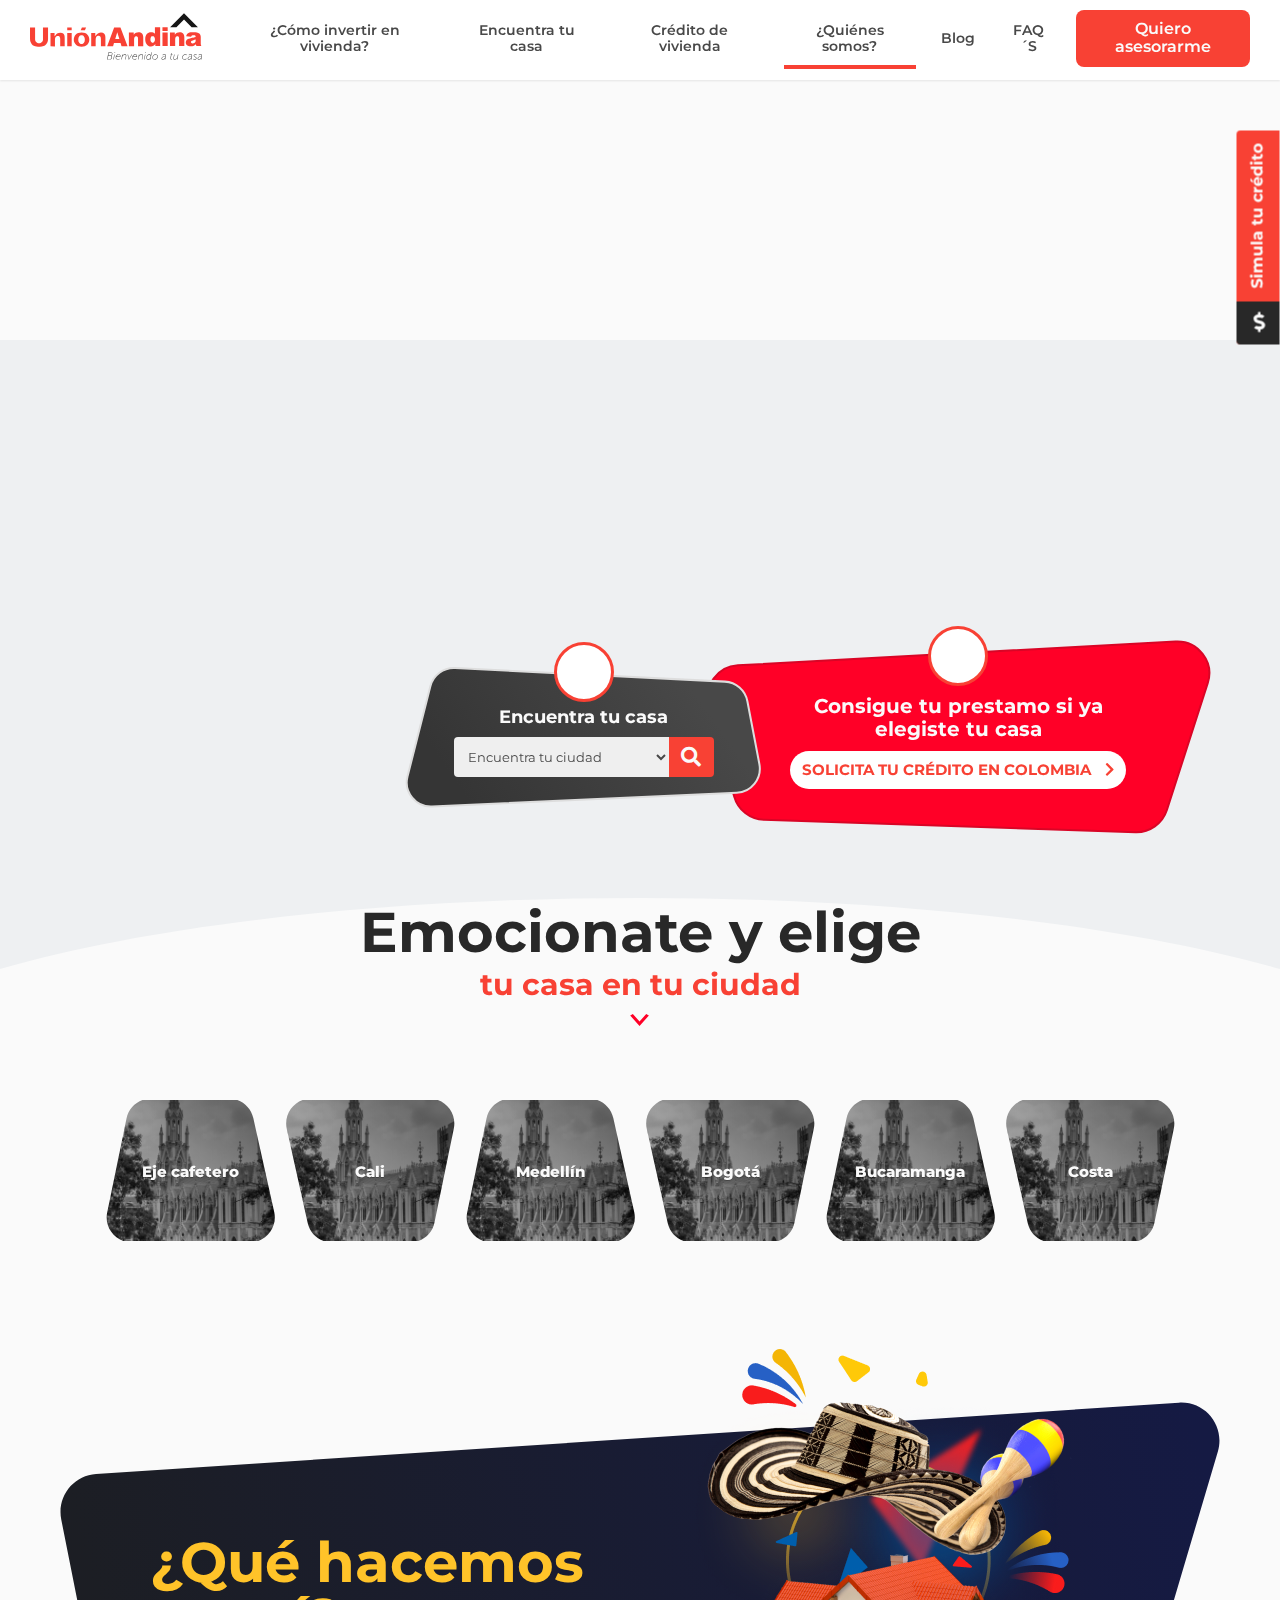
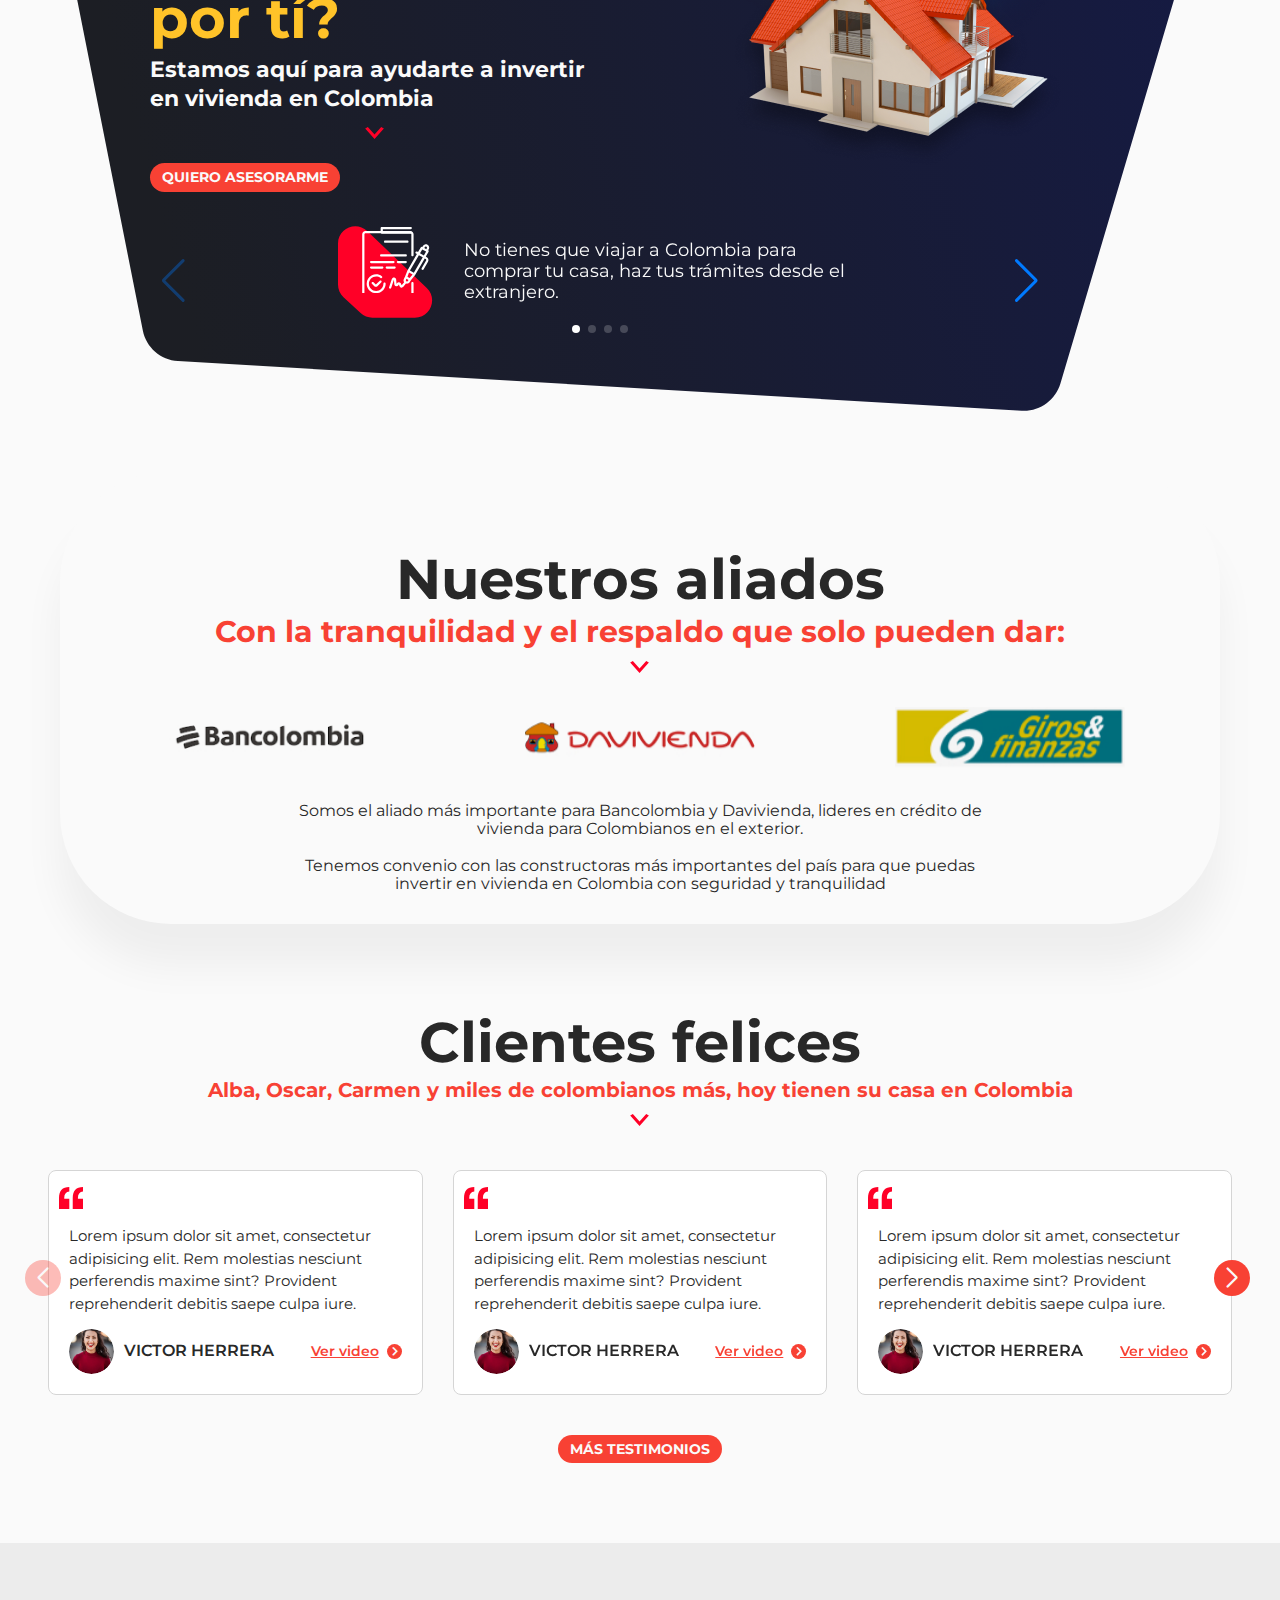
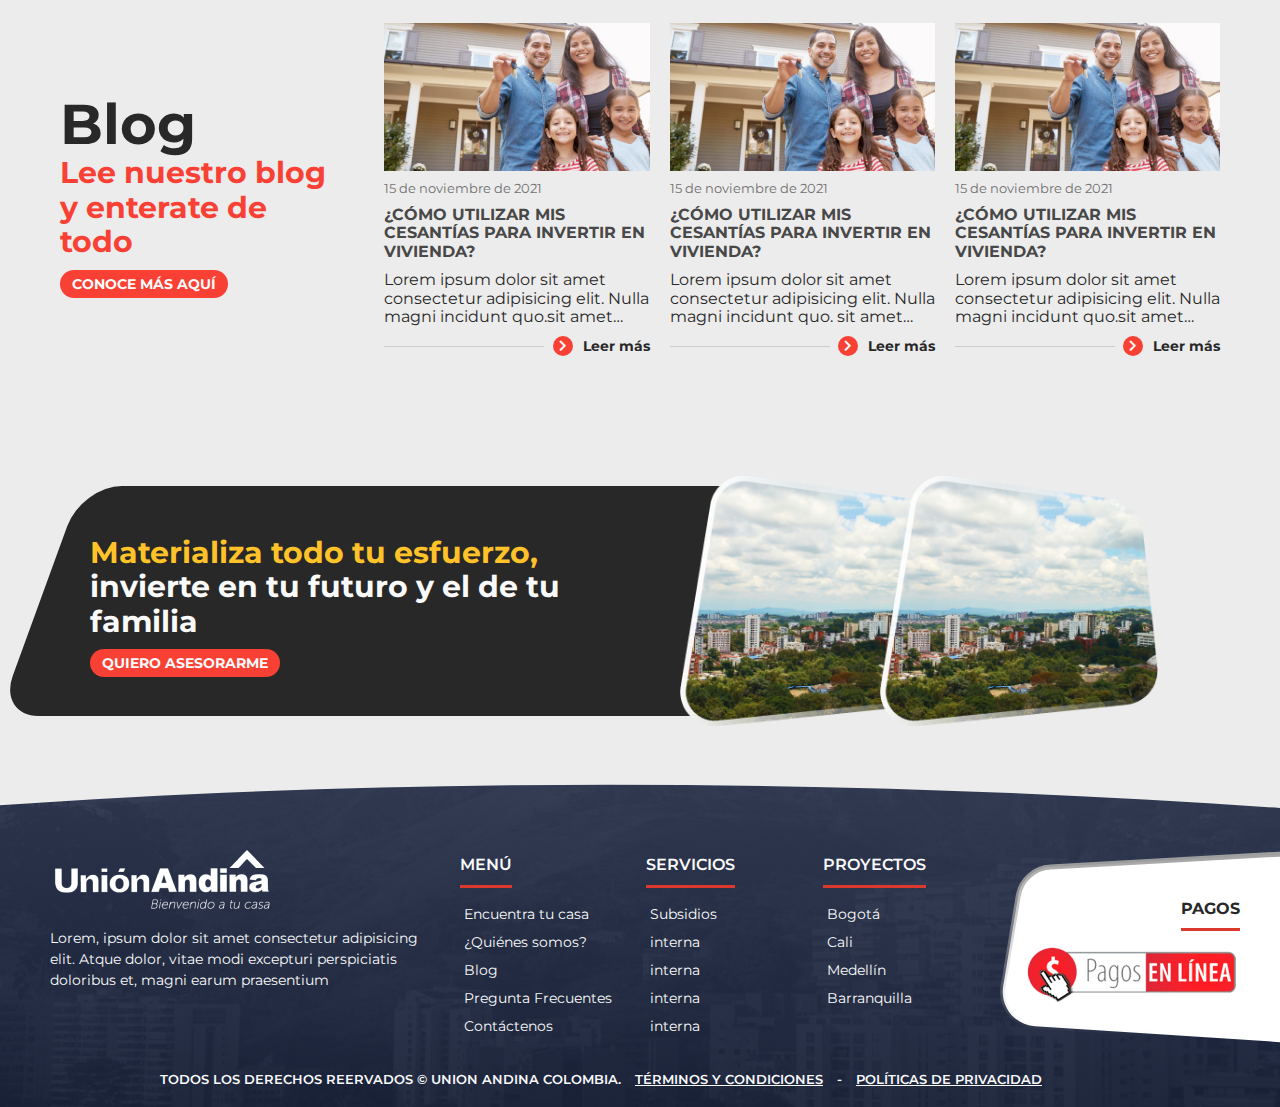
<file: index.html>
<!DOCTYPE html>
<html lang="en">
<head>
    <meta charset="UTF-8">
    <meta http-equiv="X-UA-Compatible" content="IE=edge">
    <meta name="viewport" content="width=device-width, initial-scale=1.0">
    <title>Union Andina 2</title>
    <link rel="preconnect" href="https://fonts.googleapis.com">
    <link rel="preconnect" href="https://fonts.gstatic.com" crossorigin>
    <link href="https://fonts.googleapis.com/css2?family=Montserrat:wght@300;400;600;700;900&display=swap" rel="stylesheet">
    <link rel="stylesheet" href="https://pro.fontawesome.com/releases/v5.10.0/css/all.css"/>    
    <link rel="stylesheet" href="./css/normalize.css"/>
    <link rel="stylesheet" href="./plugins/swiperSlider/swiper-bundle.min.css">
    <link rel="stylesheet" href="./css/style.css"/>
    <script src="https://ajax.googleapis.com/ajax/libs/jquery/3.6.0/jquery.min.js"></script>
    <?php wp_head(); ?>
</head>
<body>

    <!-- HEADER -->

    <header>
            <a class="side_button">
                <div class="cont_icon">
                    <span class="fas fa-dollar-sign"></span>
                </div>
                <div class="s_btn_txt_fixed">
                    Simula tu crédito
                </div>
            </a>
            <aside class="side_form" hidden>
                <button class="close_aside_form">
                    <span class="far fa-times"></span>
                </button>
                <a href="">
                    <img width="172" height="46" src="images/diseno/logo_UA_1.svg" alt="">
                </a>
                <form class="aside_form_credito" action="">
                    <div class="cont_input">
                        <input id="afc1" type="text" placeholder=" ">
                        <label for="afc1">Nombre</label>
                    </div>
                    <div class="cont_input">
                        <input id="afc2" type="text" placeholder=" ">
                        <label for="afc2">Apellido</label>
                    </div>
                    <div class="cont_input">
                        <input id="afc3" type="email" placeholder=" ">
                        <label for="afc3">Email</label>
                    </div>
                    <div class="col_div_forms1-3">
                        <div class="cont_input">
                            <select name="" id="">
                                <option value="" selected disabled>Prefijo país</option>
                                <option value="">+52</option>
                                <option value="">+53</option>
                                <option value="">+51</option>
                                <option value="">+52</option>
                                <option value="">+53</option>
                                <option value="">+51</option>
                                <option value="">+52</option>
                                <option value="">+53</option>
                                <option value="">+51</option>
                                <option value="">+52</option>
                                <option value="">+53</option>
                            </select>
                        </div>
                        <div class="cont_input">
                            <input id="afc4" type="tel" placeholder=" ">
                            <label for="afc4">Teléfono</label>
                        </div>
                    </div>
                    <div class="cont_input">
                        <select name="" id="">
                            <option value="" selected disabled>Ciudad de interés</option>
                            <option value="">Ciudad</option>
                            <option value="">Ciudad</option>
                            <option value="">Ciudad</option>
                            <option value="">Ciudad</option>
                            <option value="">Ciudad</option>
                            <option value="">Ciudad</option>
                            <option value="">Ciudad</option>
                        </select>
                    </div>
                    <div class="cont_input">
                        <select name="" id="">
                            <option value="" selected disabled>Paíse de residencia</option>
                            <option value="">Ciudad</option>
                            <option value="">Ciudad</option>
                            <option value="">Ciudad</option>
                            <option value="">Ciudad</option>
                            <option value="">Ciudad</option>
                            <option value="">Ciudad</option>
                            <option value="">Ciudad</option>
                        </select>
                    </div>
                    <div class="cont_input">
                        <select name="" id="">
                            <option value="" selected disabled>¿Qué necesitas?</option>
                            <option value="">Ciudad</option>
                            <option value="">Ciudad</option>
                            <option value="">Ciudad</option>
                            <option value="">Ciudad</option>
                        </select>
                    </div>
                    <div class="cont_term_send">
                        <div class="cont_terminos">
                            <input type="checkbox">
                            <label for="">Acepto los <a href="">Terminos y condiciones</a> </label>
                        </div>
                        <div class="cont_btn_contacto">
                            <a class="btn_red_m" href="">Quiero que me contacten <span class="fas fa-chevron-right"></span> </a>
                        </div>
                        <div class="txt_opcional_termin">
                            ó escoge tu mismo el día y la hora en la que quieres tu asesoría
                        </div>
                        <div class="cont_btn_cita">
                            <a class="btn_red_m" href="">Agenda tu cita aquí <span class="fas fa-chevron-right"></span> </a>
                        </div>
                        
                    </div>
                </form>
            </aside>
            <div class="cont_nav">
                <h1 class="logo_ua">
                    <a href="">
                        <img width="172" src="./images/diseno/logo_UA_1.svg" alt="">
                    </a>                
                </h1>
                <nav class="nav">
                    <ul class="navDesktop">
                        <li><a href="como_invertir.html">¿Cómo invertir en vivienda?</a></li>
                        <li><a href="encuentra_casa.html">Encuentra tu casa</a></li>
                        <li><a href="credito_vivienda.html">Crédito de vivienda</a></li>
                        <li><a class="active" href="quienes.html">¿Quiénes somos?</a></li>
                        <li><a href="blog.html">Blog</a></li>
                        <li><a href="faqs.html">FAQ´S</a></li>
                        <li><a class="btn_red_m" href="">Quiero asesorarme</a></li>
                    </ul>
                    <ul class="navMobile">
                        <li>
                            <a href="">
                                <span class="fal fa-phone-alt"></span>
                            </a>
                        </li>
                        <li>
                            <a href="">
                                <span class="fal fa-envelope"></span>
                            </a>
                        </li>
                        <li>
                            <a id="menu_mobile">
                                <span class="fas fa-bars"></span>
                            </a>
                            <span class="bg_dark"></span>
                        </li>
                    </ul>
                </nav>
                
            </div>
        
    </header>

    <main>
        <div class="spacer"></div>
        <section class="s_home_hero">
            <div class="cont_home_hero">
                <!-- Swiper -->
                <div class="swiper swiperHomeHero">
                    <div class="swiper-wrapper">
                        <div class="swiper-slide">
                            <div class="col_slider1" data-swiper-parallax="-200">
                                <h4 data-swiper-parallax-opacity="0.5" data-swiper-parallax-duration="800" data-swiper-parallax="-300">Construye patrimonio y Bienestar</h4>
                                <h1 data-swiper-parallax-opacity="0.5" data-swiper-parallax-duration="1000" data-swiper-parallax="-100">Invierte en <span> Colombia </span> desde el exterior</h1>
                                <div class="cont_aliados_header">
                                    <span>Aliado para colombinos en el exterior</span>
                                    <div class="cont_img_ext">                              
                                        <img width="124" height="33" src="images/diseno/01-home/bancolombia.jpg" alt="">
                                        <img width="124" height="33" src="images/diseno/01-home/giros.jpg" alt="">
                                        <img width="124" height="33" src="images/diseno/01-home/davivienda.jpg" alt="">
                                    </div>
                                </div>
                            </div>
                            <div class="col_slider_2">
                                <picture data-swiper-parallax="-80%">
                                    <img width="1920" height="1080" src="images/diseno/01-home/img_header_home.png" alt="">
                                </picture>
                            </div>
                        </div>

                        <div class="swiper-slide">
                            <div class="col_slider1" data-swiper-parallax="-200">
                                <h4 data-swiper-parallax-opacity="0.5" data-swiper-parallax-duration="800" data-swiper-parallax="-300">Construye patrimonio y Bienestar</h4>
                                <h1 data-swiper-parallax-opacity="0.5" data-swiper-parallax-duration="1000" data-swiper-parallax="-100">Invierte en <span> Colombia </span> desde el exterior</h1>
                                <div class="cont_aliados_header">
                                    <span>Aliado para colombinos en el exterior</span>
                                    <div class="cont_img_ext">                              
                                        <img width="124" height="33" src="images/diseno/01-home/bancolombia.jpg" alt="">
                                        <img width="124" height="33" src="images/diseno/01-home/giros.jpg" alt="">
                                        <img width="124" height="33" src="images/diseno/01-home/davivienda.jpg" alt="">
                                    </div>
                                </div>
                            </div>
                            <div class="col_slider_2">
                                <picture data-swiper-parallax="-80%">
                                    <img width="1920" height="1080" src="images/diseno/01-home/img_header_home.png" alt="">
                                </picture>
                            </div>
                        </div>

                        <div class="swiper-slide">
                            <div class="col_slider1" data-swiper-parallax="-200">
                                <h4 data-swiper-parallax-opacity="0.5" data-swiper-parallax-duration="800" data-swiper-parallax="-300">Construye patrimonio y Bienestar</h4>
                                <h1 data-swiper-parallax-opacity="0.5" data-swiper-parallax-duration="1000" data-swiper-parallax="-100">Invierte en <span> Colombia </span> desde el exterior</h1>
                                <div class="cont_aliados_header">
                                    <span>Aliado para colombinos en el exterior</span>
                                    <div class="cont_img_ext">                              
                                        <img width="124" height="33" src="images/diseno/01-home/bancolombia.jpg" alt="">
                                        <img width="124" height="33" src="images/diseno/01-home/giros.jpg" alt="">
                                        <img width="124" height="33" src="images/diseno/01-home/davivienda.jpg" alt="">
                                    </div>
                                </div>
                            </div>
                            <div class="col_slider_2">
                                <picture data-swiper-parallax="-80%">
                                    <img width="1920" height="1080" src="images/diseno/01-home/img_header_home.png" alt="">
                                </picture>
                            </div>
                        </div>

                    </div>
                    <div class="swiper-button-next"></div>
                    <div class="swiper-button-prev"></div>
                </div>
            </div>
            
        </section>
        <section class="s_filros_header">
            <span class="bg_color_curve">
                <img src="images/diseno/01-home/bg_color_curve_home.svg" alt="">
            </span>
            <div class="center">
                <div class="col_encuentra_casa">
                    <span class="far fa-home-alt"></span>
                    <h4>Encuentra tu casa</h4>
                    <div class="input_search">
                        <select name="" id="">
                            <option value="" selected disabled>Encuentra tu ciudad</option>
                            <option value="">Medellín</option>
                            <option value="">Bogotá</option>
                            <option value="">Cali</option>
                        </select>
                        <button type="submit">
                            <span class="fas fa-search"></span>
                        </button>
                    </div>
                </div>
                <div class="col_prestamo">
                    <span class="far fa-dollar-sign"></span>
                    <h4>Consigue tu prestamo si ya elegiste tu casa</h4>
                    <a href="" class="btn_white">SOLICITA TU CRÉDITO EN COLOMBIA <span class="fas fa-chevron-right"></span> </a>
                </div>
            </div>
            <div class="cont_titulo_ua">
                <h3>
                    Emocionate y elige <br>
                    <span>tu casa en tu ciudad</span>
                </h3>
            </div>
            <div class="cont_ciudades">
                
                <div class="card_ciudad">
                    <span class="card_c_tit_ext" for="">Eje cafetero</span>
                    <a class="link_card_ciudad" href="">
                        <span class="card_c_tit_int" for="">Eje cafetero</span>
                        <picture>
                            <span class="filter_dark"></span>
                            <img width="300" height="300" src="images/diseno/01-home/cali.jpg" alt="">
                        </picture>
                    </a>
                </div>

                <div class="card_ciudad">
                    <span class="card_c_tit_ext" for="">Cali</span>
                    <a class="link_card_ciudad rotate_mask" href="">
                        <span class="card_c_tit_int" for="">Cali</span>
                        <picture>
                            <span class="filter_dark"></span>
                            <img width="300" height="300" src="images/diseno/01-home/cali.jpg" alt="">
                        </picture>
                    </a>
                </div>

                <div class="card_ciudad">
                    <span class="card_c_tit_ext" for="">Medellín</span>
                    <a class="link_card_ciudad" href="">
                        <span class="card_c_tit_int" for="">Medellín</span>
                        <picture>
                            <span class="filter_dark"></span>
                            <img width="300" height="300" src="images/diseno/01-home/cali.jpg" alt="">
                        </picture>
                    </a>
                </div>

                <div class="card_ciudad">
                    <span class="card_c_tit_ext" for="">Bogotá</span>
                    <a class="link_card_ciudad rotate_mask" href="">
                        <span class="card_c_tit_int" for="">Bogotá</span>
                        <picture>
                            <span class="filter_dark"></span>
                            <img width="300" height="300" src="images/diseno/01-home/cali.jpg" alt="">
                        </picture>
                    </a>
                </div>

                <div class="card_ciudad">
                    <span class="card_c_tit_ext" for="">Bucaramanga</span>
                    <a class="link_card_ciudad " href="">
                        <span class="card_c_tit_int" for="">Bucaramanga</span>
                        <picture>
                            <span class="filter_dark"></span>
                            <img width="300" height="300" src="images/diseno/01-home/cali.jpg" alt="">
                        </picture>
                    </a>
                </div>

                <div class="card_ciudad">
                    <span class="card_c_tit_ext" for="">Costa</span>
                    <a class="link_card_ciudad rotate_mask" href="">
                        <span class="card_c_tit_int" for="">Costa</span>
                        <picture>
                            <span class="filter_dark"></span>
                            <img width="300" height="300" src="images/diseno/01-home/cali.jpg" alt="">
                        </picture>
                    </a>
                </div>

            </div>
        </section>

        <section class="s_invertir_col">
            <div class="center">
                <div class="cont_gen_invertir">
                    <picture class="">
                        <img src="images/diseno/01-home/s_casa.png" alt="">
                    </picture>
                    <div class="mask_gen_invert">
                        <div class="s_sect_mask1">
                            <div class="inner_col1">
                                <div class="cont_titulo_ua">
                                    <h3>
                                        ¿Qué hacemos por tí?<br>
                                        <span>Estamos aquí para ayudarte a invertir en vivienda en Colombia</span>
                                    </h3>
                                </div>
                                <a href="" class="btn_red_s"> Quiero asesorarme <span class="fas fa-chevron-right"></span> </a>
                            </div>
                            <div class="inner_col_2">
                                <span class="empty_img"></span>
                            </div>
                        </div>
                        <div class="s_sect_mask2">
                            <!-- Swiper -->
                            <div class="swiper swiperMaskInvertir">
                                <div class="swiper-wrapper">
                                    <div class="swiper-slide">
                                        <div class="cont_slider">
                                            <picture>
                                                <img width="61" height="57" src="images/diseno/01-home/i6.svg" alt="">
                                            </picture>
                                            <div class="">No tienes que viajar a Colombia para comprar tu casa, haz tus trámites desde el extranjero.</div>
                                        </div>
                                    </div>
                                    <div class="swiper-slide">
                                        <div class="cont_slider">
                                            <picture>
                                                <img width="61" height="57" src="images/diseno/01-home/i6.svg" alt="">
                                            </picture>
                                            <div class="">No tienes que viajar a Colombia para comprar tu casa, haz tus trámites desde el extranjero.</div>
                                        </div>
                                    </div>
                                    <div class="swiper-slide">
                                        <div class="cont_slider">
                                            <picture>
                                                <img width="61" height="57" src="images/diseno/01-home/i6.svg" alt="">
                                            </picture>
                                            <div class="">No tienes que viajar a Colombia para comprar tu casa, haz tus trámites desde el extranjero.</div>
                                        </div>
                                    </div>
                                    <div class="swiper-slide">
                                        <div class="cont_slider">
                                            <picture>
                                                <img width="61" height="57" src="images/diseno/01-home/i6.svg" alt="">
                                            </picture>
                                            <div class="">No tienes que viajar a Colombia para comprar tu casa, haz tus trámites desde el extranjero.</div>
                                        </div>
                                    </div>
                                </div>
                                <div class="swiper-button-next"></div>
                                <div class="swiper-button-prev"></div>
                                <div class="swiper-pagination"></div>
                            </div>
                        </div>
                    </div>
                </div>
            </div>
        </section>

        <section class="s_aliados">
            <div class="center">
                <div class="cont_gen_aliados">
                    <div class="cont_titulo_ua">
                        <h3>
                            Nuestros aliados <br>
                            <span>Con la tranquilidad y el respaldo que solo pueden dar:</span>
                        </h3>
                    </div>
                    <div class="cont_logos_s_aliados">
                        <picture>
                            <img width="253" height="63" src="images/diseno/01-home/bancolombia.jpg" alt="">
                        </picture>
                        <picture>
                            <img width="253" height="63" src="images/diseno/01-home/davivienda.jpg" alt="">
                        </picture>
                        <picture>
                            <img width="253" height="63" src="images/diseno/01-home/giros.jpg" alt="">
                        </picture>
                    </div>
                    <div class="cond_desc_s_aliados">
                        Somos el aliado más importante para Bancolombia y Davivienda,  lideres en crédito de vivienda para Colombianos en el exterior. <br><br>

Tenemos convenio con las constructoras más importantes del país para que puedas invertir en vivienda en Colombia con seguridad y tranquilidad 
                    </div>
                </div>
            </div>
        </section>

        <section class="s_clientes_felices">
            <div class="center">
                <div class="cont_titulo_ua">
                    <h3>
                        Clientes felices <br>
                        <span>Alba, Oscar, Carmen y miles de colombianos más, hoy tienen su casa en Colombia</span>
                    </h3>
                </div>
                <div class="cont_gen_cliente">
                    <!-- Swiper -->
                    <div class="swiper swiperClientesF">
                        <div class="swiper-wrapper">
                            <div class="swiper-slide">
                                <div class="card_clientes_f">
                                    <span class="quotes"><img width="26" height="24" src="images/diseno/01-home/quotes.svg" alt=""></span>
                                    <div class="txt_clientes_f">
                                        Lorem ipsum dolor sit amet, consectetur adipisicing elit. Rem molestias nesciunt perferendis maxime sint? Provident reprehenderit debitis saepe culpa iure.
                                    </div>
                                    <div class="info_card_clientes">
                                        <div class="cont_usuario_cliente">
                                            <picture>
                                                <img width="50" height="50" src="images/diseno/01-home/img_clientes.png" alt="">
                                            </picture>
                                            <label for="">Victor Herrera</label>
                                        </div>
                                        <a href="" class="vervideo">Ver video <span class="fas fa-chevron-right"></span> </a>
                                    </div>
                                </div>
                            </div>
                            <div class="swiper-slide">
                                <div class="card_clientes_f">
                                    <span class="quotes"><img width="26" height="24" src="images/diseno/01-home/quotes.svg" alt=""></span>
                                    <div class="txt_clientes_f">
                                        Lorem ipsum dolor sit amet, consectetur adipisicing elit. Rem molestias nesciunt perferendis maxime sint? Provident reprehenderit debitis saepe culpa iure.
                                    </div>
                                    <div class="info_card_clientes">
                                        <div class="cont_usuario_cliente">
                                            <picture>
                                                <img width="50" height="50" src="images/diseno/01-home/img_clientes.png" alt="">
                                            </picture>
                                            <label for="">Victor Herrera</label>
                                        </div>
                                        <a href="" class="vervideo">Ver video <span class="fas fa-chevron-right"></span> </a>
                                    </div>
                                </div>
                            </div>
                            <div class="swiper-slide">
                                <div class="card_clientes_f">
                                    <span class="quotes"><img width="26" height="24" src="images/diseno/01-home/quotes.svg" alt=""></span>
                                    <div class="txt_clientes_f">
                                        Lorem ipsum dolor sit amet, consectetur adipisicing elit. Rem molestias nesciunt perferendis maxime sint? Provident reprehenderit debitis saepe culpa iure.
                                    </div>
                                    <div class="info_card_clientes">
                                        <div class="cont_usuario_cliente">
                                            <picture>
                                                <img width="50" height="50" src="images/diseno/01-home/img_clientes.png" alt="">
                                            </picture>
                                            <label for="">Victor Herrera</label>
                                        </div>
                                        <a href="" class="vervideo">Ver video <span class="fas fa-chevron-right"></span> </a>
                                    </div>
                                </div>
                            </div>
                            <div class="swiper-slide">
                                <div class="card_clientes_f">
                                    <span class="quotes"><img width="26" height="24" src="images/diseno/01-home/quotes.svg" alt=""></span>
                                    <div class="txt_clientes_f">
                                        Lorem ipsum dolor sit amet, consectetur adipisicing elit. Rem molestias nesciunt perferendis maxime sint? Provident reprehenderit debitis saepe culpa iure.
                                    </div>
                                    <div class="info_card_clientes">
                                        <div class="cont_usuario_cliente">
                                            <picture>
                                                <img width="50" height="50" src="images/diseno/01-home/img_clientes.png" alt="">
                                            </picture>
                                            <label for="">Victor Herrera</label>
                                        </div>
                                        <a href="" class="vervideo">Ver video <span class="fas fa-chevron-right"></span> </a>
                                    </div>
                                </div>
                            </div>
                            <div class="swiper-slide">
                                <div class="card_clientes_f">
                                    <span class="quotes"><img width="26" height="24" src="images/diseno/01-home/quotes.svg" alt=""></span>
                                    <div class="txt_clientes_f">
                                        Lorem ipsum dolor sit amet, consectetur adipisicing elit. Rem molestias nesciunt perferendis maxime sint? Provident reprehenderit debitis saepe culpa iure.
                                    </div>
                                    <div class="info_card_clientes">
                                        <div class="cont_usuario_cliente">
                                            <picture>
                                                <img width="50" height="50" src="images/diseno/01-home/img_clientes.png" alt="">
                                            </picture>
                                            <label for="">Victor Herrera</label>
                                        </div>
                                        <a href="" class="vervideo">Ver video <span class="fas fa-chevron-right"></span> </a>
                                    </div>
                                </div>
                            </div>
                            <div class="swiper-slide">
                                <div class="card_clientes_f">
                                    <span class="quotes"><img width="26" height="24" src="images/diseno/01-home/quotes.svg" alt=""></span>
                                    <div class="txt_clientes_f">
                                        Lorem ipsum dolor sit amet, consectetur adipisicing elit. Rem molestias nesciunt perferendis maxime sint? Provident reprehenderit debitis saepe culpa iure.
                                    </div>
                                    <div class="info_card_clientes">
                                        <div class="cont_usuario_cliente">
                                            <picture>
                                                <img width="50" height="50" src="images/diseno/01-home/img_clientes.png" alt="">
                                            </picture>
                                            <label for="">Victor Herrera</label>
                                        </div>
                                        <a href="" class="vervideo">Ver video <span class="fas fa-chevron-right"></span> </a>
                                    </div>
                                </div>
                            </div>
                        </div>
                        <div class="swiper-button-next"></div>
                        <div class="swiper-button-prev"></div>
                    </div>
                    <div class="btn_testimonios">
                        <a href="" class="btn_red_s">MÁS TESTIMONIOS <span class="fas fa-chevron-right"></span> </a>
                    </div>
                </div>
            </div>
        </section>

        <section class="s_blog">
            <div class="center">
                <div class="cont_section_blog">
                    <div class="col_s_blog_desc">
                        <h3>
                            Blog <br>
                            <span>Lee nuestro blog y enterate de todo</span>
                        </h3>
                        <a class="btn_red_s" href="">CONOCE MÁS AQUÍ <span class="fas fa-chevron-right"></span> </a>

                    </div>
                    <div class="col_s_cardblog">
                        <div class="card_blog">
                            <a class="img_blog_card" href="">
                                <img width="305" height="148" src="images/diseno/01-home/img_blog.jpg" alt="">
                            </a>
                            <div class="content_card_blog">
                                <div class="card_fecha_blog">15 de noviembre de 2021</div>
                                <a class="tit_nota_card" href="">¿Cómo utilizar mis Cesantías para invertir en vivienda?</a>
                                <div class="desc_card_blog">
                                    Lorem ipsum dolor sit amet consectetur adipisicing elit. Nulla magni incidunt quo.sit amet consectetur adipisicing elit. Nulla magni incidunt quo.
                                </div>
                                <div class="btn_card_blog">
                                    <a class="leermas" href=""> <span class="fas fa-chevron-right"></span> Leer más</a>
                                </div>
                            </div>
                        </div>
                        <div class="card_blog">
                            <a class="img_blog_card" href="">
                                <img width="305" height="148" src="images/diseno/01-home/img_blog.jpg" alt="">
                            </a>
                            <div class="content_card_blog">
                                <div class="card_fecha_blog">15 de noviembre de 2021</div>
                                <a class="tit_nota_card" href="">¿Cómo utilizar mis Cesantías para invertir en vivienda?</a>
                                <div class="desc_card_blog">
                                    Lorem ipsum dolor sit amet consectetur adipisicing elit. Nulla magni incidunt quo. sit amet consectetur adipisicing elit. Nulla magni incidunt quo.
                                </div>
                                <div class="btn_card_blog">
                                    <a class="leermas" href=""> <span class="fas fa-chevron-right"></span> Leer más</a>
                                </div>
                            </div>
                        </div>
                        <div class="card_blog">
                            <a class="img_blog_card" href="">
                                <img width="305" height="148" src="images/diseno/01-home/img_blog.jpg" alt="">
                            </a>
                            <div class="content_card_blog">
                                <div class="card_fecha_blog">15 de noviembre de 2021</div>
                                <a class="tit_nota_card" href="">¿Cómo utilizar mis Cesantías para invertir en vivienda?</a>
                                <div class="desc_card_blog">
                                    Lorem ipsum dolor sit amet consectetur adipisicing elit. Nulla magni incidunt quo.sit amet consectetur adipisicing elit. Nulla magni incidunt quo.
                                </div>
                                <div class="btn_card_blog">
                                    <a class="leermas" href=""> <span class="fas fa-chevron-right"></span> Leer más</a>
                                </div>
                            </div>
                        </div>
                    </div>
                </div>
            </div>
        </section> 

        <section class="s_llamado_futuro">
            <div class="center">
                <div class="cont_llamado_f">
                    <div class="cont_desc_llamado">
                        <span class="form_bg"></span>
                        <h3><span>Materializa todo tu esfuerzo,</span>invierte en tu futuro y el de tu familia</h3>
                        <a class="btn_red_s" href="">QUIERO ASESORARME <span class="fas fa-chevron-right"></span> </a>
                    </div>
                    <picture class="img1">
                        <img width="278" height="308" src="images/diseno/01-home/img_invierte_futuro.png" alt="">
                    </picture>
                    <picture class="img2">
                        <img width="278" height="308" src="images/diseno/01-home/img_invierte_futuro.png" alt="">
                    </picture>
                </div>
            </div>
        </section>
        
    </main>

    <footer>
        
        <script src="./plugins/swiperSlider/swiper-bundle.min.js"></script>
        <script src="./js/main.js"></script>

        
        <div class="cont_footer">
            <div class="col_footer">
                <a href="">
                    <img width="224" height="67" src="images/diseno/Logo_blanco.png" alt="">
                </a>
                <h1 class="txt_seo_footer">
                    Lorem, ipsum dolor sit amet consectetur adipisicing elit. Atque dolor, vitae modi excepturi perspiciatis doloribus et, magni earum praesentium
                </h1>
            </div>
            <div class="col_footer">
                <h5>MENÚ</h5>
                <ul>
                    <li> <a href="">Encuentra tu casa</a> </li>
                    <li> <a href="">¿Quiénes somos?</a> </li>
                    <li> <a href="">Blog</a> </li>
                    <li> <a href="">Pregunta Frecuentes</a> </li>
                    <li> <a href="">Contáctenos</a> </li>
                </ul>
            </div>
            <div class="col_footer">
                <h5>Servicios</h5>
                <ul>
                    <li> <a href="">Subsidios</a> </li>
                    <li> <a href="">interna</a> </li>
                    <li> <a href="">interna</a> </li>
                    <li> <a href="">interna</a> </li>
                    <li> <a href="">interna</a> </li>
                </ul>
            </div>
            <div class="col_footer">
                <h5>PROYECTOS</h5>
                <ul>
                    <li> <a href="">Bogotá</a> </li>
                    <li> <a href="">Cali</a> </li>
                    <li> <a href="">Medellín</a> </li>
                    <li> <a href="">Barranquilla</a> </li>
                </ul>
            </div>
            <div class="col_footer cont_footer_pago">
                <h5>Pagos</h5>
                <a href="">
                    <img width="216" height="63" src="images/diseno/btn_pago_enlinea.png" alt="">
                </a>
            </div>
        </div>
        <div class="center">

            <div class="sub_footer">
                <span>TODOS LOS DERECHOS REERVADOS © UNION ANDINA COLOMBIA.</span>
                <a href="">Términos y condiciones</a>
                <span> - </span>
                <a href="">políticas de privacidad</a>
                <div class="cont_redes_footer">
                    <a href=""><span class="far fa-facebook-f"></span></a>
                    <a href=""><span class="far fa-instagram"></span></a>
                    <a href=""><span class="far fa-youtube"></span></a>
                    <a href=""><span class="far fa-linkedin-in"></span></a>
                </div>
            </div>
        </div>

        
    </footer>

    
</body>
</html>
</file>
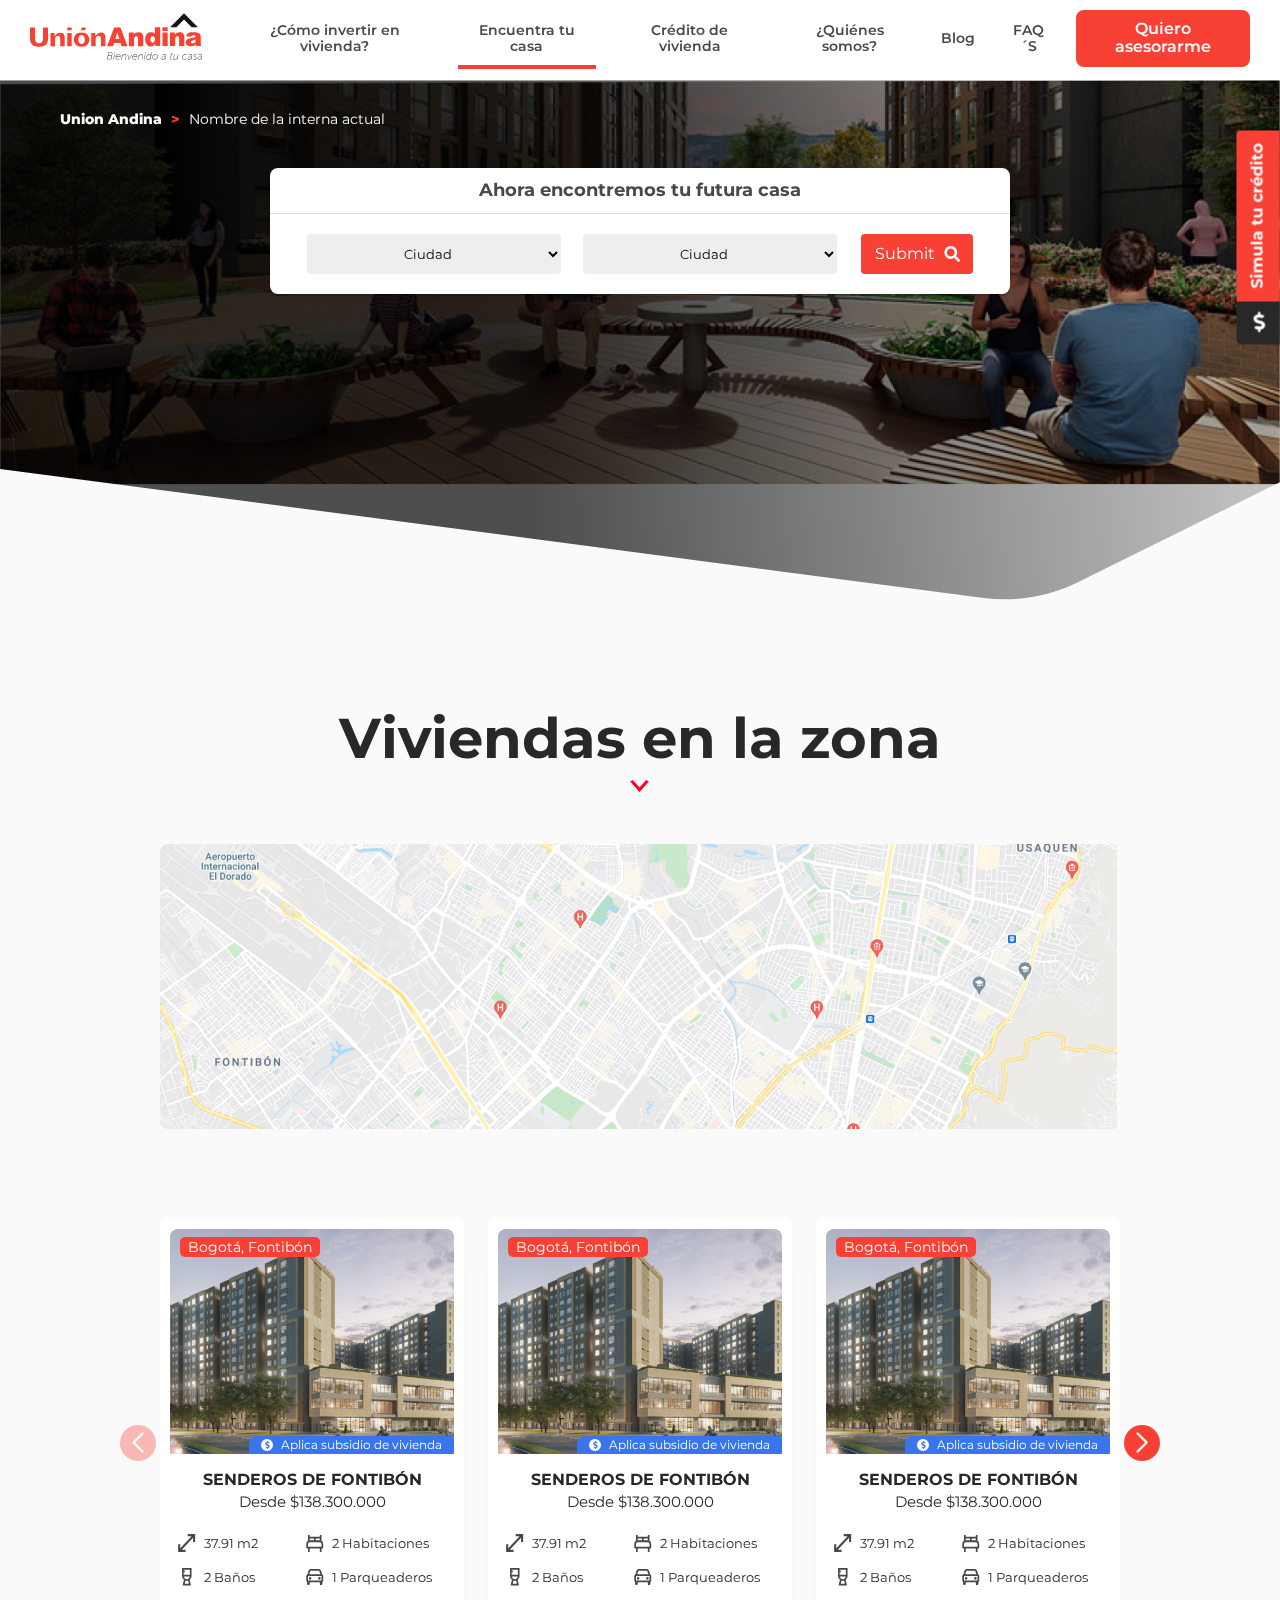
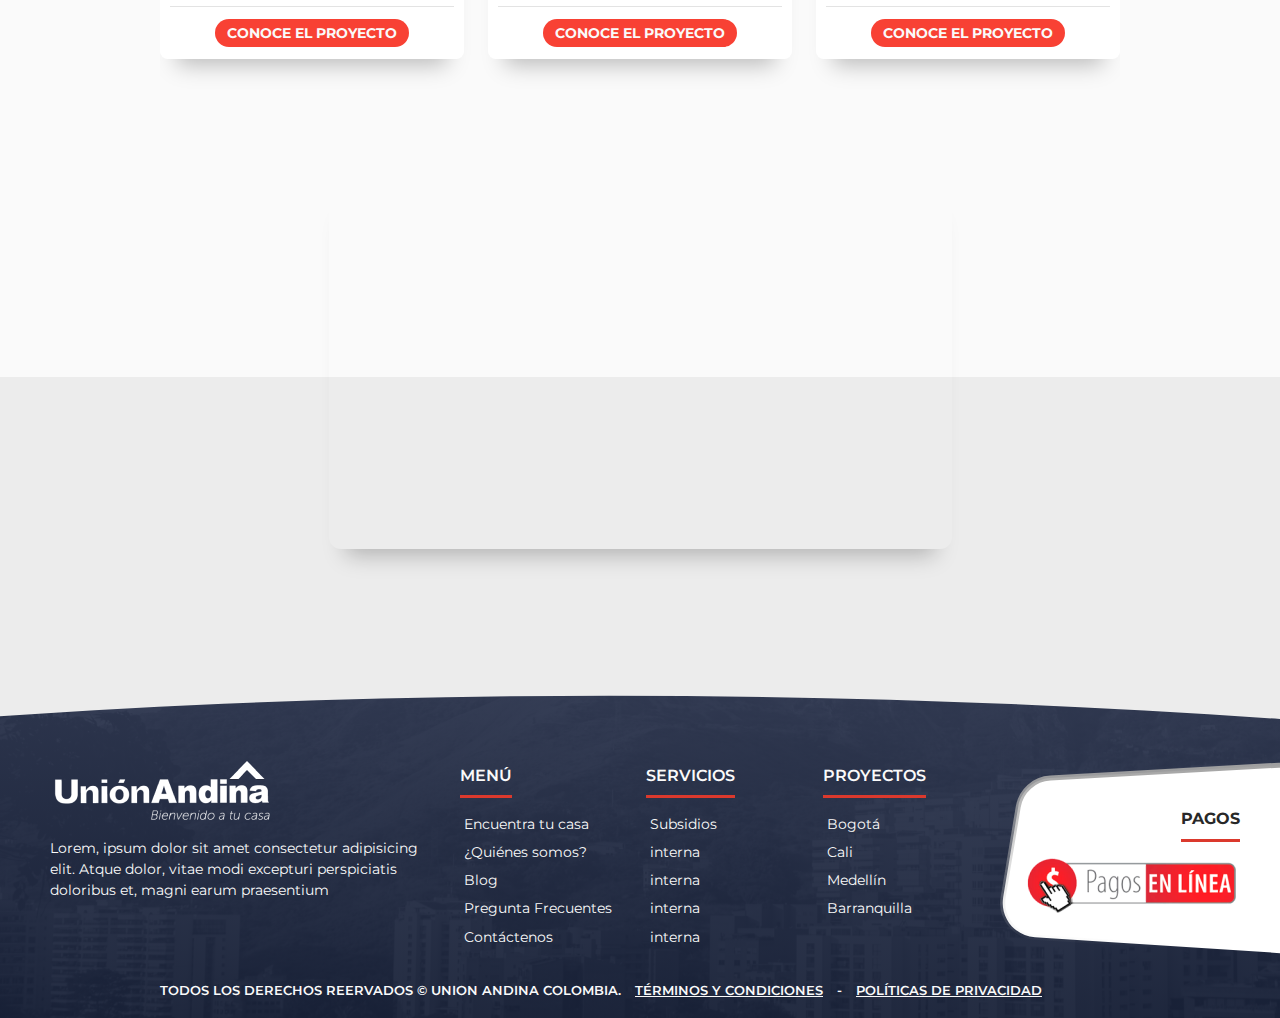
<file: encuentra_casa.html>
<!DOCTYPE html>
<html lang="en">
<head>
    <meta charset="UTF-8">
    <meta http-equiv="X-UA-Compatible" content="IE=edge">
    <meta name="viewport" content="width=device-width, initial-scale=1.0">
    <title>Union Andina 2</title>
    <link rel="preconnect" href="https://fonts.googleapis.com">
    <link rel="preconnect" href="https://fonts.gstatic.com" crossorigin>
    <link href="https://fonts.googleapis.com/css2?family=Montserrat:wght@300;400;600;700;900&display=swap" rel="stylesheet">
    <link rel="stylesheet" href="https://pro.fontawesome.com/releases/v5.10.0/css/all.css"/>    
    <link rel="stylesheet" href="./css/normalize.css"/>
    <link rel="stylesheet" href="./plugins/swiperSlider/swiper-bundle.min.css">
    <link rel="stylesheet" href="./css/style.css"/>
    <?php wp_head(); ?>
</head>
<body>

    <!-- HEADER -->

    <header>
            <a class="side_button">
                <div class="cont_icon">
                    <span class="fas fa-dollar-sign"></span>
                </div>
                <div class="s_btn_txt_fixed">
                    Simula tu crédito
                </div>
            </a>
            <aside class="side_form" hidden>
                <button class="close_aside_form">
                    <span class="far fa-times"></span>
                </button>
                <a href="">
                    <img width="172" height="46" src="images/diseno/logo_UA_1.svg" alt="">
                </a>
                <form class="aside_form_credito" action="">
                    <div class="cont_input">
                        <input id="afc1" type="text" placeholder=" ">
                        <label for="afc1">Nombre</label>
                    </div>
                    <div class="cont_input">
                        <input id="afc2" type="text" placeholder=" ">
                        <label for="afc2">Apellido</label>
                    </div>
                    <div class="cont_input">
                        <input id="afc3" type="email" placeholder=" ">
                        <label for="afc3">Email</label>
                    </div>
                    <div class="col_div_forms1-3">
                        <div class="cont_input">
                            <select name="" id="">
                                <option value="" selected disabled>Prefijo país</option>
                                <option value="">+52</option>
                                <option value="">+53</option>
                                <option value="">+51</option>
                                <option value="">+52</option>
                                <option value="">+53</option>
                                <option value="">+51</option>
                                <option value="">+52</option>
                                <option value="">+53</option>
                                <option value="">+51</option>
                                <option value="">+52</option>
                                <option value="">+53</option>
                            </select>
                        </div>
                        <div class="cont_input">
                            <input id="afc4" type="tel" placeholder=" ">
                            <label for="afc4">Teléfono</label>
                        </div>
                    </div>
                    <div class="cont_input">
                        <select name="" id="">
                            <option value="" selected disabled>Ciudad de interés</option>
                            <option value="">Ciudad</option>
                            <option value="">Ciudad</option>
                            <option value="">Ciudad</option>
                            <option value="">Ciudad</option>
                            <option value="">Ciudad</option>
                            <option value="">Ciudad</option>
                            <option value="">Ciudad</option>
                        </select>
                    </div>
                    <div class="cont_input">
                        <select name="" id="">
                            <option value="" selected disabled>Paíse de residencia</option>
                            <option value="">Ciudad</option>
                            <option value="">Ciudad</option>
                            <option value="">Ciudad</option>
                            <option value="">Ciudad</option>
                            <option value="">Ciudad</option>
                            <option value="">Ciudad</option>
                            <option value="">Ciudad</option>
                        </select>
                    </div>
                    <div class="cont_input">
                        <select name="" id="">
                            <option value="" selected disabled>¿Qué necesitas?</option>
                            <option value="">Ciudad</option>
                            <option value="">Ciudad</option>
                            <option value="">Ciudad</option>
                            <option value="">Ciudad</option>
                        </select>
                    </div>
                    <div class="cont_term_send">
                        <div class="cont_terminos">
                            <input type="checkbox">
                            <label for="">Acepto los <a href="">Terminos y condiciones</a> </label>
                        </div>
                        <div class="cont_btn_contacto">
                            <a class="btn_red_m" href="">Quiero que me contacten <span class="fas fa-chevron-right"></span> </a>
                        </div>
                        <div class="txt_opcional_termin">
                            ó escoge tu mismo el día y la hora en la que quieres tu asesoría
                        </div>
                        <div class="cont_btn_cita">
                            <a class="btn_red_m" href="">Agenda tu cita aquí <span class="fas fa-chevron-right"></span> </a>
                        </div>
                        
                    </div>
                </form>
            </aside>
            <div class="cont_nav">
                <h1 class="logo_ua">
                    <a href="">
                        <img width="172" src="./images/diseno/logo_UA_1.svg" alt="">
                    </a>                
                </h1>
                <nav class="nav">
                    <ul class="navDesktop">
                        <li><a href="como_invertir.html">¿Cómo invertir en vivienda?</a></li>
                        <li><a class="active" href="encuentra_casa.html">Encuentra tu casa</a></li>
                        <li><a href="credito_vivienda.html">Crédito de vivienda</a></li>
                        <li><a href="quienes.html">¿Quiénes somos?</a></li>
                        <li><a href="blog.html">Blog</a></li>
                        <li><a href="faqs.html">FAQ´S</a></li>
                        <li><a class="btn_red_m" href="">Quiero asesorarme</a></li>
                    </ul>
                    <ul class="navMobile">
                        <li>
                            <a href="">
                                <span class="fal fa-phone-alt"></span>
                            </a>
                        </li>
                        <li>
                            <a href="">
                                <span class="fal fa-envelope"></span>
                            </a>
                        </li>
                        <li>
                            <a id="menu_mobile">
                                <span class="fas fa-bars"></span>
                            </a>
                            <span class="bg_dark"></span>
                        </li>
                    </ul>
                </nav>
                
            </div>
        
    </header>

    <main>
        <div class="spacer"></div>
        <section class="s_header_page">
            <span class="filter_gradient"></span>
            <picture>
                <img width="1440" height="600" src="images/diseno/05-encuentra/img_header.jpg" alt="">
            </picture>
            <div class="center">
                <div class="cont_header_page">

                    <div class="miga">
                        <a href="">Union Andina</a>
                        <span> > </span>
                        <a href="">Nombre de la interna actual</a>
                    </div>

                    <div class="cnt_gen_buscador">
                        <div class="h_buscador_casa">Ahora encontremos tu futura casa</div>
                        <form class="form_duscar_casa">
                            <div class="campos_form_buscar_casa">
                                <div class="cnt_campo_form w_50">
                                    <div class="cont_input">
                                        <select name="" id="">
                                            <option value="" selected disabled>Ciudad </option>
                                            <option value="">Ciudad</option>
                                        </select>
                                    </div>
                                </div>
                                <div class="cnt_campo_form w_50">
                                    <div class="cont_input">
                                        <select name="" id="">
                                            <option value="" selected disabled>Ciudad </option>
                                            <option value="">Ciudad</option>
                                        </select>
                                    </div>
                                </div>
                            </div>
                            <input type="submit" class="btn_buscar_casa"/>
                        </form>
                    </div>
                </div>
            </div>
        </section>   
        
        <section class="s_viv_zona">
            <div class="center">
                
                <div class="cont_titulo_ua">
                    <h3>
                        Viviendas en la zona <br>
                    </h3>
                </div>
                
                <div class="cont_mapa_viv_zona">
                    <img src="images/diseno/05-encuentra/map.jpg" />
                </div>
                
                <div class="cont_carr_viv_zona">
                    <div class="swiper-container">
                        <div class="swiper-wrapper">
                            <div class="swiper-slide">
                                <div class="card_viv_zona">
                                    <a href="interna_proyecto.html" class="cnt_img_card_viv_zona">
                                        <picture class="img_card_viv_zona">
                                            <img src="images/diseno/05-encuentra/img_vivienda.jpg" width="286" height="225" alt="" title=""/>
                                        </picture>
                                        <div class="ubicacion_card_viv_zona">Bogotá, Fontibón</div>
                                        <div class="sub_card_viv_zona">
                                            <i class="fas fa-dollar-sign"></i>
                                            Aplica subsidio de vivienda
                                        </div>
                                    </a>
                                    <div class="inf_card_viv_zona">
                                        <div class="h_card_viv_zona">
                                            Senderos de Fontibón
                                        </div>
                                        <div class="precio_card_viv_zona">
                                            Desde  $138.300.000
                                        </div>                                        
                                        <div class="cnt_itm_desc_card_viv_zona">
                                            <span class="ic_desc">
                                                <img src="images/diseno/05-encuentra/ic_area.svg"/>
                                            </span> 
                                            <span class="txt_desc">37.91 m2</span>
                                        </div>
                                        <div class="cnt_itm_desc_card_viv_zona">
                                            <span class="ic_desc">
                                                <img src="images/diseno/05-encuentra/ic_cama.svg"/>
                                            </span> 
                                            <span class="txt_desc">2 Habitaciones</span>
                                        </div>
                                        <div class="cnt_itm_desc_card_viv_zona">
                                            <span class="ic_desc">
                                                <img src="images/diseno/05-encuentra/ic_bano.svg"/>
                                            </span> 
                                            <span class="txt_desc">2 Baños</span>
                                        </div>
                                        <div class="cnt_itm_desc_card_viv_zona">
                                            <span class="ic_desc">
                                                <img src="images/diseno/05-encuentra/ic_car.svg"/>
                                            </span> 
                                            <span class="txt_desc">1 Parqueaderos</span>
                                        </div>
                                    </div>
                                    <a href="interna_proyecto.html" class="btn_red_s btn_card_viv_zona">
                                        CONOCE EL PROYECTO
                                        <span class="fas fa-chevron-right"></span>
                                    </a>
                                </div>
                            </div>
                            <div class="swiper-slide">
                                <div class="card_viv_zona">
                                    <a href="interna_proyecto.html" class="cnt_img_card_viv_zona">
                                        <picture class="img_card_viv_zona">
                                            <img src="images/diseno/05-encuentra/img_vivienda.jpg" width="286" height="225" alt="" title=""/>
                                        </picture>
                                        <div class="ubicacion_card_viv_zona">Bogotá, Fontibón</div>
                                        <div class="sub_card_viv_zona">
                                            <i class="fas fa-dollar-sign"></i>
                                            Aplica subsidio de vivienda
                                        </div>
                                    </a>
                                    <div class="inf_card_viv_zona">
                                        <div class="h_card_viv_zona">
                                            Senderos de Fontibón
                                        </div>
                                        <div class="precio_card_viv_zona">
                                            Desde  $138.300.000
                                        </div>                                        
                                        <div class="cnt_itm_desc_card_viv_zona">
                                            <span class="ic_desc">
                                                <img src="images/diseno/05-encuentra/ic_area.svg"/>
                                            </span> 
                                            <span class="txt_desc">37.91 m2</span>
                                        </div>
                                        <div class="cnt_itm_desc_card_viv_zona">
                                            <span class="ic_desc">
                                                <img src="images/diseno/05-encuentra/ic_cama.svg"/>
                                            </span> 
                                            <span class="txt_desc">2 Habitaciones</span>
                                        </div>
                                        <div class="cnt_itm_desc_card_viv_zona">
                                            <span class="ic_desc">
                                                <img src="images/diseno/05-encuentra/ic_bano.svg"/>
                                            </span> 
                                            <span class="txt_desc">2 Baños</span>
                                        </div>
                                        <div class="cnt_itm_desc_card_viv_zona">
                                            <span class="ic_desc">
                                                <img src="images/diseno/05-encuentra/ic_car.svg"/>
                                            </span> 
                                            <span class="txt_desc">1 Parqueaderos</span>
                                        </div>
                                    </div>
                                    <a href="interna_proyecto.html" class="btn_red_s btn_card_viv_zona">
                                        CONOCE EL PROYECTO
                                        <span class="fas fa-chevron-right"></span>
                                    </a>
                                </div>
                            </div>
                            <div class="swiper-slide">
                                <div class="card_viv_zona">
                                    <a href="interna_proyecto.html" class="cnt_img_card_viv_zona">
                                        <picture class="img_card_viv_zona">
                                            <img src="images/diseno/05-encuentra/img_vivienda.jpg" width="286" height="225" alt="" title=""/>
                                        </picture>
                                        <div class="ubicacion_card_viv_zona">Bogotá, Fontibón</div>
                                        <div class="sub_card_viv_zona">
                                            <i class="fas fa-dollar-sign"></i>
                                            Aplica subsidio de vivienda
                                        </div>
                                    </a>
                                    <div class="inf_card_viv_zona">
                                        <div class="h_card_viv_zona">
                                            Senderos de Fontibón
                                        </div>
                                        <div class="precio_card_viv_zona">
                                            Desde  $138.300.000
                                        </div>                                        
                                        <div class="cnt_itm_desc_card_viv_zona">
                                            <span class="ic_desc">
                                                <img src="images/diseno/05-encuentra/ic_area.svg"/>
                                            </span> 
                                            <span class="txt_desc">37.91 m2</span>
                                        </div>
                                        <div class="cnt_itm_desc_card_viv_zona">
                                            <span class="ic_desc">
                                                <img src="images/diseno/05-encuentra/ic_cama.svg"/>
                                            </span> 
                                            <span class="txt_desc">2 Habitaciones</span>
                                        </div>
                                        <div class="cnt_itm_desc_card_viv_zona">
                                            <span class="ic_desc">
                                                <img src="images/diseno/05-encuentra/ic_bano.svg"/>
                                            </span> 
                                            <span class="txt_desc">2 Baños</span>
                                        </div>
                                        <div class="cnt_itm_desc_card_viv_zona">
                                            <span class="ic_desc">
                                                <img src="images/diseno/05-encuentra/ic_car.svg"/>
                                            </span> 
                                            <span class="txt_desc">1 Parqueaderos</span>
                                        </div>
                                    </div>
                                    <a href="interna_proyecto.html" class="btn_red_s btn_card_viv_zona">
                                        CONOCE EL PROYECTO
                                        <span class="fas fa-chevron-right"></span>
                                    </a>
                                </div>
                            </div>
                            <div class="swiper-slide">
                                <div class="card_viv_zona">
                                    <a href="interna_proyecto.html" class="cnt_img_card_viv_zona">
                                        <picture class="img_card_viv_zona">
                                            <img src="images/diseno/05-encuentra/img_vivienda.jpg" width="286" height="225" alt="" title=""/>
                                        </picture>
                                        <div class="ubicacion_card_viv_zona">Bogotá, Fontibón</div>
                                        <div class="sub_card_viv_zona">
                                            <i class="fas fa-dollar-sign"></i>
                                            Aplica subsidio de vivienda
                                        </div>
                                    </a>
                                    <div class="inf_card_viv_zona">
                                        <div class="h_card_viv_zona">
                                            Senderos de Fontibón
                                        </div>
                                        <div class="precio_card_viv_zona">
                                            Desde  $138.300.000
                                        </div>                                        
                                        <div class="cnt_itm_desc_card_viv_zona">
                                            <span class="ic_desc">
                                                <img src="images/diseno/05-encuentra/ic_area.svg"/>
                                            </span> 
                                            <span class="txt_desc">37.91 m2</span>
                                        </div>
                                        <div class="cnt_itm_desc_card_viv_zona">
                                            <span class="ic_desc">
                                                <img src="images/diseno/05-encuentra/ic_cama.svg"/>
                                            </span> 
                                            <span class="txt_desc">2 Habitaciones</span>
                                        </div>
                                        <div class="cnt_itm_desc_card_viv_zona">
                                            <span class="ic_desc">
                                                <img src="images/diseno/05-encuentra/ic_bano.svg"/>
                                            </span> 
                                            <span class="txt_desc">2 Baños</span>
                                        </div>
                                        <div class="cnt_itm_desc_card_viv_zona">
                                            <span class="ic_desc">
                                                <img src="images/diseno/05-encuentra/ic_car.svg"/>
                                            </span> 
                                            <span class="txt_desc">1 Parqueaderos</span>
                                        </div>
                                    </div>
                                    <a href="interna_proyecto.html" class="btn_red_s btn_card_viv_zona">
                                        CONOCE EL PROYECTO
                                        <span class="fas fa-chevron-right"></span>
                                    </a>
                                </div>
                            </div>
                        </div>
                    </div>
                    <div class="swiper-button-next"></div>
                    <div class="swiper-button-prev"></div>
                </div>
                
                <div class="cont_gen_vid_viv_zona">
                    <div class="vid_viv_zona">
                        <iframe width="560" height="315" src="https://www.youtube.com/embed/m3L4ARklcAc" title="YouTube video player" frameborder="0" allow="accelerometer; autoplay; clipboard-write; encrypted-media; gyroscope; picture-in-picture" allowfullscreen></iframe>
                    </div>
                </div>
            </div>
        </section>



    </main>

    <footer>
        
        <script src="./plugins/swiperSlider/swiper-bundle.min.js"></script>
        <script src="./js/main.js"></script>

        
        <div class="cont_footer">
            <div class="col_footer">
                <a href="">
                    <img width="224" height="67" src="images/diseno/Logo_blanco.png" alt="">
                </a>
                <h1 class="txt_seo_footer">
                    Lorem, ipsum dolor sit amet consectetur adipisicing elit. Atque dolor, vitae modi excepturi perspiciatis doloribus et, magni earum praesentium
                </h1>
            </div>
            <div class="col_footer">
                <h5>MENÚ</h5>
                <ul>
                    <li> <a href="">Encuentra tu casa</a> </li>
                    <li> <a href="">¿Quiénes somos?</a> </li>
                    <li> <a href="">Blog</a> </li>
                    <li> <a href="">Pregunta Frecuentes</a> </li>
                    <li> <a href="">Contáctenos</a> </li>
                </ul>
            </div>
            <div class="col_footer">
                <h5>Servicios</h5>
                <ul>
                    <li> <a href="">Subsidios</a> </li>
                    <li> <a href="">interna</a> </li>
                    <li> <a href="">interna</a> </li>
                    <li> <a href="">interna</a> </li>
                    <li> <a href="">interna</a> </li>
                </ul>
            </div>
            <div class="col_footer">
                <h5>PROYECTOS</h5>
                <ul>
                    <li> <a href="">Bogotá</a> </li>
                    <li> <a href="">Cali</a> </li>
                    <li> <a href="">Medellín</a> </li>
                    <li> <a href="">Barranquilla</a> </li>
                </ul>
            </div>
            <div class="col_footer cont_footer_pago">
                <h5>Pagos</h5>
                <a href="">
                    <img width="216" height="63" src="images/diseno/btn_pago_enlinea.png" alt="">
                </a>
            </div>
        </div>
        <div class="center">

            <div class="sub_footer">
                <span>TODOS LOS DERECHOS REERVADOS © UNION ANDINA COLOMBIA.</span>
                <a href="">Términos y condiciones</a>
                <span> - </span>
                <a href="">políticas de privacidad</a>
                <div class="cont_redes_footer">
                    <a href=""><span class="far fa-facebook-f"></span></a>
                    <a href=""><span class="far fa-instagram"></span></a>
                    <a href=""><span class="far fa-youtube"></span></a>
                    <a href=""><span class="far fa-linkedin-in"></span></a>
                </div>
            </div>
        </div>

        
    </footer>

    
</body>
</html>
</file>
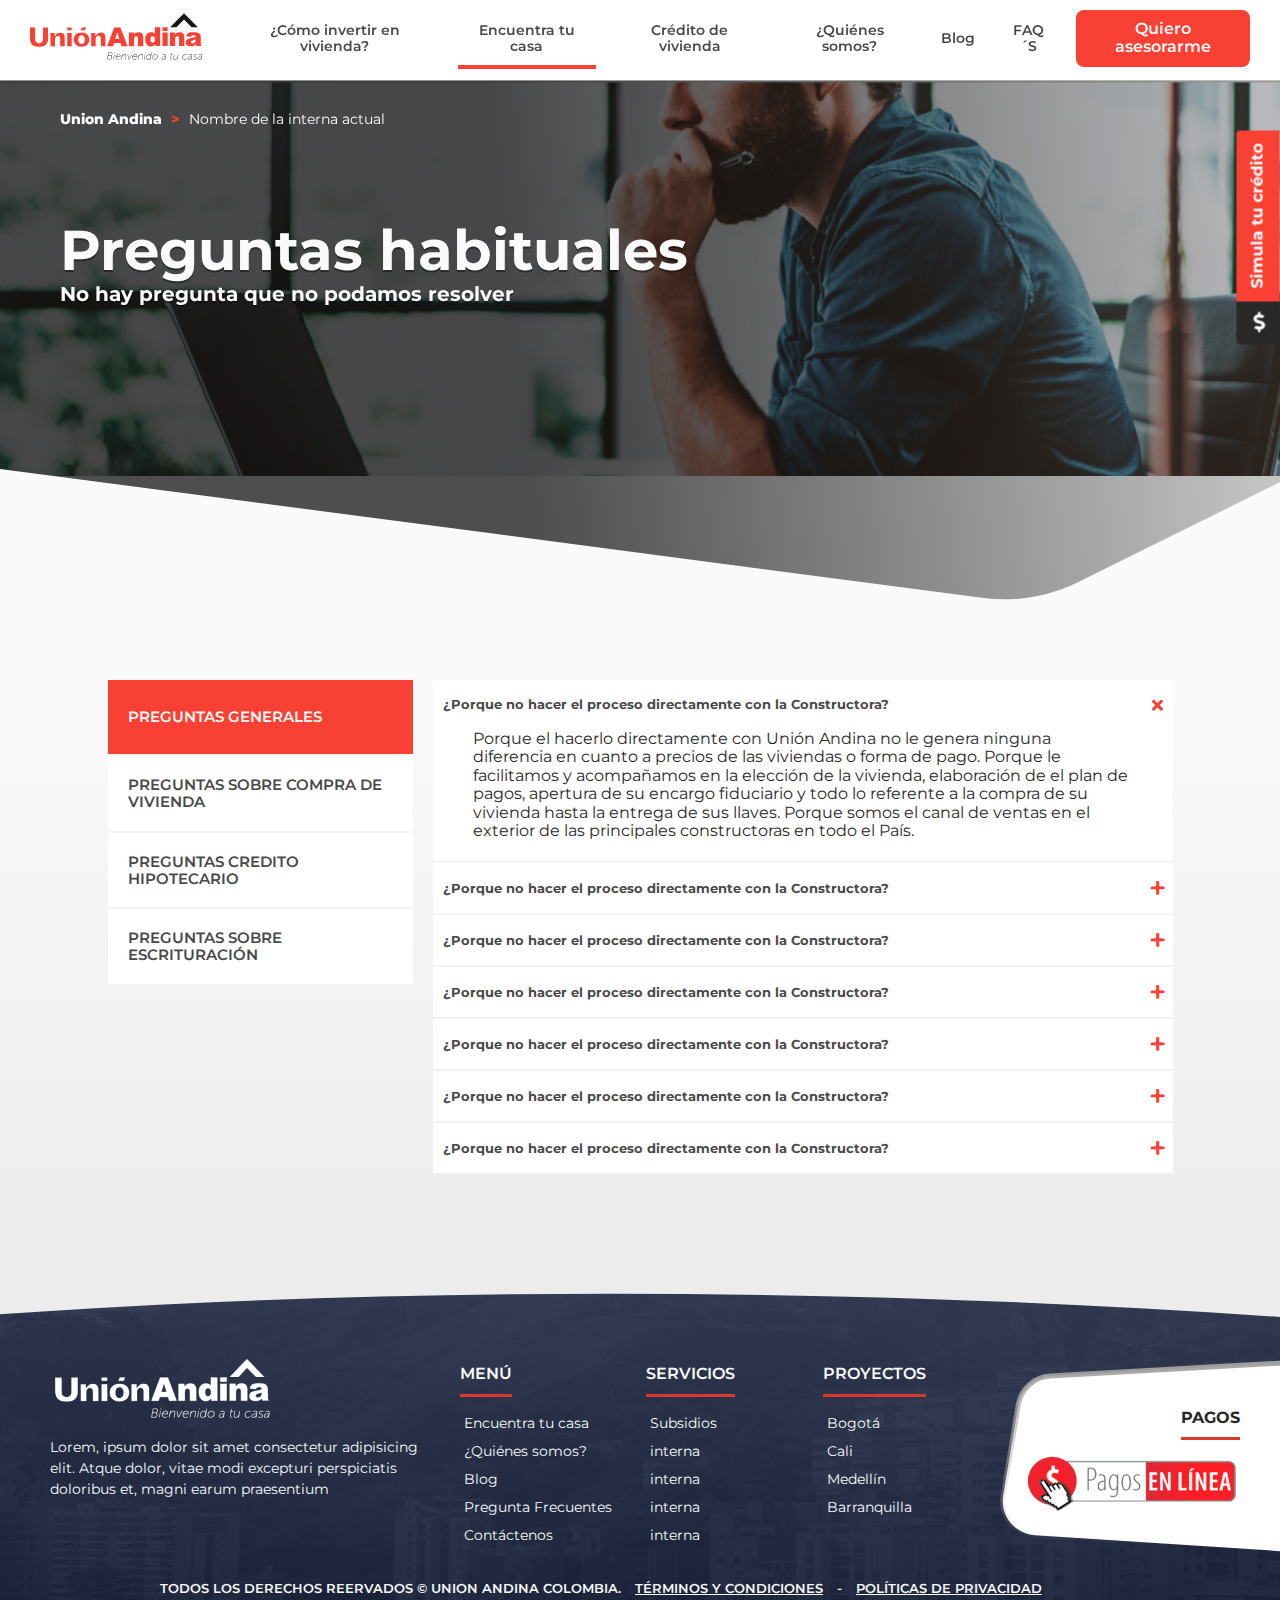
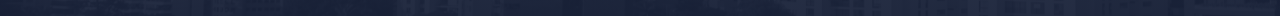
<file: faqs.html>
<!DOCTYPE html>
<html lang="en">
<head>
    <meta charset="UTF-8">
    <meta http-equiv="X-UA-Compatible" content="IE=edge">
    <meta name="viewport" content="width=device-width, initial-scale=1.0">
    <title>Union Andina 2</title>
    <link rel="preconnect" href="https://fonts.googleapis.com">
    <link rel="preconnect" href="https://fonts.gstatic.com" crossorigin>
    <link href="https://fonts.googleapis.com/css2?family=Montserrat:wght@300;400;600;700;900&display=swap" rel="stylesheet">
    <link rel="stylesheet" href="https://pro.fontawesome.com/releases/v5.10.0/css/all.css"/>    
    <link rel="stylesheet" href="./css/normalize.css"/>
    <link rel="stylesheet" href="./plugins/swiperSlider/swiper-bundle.min.css">
    <link rel="stylesheet" href="./css/style.css"/>
    <?php wp_head(); ?>
</head>
<body>

    <!-- HEADER -->

    <header>
            <a class="side_button">
                <div class="cont_icon">
                    <span class="fas fa-dollar-sign"></span>
                </div>
                <div class="s_btn_txt_fixed">
                    Simula tu crédito
                </div>
            </a>
            <aside class="side_form" hidden>
                <button class="close_aside_form">
                    <span class="far fa-times"></span>
                </button>
                <a href="">
                    <img width="172" height="46" src="images/diseno/logo_UA_1.svg" alt="">
                </a>
                <form class="aside_form_credito" action="">
                    <div class="cont_input">
                        <input id="afc1" type="text" placeholder=" ">
                        <label for="afc1">Nombre</label>
                    </div>
                    <div class="cont_input">
                        <input id="afc2" type="text" placeholder=" ">
                        <label for="afc2">Apellido</label>
                    </div>
                    <div class="cont_input">
                        <input id="afc3" type="email" placeholder=" ">
                        <label for="afc3">Email</label>
                    </div>
                    <div class="col_div_forms1-3">
                        <div class="cont_input">
                            <select name="" id="">
                                <option value="" selected disabled>Prefijo país</option>
                                <option value="">+52</option>
                                <option value="">+53</option>
                                <option value="">+51</option>
                                <option value="">+52</option>
                                <option value="">+53</option>
                                <option value="">+51</option>
                                <option value="">+52</option>
                                <option value="">+53</option>
                                <option value="">+51</option>
                                <option value="">+52</option>
                                <option value="">+53</option>
                            </select>
                        </div>
                        <div class="cont_input">
                            <input id="afc4" type="tel" placeholder=" ">
                            <label for="afc4">Teléfono</label>
                        </div>
                    </div>
                    <div class="cont_input">
                        <select name="" id="">
                            <option value="" selected disabled>Ciudad de interés</option>
                            <option value="">Ciudad</option>
                            <option value="">Ciudad</option>
                            <option value="">Ciudad</option>
                            <option value="">Ciudad</option>
                            <option value="">Ciudad</option>
                            <option value="">Ciudad</option>
                            <option value="">Ciudad</option>
                        </select>
                    </div>
                    <div class="cont_input">
                        <select name="" id="">
                            <option value="" selected disabled>Paíse de residencia</option>
                            <option value="">Ciudad</option>
                            <option value="">Ciudad</option>
                            <option value="">Ciudad</option>
                            <option value="">Ciudad</option>
                            <option value="">Ciudad</option>
                            <option value="">Ciudad</option>
                            <option value="">Ciudad</option>
                        </select>
                    </div>
                    <div class="cont_input">
                        <select name="" id="">
                            <option value="" selected disabled>¿Qué necesitas?</option>
                            <option value="">Ciudad</option>
                            <option value="">Ciudad</option>
                            <option value="">Ciudad</option>
                            <option value="">Ciudad</option>
                        </select>
                    </div>
                    <div class="cont_term_send">
                        <div class="cont_terminos">
                            <input type="checkbox">
                            <label for="">Acepto los <a href="">Terminos y condiciones</a> </label>
                        </div>
                        <div class="cont_btn_contacto">
                            <a class="btn_red_m" href="">Quiero que me contacten <span class="fas fa-chevron-right"></span> </a>
                        </div>
                        <div class="txt_opcional_termin">
                            ó escoge tu mismo el día y la hora en la que quieres tu asesoría
                        </div>
                        <div class="cont_btn_cita">
                            <a class="btn_red_m" href="">Agenda tu cita aquí <span class="fas fa-chevron-right"></span> </a>
                        </div>
                        
                    </div>
                </form>
            </aside>
            <div class="cont_nav">
                <h1 class="logo_ua">
                    <a href="">
                        <img width="172" src="./images/diseno/logo_UA_1.svg" alt="">
                    </a>                
                </h1>
                <nav class="nav">
                    <ul class="navDesktop">
                        <li><a href="">¿Cómo invertir en vivienda?</a></li>
                        <li><a class="active" href="">Encuentra tu casa</a></li>
                        <li><a href="">Crédito de vivienda</a></li>
                        <li><a href="">¿Quiénes somos?</a></li>
                        <li><a href="">Blog</a></li>
                        <li><a href="">FAQ´S</a></li>
                        <li><a class="btn_red_m" href="">Quiero asesorarme</a></li>
                    </ul>
                    <ul class="navMobile">
                        <li>
                            <a href="">
                                <span class="fal fa-phone-alt"></span>
                            </a>
                        </li>
                        <li>
                            <a href="">
                                <span class="fal fa-envelope"></span>
                            </a>
                        </li>
                        <li>
                            <a id="menu_mobile">
                                <span class="fas fa-bars"></span>
                            </a>
                            <span class="bg_dark"></span>
                        </li>
                    </ul>
                </nav>
                
            </div>
        
    </header>

    <main>
        <div class="spacer"></div>
        <section class="s_header_page">
            <span class="filter_gradient"></span>
            <picture>
                <img width="1440" height="600" src="images/diseno/03-faqs/img-header.jpg" alt="">
            </picture>
            <div class="center">
                <div class="cont_header_page">

                    <div class="miga">
                        <a href="">Union Andina</a>
                        <span> > </span>
                        <a href="">Nombre de la interna actual</a>
                    </div>

                    <h2 class="title_page">
                        Preguntas habituales
                        <span class="subtitle_page">No hay pregunta que no podamos resolver</span>
                    </h2>
                </div>
            </div>
        </section>   
        
        <section class="s_preguntas_habituales">
            <div class="center">
                <div class="cont_gen_faqs">

                    <aside class="cont_cat_preguntas">
                        <ul>
                            <li data-pregunta="p1" class="active_cat_preguntas"> Preguntas Generales </li>
                            <li data-pregunta="p2" class=""> PREGUNTAS SOBRE COMPRA DE VIVIENDA </li>
                            <li data-pregunta="p3" class=""> PREGUNTAS CREDITO HIPOTECARIO </li>
                            <li data-pregunta="p4" class=""> PREGUNTAS SOBRE ESCRITURACIÓN </li>
                        </ul>
                    </aside>
                    <div  data-pregunta="p1" class="cont_preguntas active_cont_p">
                        <div class="pregunta-item">
                            <div class="tit_pregunta active_pregunta">
                                <h5>¿Porque no hacer el proceso directamente con la Constructora?</h5>
                                <span class="fas fa-times"></span>
                            </div>
                            <div class="cont_respuesta">
                                Porque el hacerlo directamente con Unión Andina no le genera ninguna diferencia en cuanto a precios de las viviendas o forma de pago.
                                Porque le facilitamos y acompañamos en la elección de la vivienda, elaboración de el plan de pagos, apertura de su encargo fiduciario y todo lo referente a la compra de su vivienda hasta la entrega de sus llaves.
    
                                Porque somos el canal de ventas en el exterior de las principales constructoras en todo el País.
                            </div>
                        </div>
                        <div class="pregunta-item">
                            <div class="tit_pregunta">
                                <h5>¿Porque no hacer el proceso directamente con la Constructora?</h5>
                                <span class="fas fa-times"></span>
                            </div>
                            <div class="cont_respuesta">
                                Porque el hacerlo directamente con Unión Andina no le genera ninguna diferencia en cuanto a precios de las viviendas o forma de pago.
                                Porque le facilitamos y acompañamos en la elección de la vivienda, elaboración de el plan de pagos, apertura de su encargo fiduciario y todo lo referente a la compra de su vivienda hasta la entrega de sus llaves.
    
                                Porque somos el canal de ventas en el exterior de las principales constructoras en todo el País.
                            </div>
                        </div>
                        <div class="pregunta-item">
                            <div class="tit_pregunta">
                                <h5>¿Porque no hacer el proceso directamente con la Constructora?</h5>
                                <span class="fas fa-times"></span>
                            </div>
                            <div class="cont_respuesta">
                                Porque el hacerlo directamente con Unión Andina no le genera ninguna diferencia en cuanto a precios de las viviendas o forma de pago.
                                Porque le facilitamos y acompañamos en la elección de la vivienda, elaboración de el plan de pagos, apertura de su encargo fiduciario y todo lo referente a la compra de su vivienda hasta la entrega de sus llaves.
    
                                Porque somos el canal de ventas en el exterior de las principales constructoras en todo el País.
                            </div>
                        </div>
                        <div class="pregunta-item">
                            <div class="tit_pregunta">
                                <h5>¿Porque no hacer el proceso directamente con la Constructora?</h5>
                                <span class="fas fa-times"></span>
                            </div>
                            <div class="cont_respuesta">
                                Porque el hacerlo directamente con Unión Andina no le genera ninguna diferencia en cuanto a precios de las viviendas o forma de pago.
                                Porque le facilitamos y acompañamos en la elección de la vivienda, elaboración de el plan de pagos, apertura de su encargo fiduciario y todo lo referente a la compra de su vivienda hasta la entrega de sus llaves.
    
                                Porque somos el canal de ventas en el exterior de las principales constructoras en todo el País.
                            </div>
                        </div>
                        <div class="pregunta-item">
                            <div class="tit_pregunta">
                                <h5>¿Porque no hacer el proceso directamente con la Constructora?</h5>
                                <span class="fas fa-times"></span>
                            </div>
                            <div class="cont_respuesta">
                                Porque el hacerlo directamente con Unión Andina no le genera ninguna diferencia en cuanto a precios de las viviendas o forma de pago.
                                Porque le facilitamos y acompañamos en la elección de la vivienda, elaboración de el plan de pagos, apertura de su encargo fiduciario y todo lo referente a la compra de su vivienda hasta la entrega de sus llaves.
    
                                Porque somos el canal de ventas en el exterior de las principales constructoras en todo el País.
                            </div>
                        </div>
                        <div class="pregunta-item">
                            <div class="tit_pregunta">
                                <h5>¿Porque no hacer el proceso directamente con la Constructora?</h5>
                                <span class="fas fa-times"></span>
                            </div>
                            <div class="cont_respuesta">
                                Porque el hacerlo directamente con Unión Andina no le genera ninguna diferencia en cuanto a precios de las viviendas o forma de pago.
                                Porque le facilitamos y acompañamos en la elección de la vivienda, elaboración de el plan de pagos, apertura de su encargo fiduciario y todo lo referente a la compra de su vivienda hasta la entrega de sus llaves.
    
                                Porque somos el canal de ventas en el exterior de las principales constructoras en todo el País.
                            </div>
                        </div>
                        <div class="pregunta-item">
                            <div class="tit_pregunta">
                                <h5>¿Porque no hacer el proceso directamente con la Constructora?</h5>
                                <span class="fas fa-times"></span>
                            </div>
                            <div class="cont_respuesta">
                                Porque el hacerlo directamente con Unión Andina no le genera ninguna diferencia en cuanto a precios de las viviendas o forma de pago.
                                Porque le facilitamos y acompañamos en la elección de la vivienda, elaboración de el plan de pagos, apertura de su encargo fiduciario y todo lo referente a la compra de su vivienda hasta la entrega de sus llaves.
    
                                Porque somos el canal de ventas en el exterior de las principales constructoras en todo el País.
                            </div>
                        </div>
                        
                    </div>

                    <div  data-pregunta="p2" class="cont_preguntas">
                        <div class="pregunta-item">
                            <div class="tit_pregunta active_pregunta">
                                <h5>¿Porque no hacer el proceso directamente con la Constructora?</h5>
                                <span class="fas fa-times"></span>
                            </div>
                            <div class="cont_respuesta">
                                Porque el hacerlo directamente con Unión Andina no le genera ninguna diferencia en cuanto a precios de las viviendas o forma de pago.
                                Porque le facilitamos y acompañamos en la elección de la vivienda, elaboración de el plan de pagos, apertura de su encargo fiduciario y todo lo referente a la compra de su vivienda hasta la entrega de sus llaves.
    
                                Porque somos el canal de ventas en el exterior de las principales constructoras en todo el País.
                            </div>
                        </div>
                        <div class="pregunta-item">
                            <div class="tit_pregunta">
                                <h5>¿Porque no hacer el proceso directamente con la Constructora?</h5>
                                <span class="fas fa-times"></span>
                            </div>
                            <div class="cont_respuesta">
                                Porque el hacerlo directamente con Unión Andina no le genera ninguna diferencia en cuanto a precios de las viviendas o forma de pago.
                                Porque le facilitamos y acompañamos en la elección de la vivienda, elaboración de el plan de pagos, apertura de su encargo fiduciario y todo lo referente a la compra de su vivienda hasta la entrega de sus llaves.
    
                                Porque somos el canal de ventas en el exterior de las principales constructoras en todo el País.
                            </div>
                        </div>
                        <div class="pregunta-item">
                            <div class="tit_pregunta">
                                <h5>¿Porque no hacer el proceso directamente con la Constructora?</h5>
                                <span class="fas fa-times"></span>
                            </div>
                            <div class="cont_respuesta">
                                Porque el hacerlo directamente con Unión Andina no le genera ninguna diferencia en cuanto a precios de las viviendas o forma de pago.
                                Porque le facilitamos y acompañamos en la elección de la vivienda, elaboración de el plan de pagos, apertura de su encargo fiduciario y todo lo referente a la compra de su vivienda hasta la entrega de sus llaves.
    
                                Porque somos el canal de ventas en el exterior de las principales constructoras en todo el País.
                            </div>
                        </div>
                        <div class="pregunta-item">
                            <div class="tit_pregunta">
                                <h5>¿Porque no hacer el proceso directamente con la Constructora?</h5>
                                <span class="fas fa-times"></span>
                            </div>
                            <div class="cont_respuesta">
                                Porque el hacerlo directamente con Unión Andina no le genera ninguna diferencia en cuanto a precios de las viviendas o forma de pago.
                                Porque le facilitamos y acompañamos en la elección de la vivienda, elaboración de el plan de pagos, apertura de su encargo fiduciario y todo lo referente a la compra de su vivienda hasta la entrega de sus llaves.
    
                                Porque somos el canal de ventas en el exterior de las principales constructoras en todo el País.
                            </div>
                        </div>
                        <div class="pregunta-item">
                            <div class="tit_pregunta">
                                <h5>¿Porque no hacer el proceso directamente con la Constructora?</h5>
                                <span class="fas fa-times"></span>
                            </div>
                            <div class="cont_respuesta">
                                Porque el hacerlo directamente con Unión Andina no le genera ninguna diferencia en cuanto a precios de las viviendas o forma de pago.
                                Porque le facilitamos y acompañamos en la elección de la vivienda, elaboración de el plan de pagos, apertura de su encargo fiduciario y todo lo referente a la compra de su vivienda hasta la entrega de sus llaves.
    
                                Porque somos el canal de ventas en el exterior de las principales constructoras en todo el País.
                            </div>
                        </div>
                        <div class="pregunta-item">
                            <div class="tit_pregunta">
                                <h5>¿Porque no hacer el proceso directamente con la Constructora?</h5>
                                <span class="fas fa-times"></span>
                            </div>
                            <div class="cont_respuesta">
                                Porque el hacerlo directamente con Unión Andina no le genera ninguna diferencia en cuanto a precios de las viviendas o forma de pago.
                                Porque le facilitamos y acompañamos en la elección de la vivienda, elaboración de el plan de pagos, apertura de su encargo fiduciario y todo lo referente a la compra de su vivienda hasta la entrega de sus llaves.
    
                                Porque somos el canal de ventas en el exterior de las principales constructoras en todo el País.
                            </div>
                        </div>
                        <div class="pregunta-item">
                            <div class="tit_pregunta">
                                <h5>¿Porque no hacer el proceso directamente con la Constructora?</h5>
                                <span class="fas fa-times"></span>
                            </div>
                            <div class="cont_respuesta">
                                Porque el hacerlo directamente con Unión Andina no le genera ninguna diferencia en cuanto a precios de las viviendas o forma de pago.
                                Porque le facilitamos y acompañamos en la elección de la vivienda, elaboración de el plan de pagos, apertura de su encargo fiduciario y todo lo referente a la compra de su vivienda hasta la entrega de sus llaves.
    
                                Porque somos el canal de ventas en el exterior de las principales constructoras en todo el País.
                            </div>
                        </div>
                        
                    </div>

                    <div  data-pregunta="p3" class="cont_preguntas">
                        <div class="pregunta-item">
                            <div class="tit_pregunta active_pregunta">
                                <h5>¿Porque no hacer el proceso directamente con la Constructora?</h5>
                                <span class="fas fa-times"></span>
                            </div>
                            <div class="cont_respuesta">
                                Porque el hacerlo directamente con Unión Andina no le genera ninguna diferencia en cuanto a precios de las viviendas o forma de pago.
                                Porque le facilitamos y acompañamos en la elección de la vivienda, elaboración de el plan de pagos, apertura de su encargo fiduciario y todo lo referente a la compra de su vivienda hasta la entrega de sus llaves.
    
                                Porque somos el canal de ventas en el exterior de las principales constructoras en todo el País.
                            </div>
                        </div>
                        <div class="pregunta-item">
                            <div class="tit_pregunta">
                                <h5>¿Porque no hacer el proceso directamente con la Constructora?</h5>
                                <span class="fas fa-times"></span>
                            </div>
                            <div class="cont_respuesta">
                                Porque el hacerlo directamente con Unión Andina no le genera ninguna diferencia en cuanto a precios de las viviendas o forma de pago.
                                Porque le facilitamos y acompañamos en la elección de la vivienda, elaboración de el plan de pagos, apertura de su encargo fiduciario y todo lo referente a la compra de su vivienda hasta la entrega de sus llaves.
    
                                Porque somos el canal de ventas en el exterior de las principales constructoras en todo el País.
                            </div>
                        </div>
                        <div class="pregunta-item">
                            <div class="tit_pregunta">
                                <h5>¿Porque no hacer el proceso directamente con la Constructora?</h5>
                                <span class="fas fa-times"></span>
                            </div>
                            <div class="cont_respuesta">
                                Porque el hacerlo directamente con Unión Andina no le genera ninguna diferencia en cuanto a precios de las viviendas o forma de pago.
                                Porque le facilitamos y acompañamos en la elección de la vivienda, elaboración de el plan de pagos, apertura de su encargo fiduciario y todo lo referente a la compra de su vivienda hasta la entrega de sus llaves.
    
                                Porque somos el canal de ventas en el exterior de las principales constructoras en todo el País.
                            </div>
                        </div>
                        <div class="pregunta-item">
                            <div class="tit_pregunta">
                                <h5>¿Porque no hacer el proceso directamente con la Constructora?</h5>
                                <span class="fas fa-times"></span>
                            </div>
                            <div class="cont_respuesta">
                                Porque el hacerlo directamente con Unión Andina no le genera ninguna diferencia en cuanto a precios de las viviendas o forma de pago.
                                Porque le facilitamos y acompañamos en la elección de la vivienda, elaboración de el plan de pagos, apertura de su encargo fiduciario y todo lo referente a la compra de su vivienda hasta la entrega de sus llaves.
    
                                Porque somos el canal de ventas en el exterior de las principales constructoras en todo el País.
                            </div>
                        </div>
                        <div class="pregunta-item">
                            <div class="tit_pregunta">
                                <h5>¿Porque no hacer el proceso directamente con la Constructora?</h5>
                                <span class="fas fa-times"></span>
                            </div>
                            <div class="cont_respuesta">
                                Porque el hacerlo directamente con Unión Andina no le genera ninguna diferencia en cuanto a precios de las viviendas o forma de pago.
                                Porque le facilitamos y acompañamos en la elección de la vivienda, elaboración de el plan de pagos, apertura de su encargo fiduciario y todo lo referente a la compra de su vivienda hasta la entrega de sus llaves.
    
                                Porque somos el canal de ventas en el exterior de las principales constructoras en todo el País.
                            </div>
                        </div>
                        <div class="pregunta-item">
                            <div class="tit_pregunta">
                                <h5>¿Porque no hacer el proceso directamente con la Constructora?</h5>
                                <span class="fas fa-times"></span>
                            </div>
                            <div class="cont_respuesta">
                                Porque el hacerlo directamente con Unión Andina no le genera ninguna diferencia en cuanto a precios de las viviendas o forma de pago.
                                Porque le facilitamos y acompañamos en la elección de la vivienda, elaboración de el plan de pagos, apertura de su encargo fiduciario y todo lo referente a la compra de su vivienda hasta la entrega de sus llaves.
    
                                Porque somos el canal de ventas en el exterior de las principales constructoras en todo el País.
                            </div>
                        </div>
                        
                    </div>

                    <div  data-pregunta="p4" class="cont_preguntas">
                        <div class="pregunta-item">
                            <div class="tit_pregunta active_pregunta">
                                <h5>¿Porque no hacer el proceso directamente con la Constructora?</h5>
                                <span class="fas fa-times"></span>
                            </div>
                            <div class="cont_respuesta">
                                Porque el hacerlo directamente con Unión Andina no le genera ninguna diferencia en cuanto a precios de las viviendas o forma de pago.
                                Porque le facilitamos y acompañamos en la elección de la vivienda, elaboración de el plan de pagos, apertura de su encargo fiduciario y todo lo referente a la compra de su vivienda hasta la entrega de sus llaves.
    
                                Porque somos el canal de ventas en el exterior de las principales constructoras en todo el País.
                            </div>
                        </div>
                        <div class="pregunta-item">
                            <div class="tit_pregunta">
                                <h5>¿Porque no hacer el proceso directamente con la Constructora?</h5>
                                <span class="fas fa-times"></span>
                            </div>
                            <div class="cont_respuesta">
                                Porque el hacerlo directamente con Unión Andina no le genera ninguna diferencia en cuanto a precios de las viviendas o forma de pago.
                                Porque le facilitamos y acompañamos en la elección de la vivienda, elaboración de el plan de pagos, apertura de su encargo fiduciario y todo lo referente a la compra de su vivienda hasta la entrega de sus llaves.
    
                                Porque somos el canal de ventas en el exterior de las principales constructoras en todo el País.
                            </div>
                        </div>
                        <div class="pregunta-item">
                            <div class="tit_pregunta">
                                <h5>¿Porque no hacer el proceso directamente con la Constructora?</h5>
                                <span class="fas fa-times"></span>
                            </div>
                            <div class="cont_respuesta">
                                Porque el hacerlo directamente con Unión Andina no le genera ninguna diferencia en cuanto a precios de las viviendas o forma de pago.
                                Porque le facilitamos y acompañamos en la elección de la vivienda, elaboración de el plan de pagos, apertura de su encargo fiduciario y todo lo referente a la compra de su vivienda hasta la entrega de sus llaves.
    
                                Porque somos el canal de ventas en el exterior de las principales constructoras en todo el País.
                            </div>
                        </div>
                        <div class="pregunta-item">
                            <div class="tit_pregunta">
                                <h5>¿Porque no hacer el proceso directamente con la Constructora?</h5>
                                <span class="fas fa-times"></span>
                            </div>
                            <div class="cont_respuesta">
                                Porque el hacerlo directamente con Unión Andina no le genera ninguna diferencia en cuanto a precios de las viviendas o forma de pago.
                                Porque le facilitamos y acompañamos en la elección de la vivienda, elaboración de el plan de pagos, apertura de su encargo fiduciario y todo lo referente a la compra de su vivienda hasta la entrega de sus llaves.
    
                                Porque somos el canal de ventas en el exterior de las principales constructoras en todo el País.
                            </div>
                        </div>
                        <div class="pregunta-item">
                            <div class="tit_pregunta">
                                <h5>¿Porque no hacer el proceso directamente con la Constructora?</h5>
                                <span class="fas fa-times"></span>
                            </div>
                            <div class="cont_respuesta">
                                Porque el hacerlo directamente con Unión Andina no le genera ninguna diferencia en cuanto a precios de las viviendas o forma de pago.
                                Porque le facilitamos y acompañamos en la elección de la vivienda, elaboración de el plan de pagos, apertura de su encargo fiduciario y todo lo referente a la compra de su vivienda hasta la entrega de sus llaves.
    
                                Porque somos el canal de ventas en el exterior de las principales constructoras en todo el País.
                            </div>
                        </div>
                        <div class="pregunta-item">
                            <div class="tit_pregunta">
                                <h5>¿Porque no hacer el proceso directamente con la Constructora?</h5>
                                <span class="fas fa-times"></span>
                            </div>
                            <div class="cont_respuesta">
                                Porque el hacerlo directamente con Unión Andina no le genera ninguna diferencia en cuanto a precios de las viviendas o forma de pago.
                                Porque le facilitamos y acompañamos en la elección de la vivienda, elaboración de el plan de pagos, apertura de su encargo fiduciario y todo lo referente a la compra de su vivienda hasta la entrega de sus llaves.
    
                                Porque somos el canal de ventas en el exterior de las principales constructoras en todo el País.
                            </div>
                        </div>
                        <div class="pregunta-item">
                            <div class="tit_pregunta">
                                <h5>¿Porque no hacer el proceso directamente con la Constructora?</h5>
                                <span class="fas fa-times"></span>
                            </div>
                            <div class="cont_respuesta">
                                Porque el hacerlo directamente con Unión Andina no le genera ninguna diferencia en cuanto a precios de las viviendas o forma de pago.
                                Porque le facilitamos y acompañamos en la elección de la vivienda, elaboración de el plan de pagos, apertura de su encargo fiduciario y todo lo referente a la compra de su vivienda hasta la entrega de sus llaves.
    
                                Porque somos el canal de ventas en el exterior de las principales constructoras en todo el País.
                            </div>
                        </div>
                        
                    </div>

                </div>
            </div>
        </section>



    </main>

    <footer>
        
        <script src="./plugins/swiperSlider/swiper-bundle.min.js"></script>
        <script src="./js/main.js"></script>

        
        <div class="cont_footer">
            <div class="col_footer">
                <a href="">
                    <img width="224" height="67" src="images/diseno/Logo_blanco.png" alt="">
                </a>
                <h1 class="txt_seo_footer">
                    Lorem, ipsum dolor sit amet consectetur adipisicing elit. Atque dolor, vitae modi excepturi perspiciatis doloribus et, magni earum praesentium
                </h1>
            </div>
            <div class="col_footer">
                <h5>MENÚ</h5>
                <ul>
                    <li> <a href="">Encuentra tu casa</a> </li>
                    <li> <a href="">¿Quiénes somos?</a> </li>
                    <li> <a href="">Blog</a> </li>
                    <li> <a href="">Pregunta Frecuentes</a> </li>
                    <li> <a href="">Contáctenos</a> </li>
                </ul>
            </div>
            <div class="col_footer">
                <h5>Servicios</h5>
                <ul>
                    <li> <a href="">Subsidios</a> </li>
                    <li> <a href="">interna</a> </li>
                    <li> <a href="">interna</a> </li>
                    <li> <a href="">interna</a> </li>
                    <li> <a href="">interna</a> </li>
                </ul>
            </div>
            <div class="col_footer">
                <h5>PROYECTOS</h5>
                <ul>
                    <li> <a href="">Bogotá</a> </li>
                    <li> <a href="">Cali</a> </li>
                    <li> <a href="">Medellín</a> </li>
                    <li> <a href="">Barranquilla</a> </li>
                </ul>
            </div>
            <div class="col_footer cont_footer_pago">
                <h5>Pagos</h5>
                <a href="">
                    <img width="216" height="63" src="images/diseno/btn_pago_enlinea.png" alt="">
                </a>
            </div>
        </div>
        <div class="center">

            <div class="sub_footer">
                <span>TODOS LOS DERECHOS REERVADOS © UNION ANDINA COLOMBIA.</span>
                <a href="">Términos y condiciones</a>
                <span> - </span>
                <a href="">políticas de privacidad</a>
                <div class="cont_redes_footer">
                    <a href=""><span class="far fa-facebook-f"></span></a>
                    <a href=""><span class="far fa-instagram"></span></a>
                    <a href=""><span class="far fa-youtube"></span></a>
                    <a href=""><span class="far fa-linkedin-in"></span></a>
                </div>
            </div>
        </div>

        
    </footer>

    
</body>
</html>
</file>
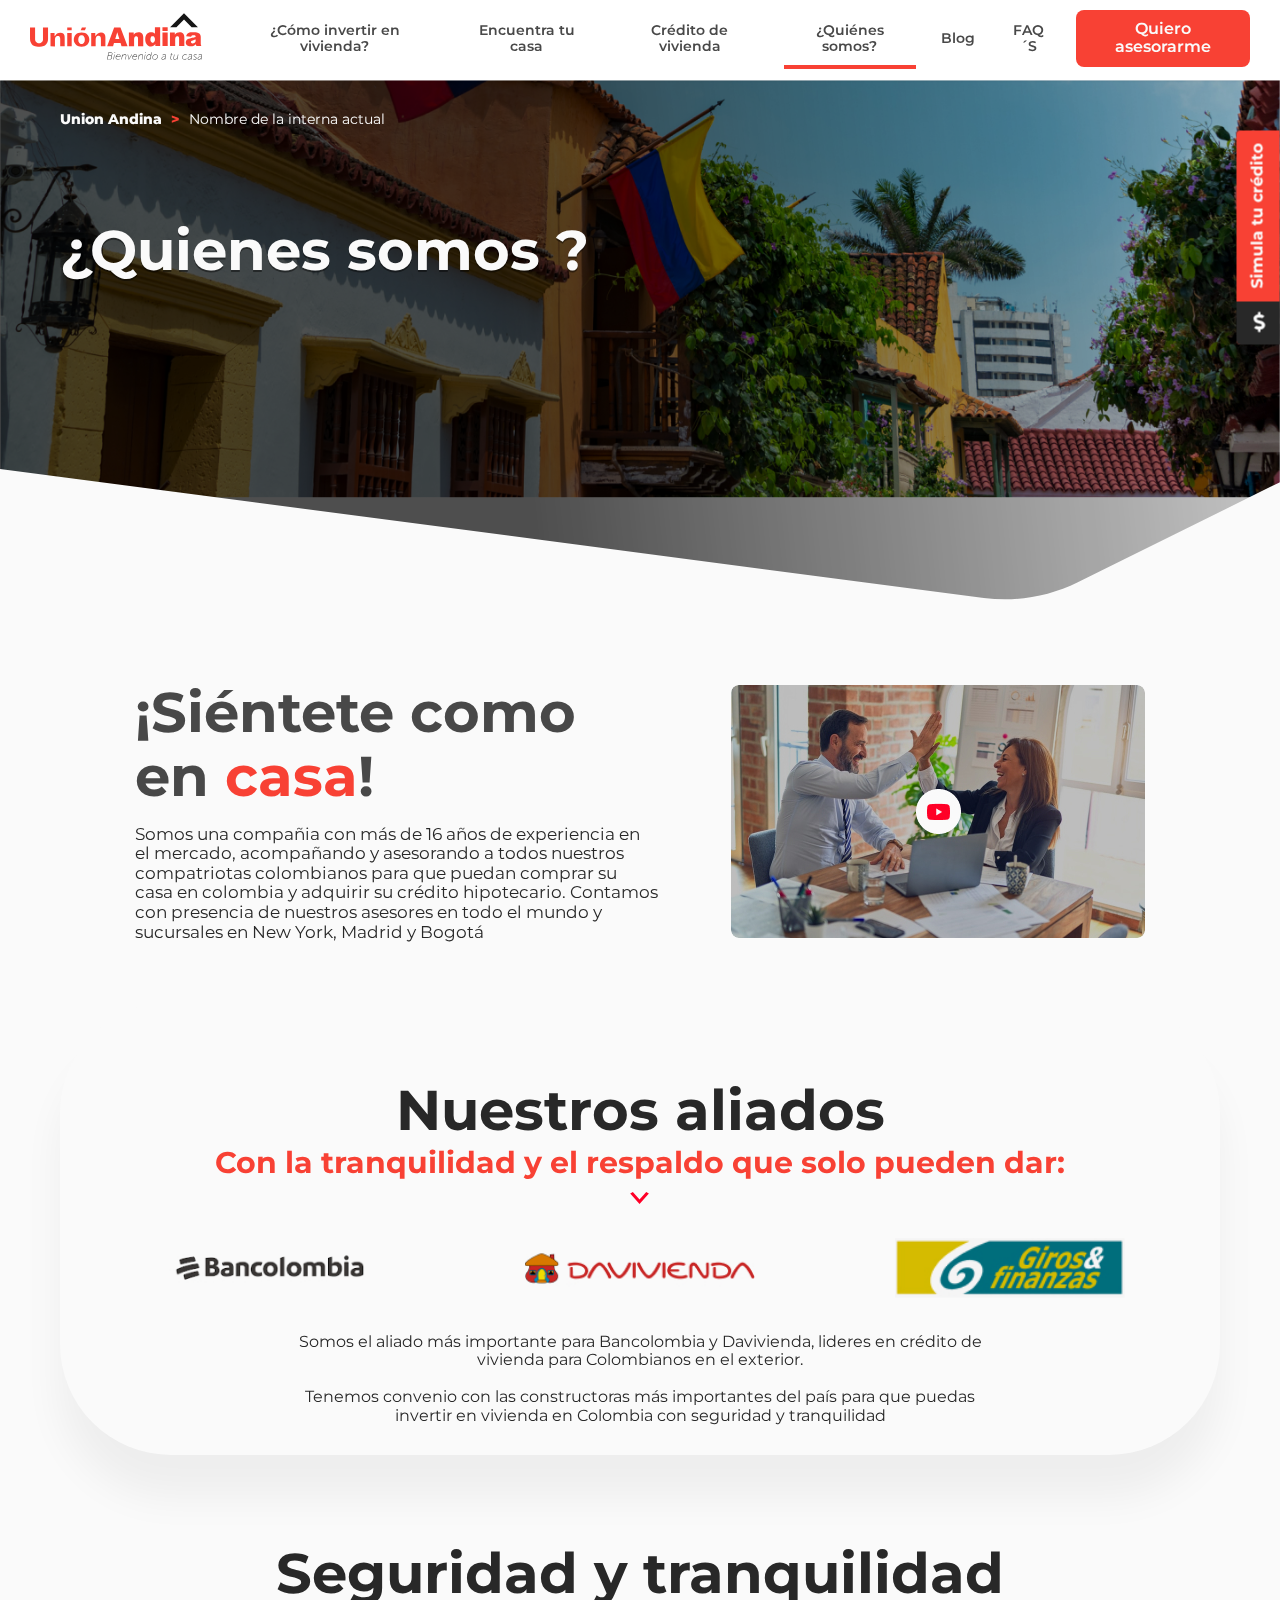
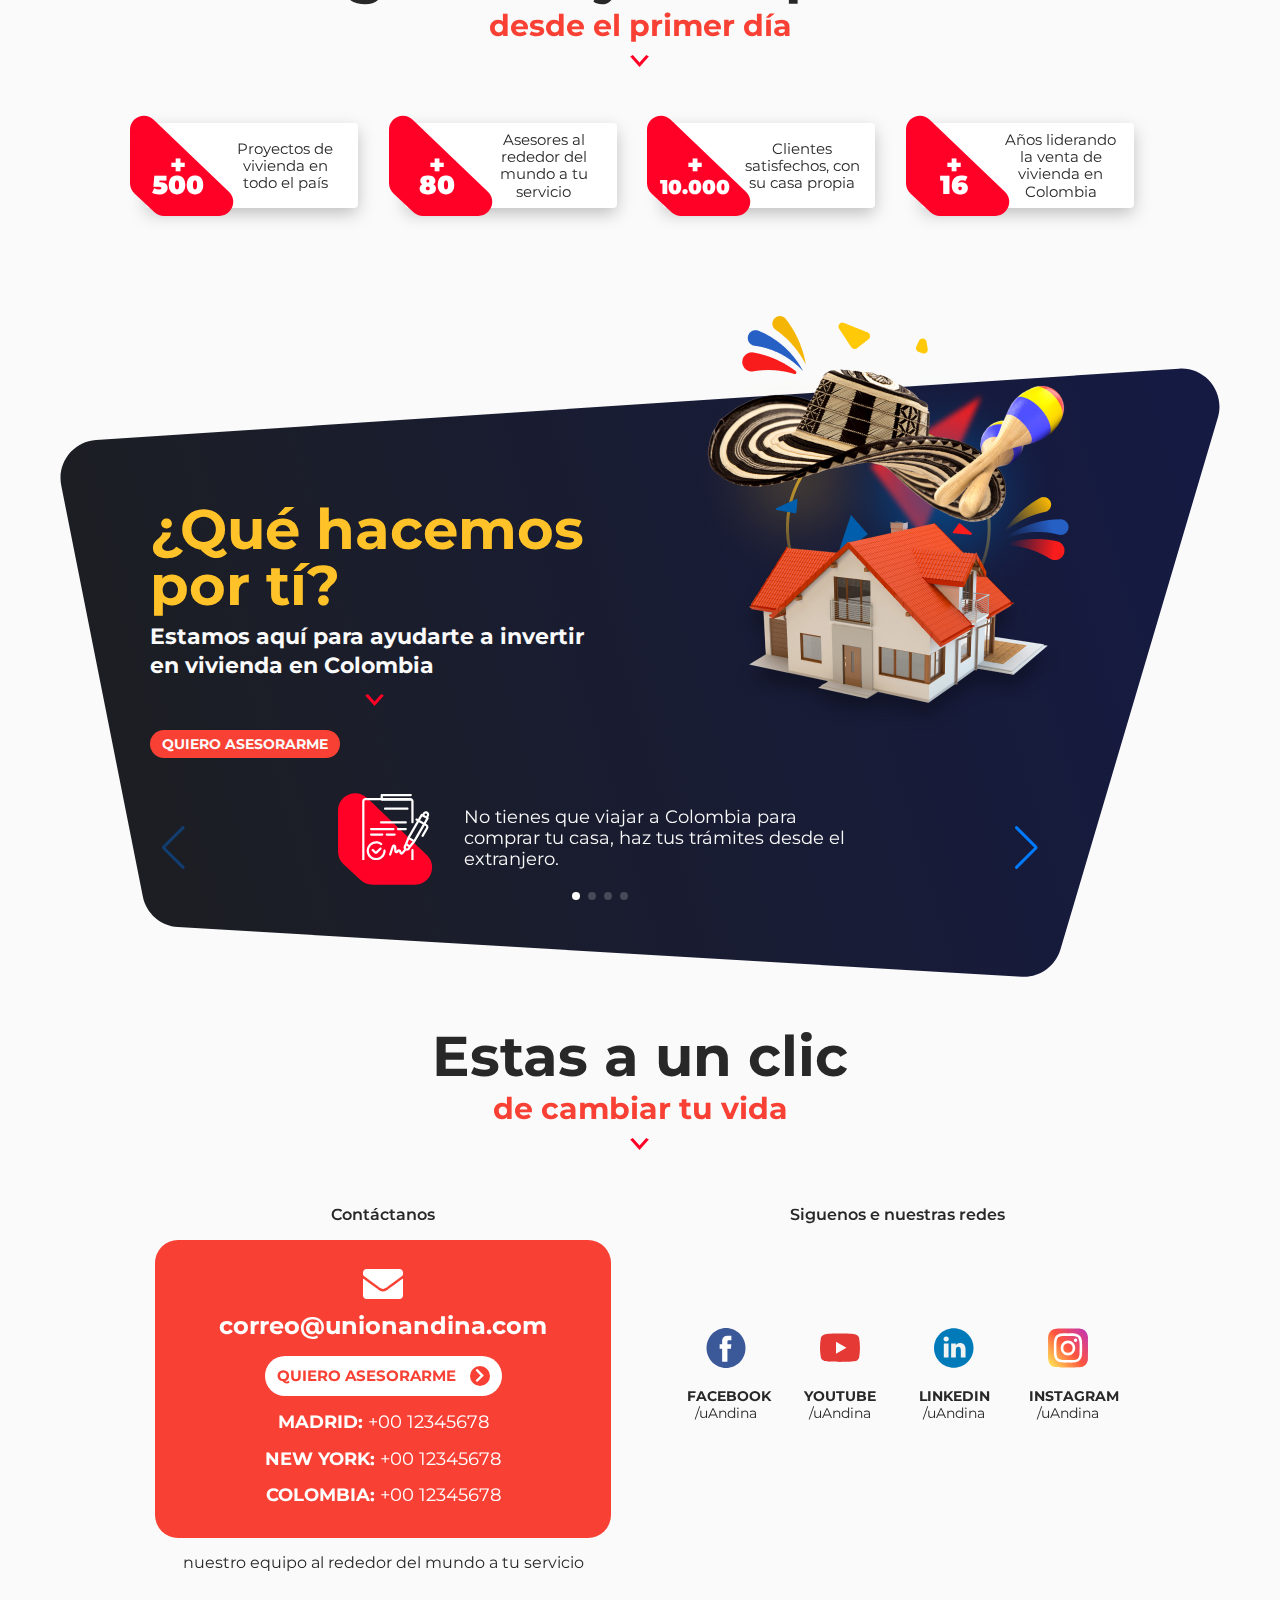
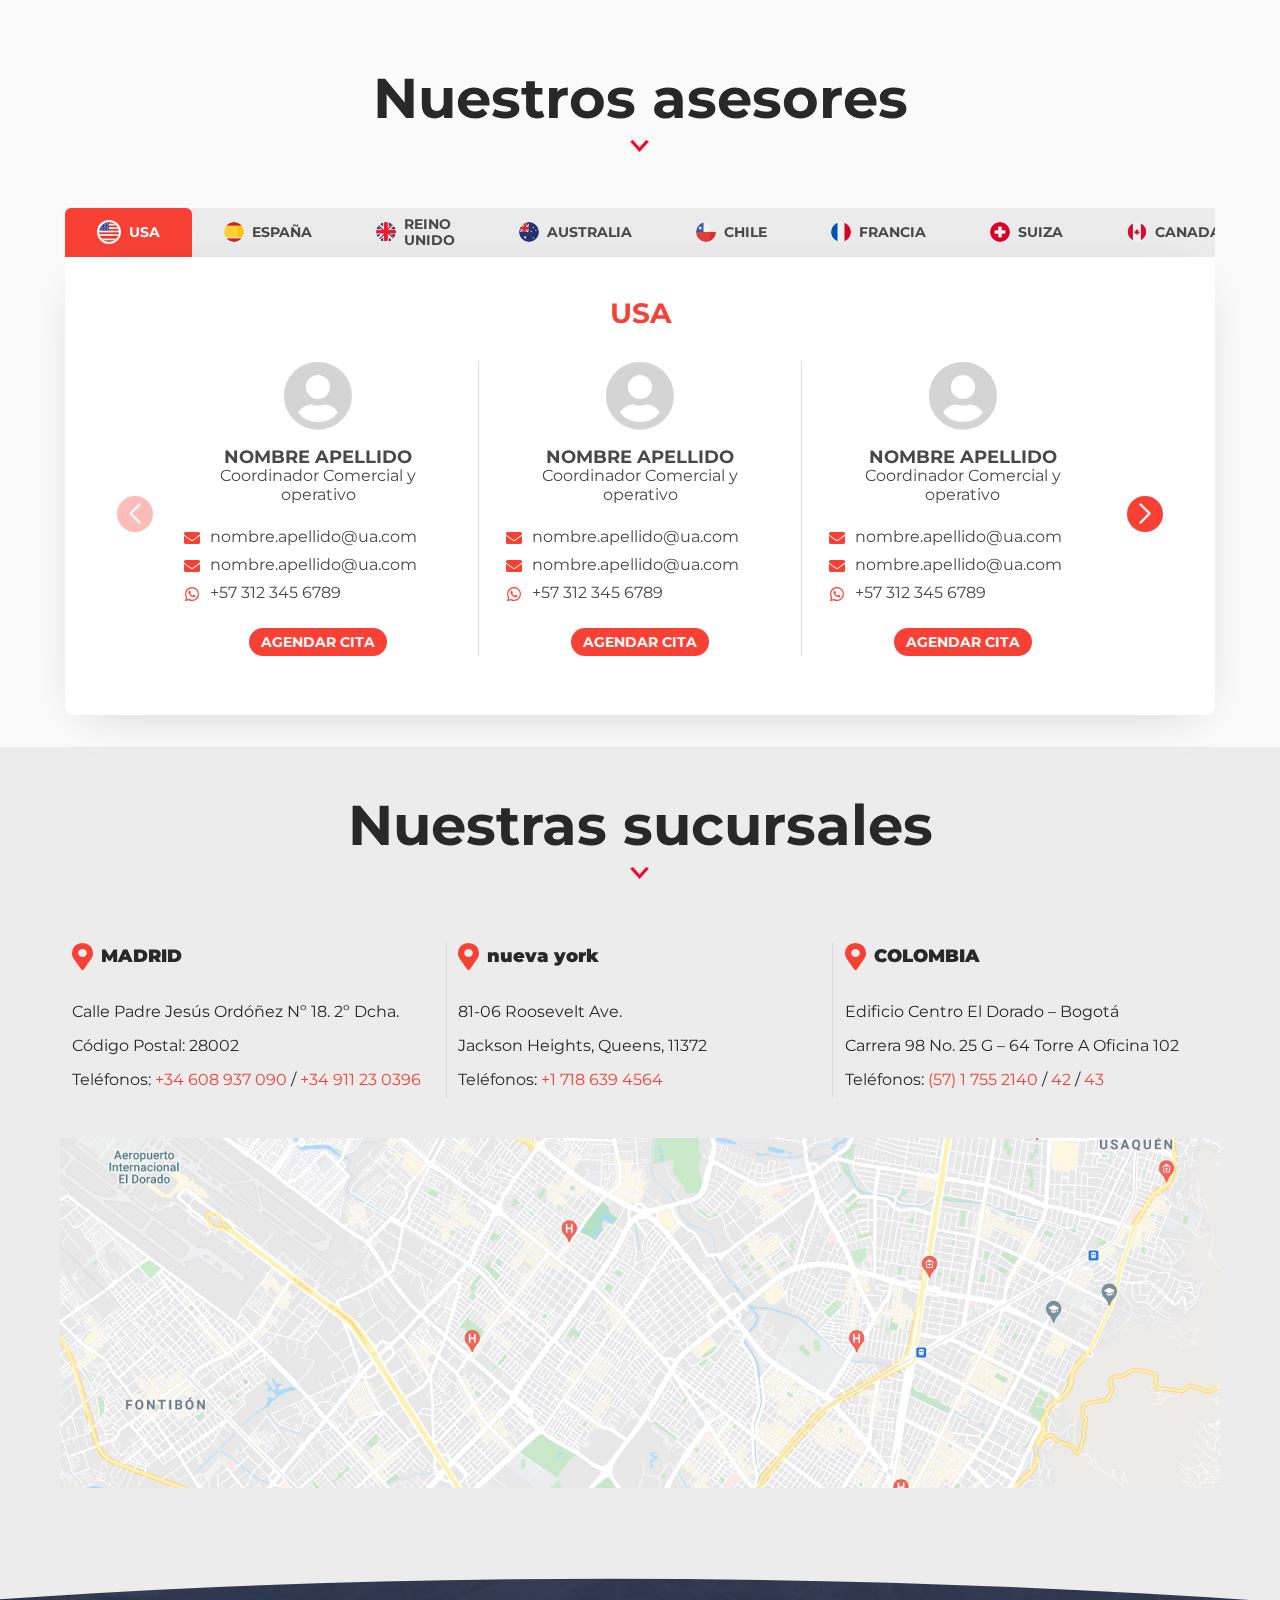
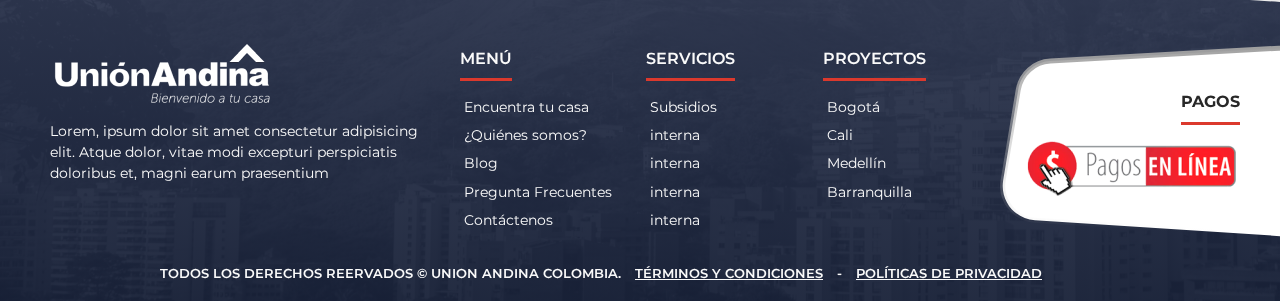
<file: quienes.html>
<!DOCTYPE html>
<html lang="en">
<head>
    <meta charset="UTF-8">
    <meta http-equiv="X-UA-Compatible" content="IE=edge">
    <meta name="viewport" content="width=device-width, initial-scale=1.0">
    <title>Union Andina 2</title>
    <link rel="preconnect" href="https://fonts.googleapis.com">
    <link rel="preconnect" href="https://fonts.gstatic.com" crossorigin>
    <link href="https://fonts.googleapis.com/css2?family=Montserrat:wght@300;400;600;700;900&display=swap" rel="stylesheet">
    <link rel="stylesheet" href="https://pro.fontawesome.com/releases/v5.10.0/css/all.css"/>    
    <link rel="stylesheet" href="./css/normalize.css"/>
    <link rel="stylesheet" href="./plugins/swiperSlider/swiper-bundle.min.css">
    <link rel="stylesheet" href="./css/style.css"/>
    <script src="https://ajax.googleapis.com/ajax/libs/jquery/3.6.0/jquery.min.js"></script>
    <?php wp_head(); ?>
</head>
<body>

    <!-- HEADER -->

    <header>
            <a class="side_button">
                <div class="cont_icon">
                    <span class="fas fa-dollar-sign"></span>
                </div>
                <div class="s_btn_txt_fixed">
                    Simula tu crédito
                </div>
            </a>
            <aside class="side_form" hidden>
                <button class="close_aside_form">
                    <span class="far fa-times"></span>
                </button>
                <a href="">
                    <img width="172" height="46" src="images/diseno/logo_UA_1.svg" alt="">
                </a>
                <form class="aside_form_credito" action="">
                    <div class="cont_input">
                        <input id="afc1" type="text" placeholder=" ">
                        <label for="afc1">Nombre</label>
                    </div>
                    <div class="cont_input">
                        <input id="afc2" type="text" placeholder=" ">
                        <label for="afc2">Apellido</label>
                    </div>
                    <div class="cont_input">
                        <input id="afc3" type="email" placeholder=" ">
                        <label for="afc3">Email</label>
                    </div>
                    <div class="col_div_forms1-3">
                        <div class="cont_input">
                            <select name="" id="">
                                <option value="" selected disabled>Prefijo país</option>
                                <option value="">+52</option>
                                <option value="">+53</option>
                                <option value="">+51</option>
                                <option value="">+52</option>
                                <option value="">+53</option>
                                <option value="">+51</option>
                                <option value="">+52</option>
                                <option value="">+53</option>
                                <option value="">+51</option>
                                <option value="">+52</option>
                                <option value="">+53</option>
                            </select>
                        </div>
                        <div class="cont_input">
                            <input id="afc4" type="tel" placeholder=" ">
                            <label for="afc4">Teléfono</label>
                        </div>
                    </div>
                    <div class="cont_input">
                        <select name="" id="">
                            <option value="" selected disabled>Ciudad de interés</option>
                            <option value="">Ciudad</option>
                            <option value="">Ciudad</option>
                            <option value="">Ciudad</option>
                            <option value="">Ciudad</option>
                            <option value="">Ciudad</option>
                            <option value="">Ciudad</option>
                            <option value="">Ciudad</option>
                        </select>
                    </div>
                    <div class="cont_input">
                        <select name="" id="">
                            <option value="" selected disabled>Paíse de residencia</option>
                            <option value="">Ciudad</option>
                            <option value="">Ciudad</option>
                            <option value="">Ciudad</option>
                            <option value="">Ciudad</option>
                            <option value="">Ciudad</option>
                            <option value="">Ciudad</option>
                            <option value="">Ciudad</option>
                        </select>
                    </div>
                    <div class="cont_input">
                        <select name="" id="">
                            <option value="" selected disabled>¿Qué necesitas?</option>
                            <option value="">Ciudad</option>
                            <option value="">Ciudad</option>
                            <option value="">Ciudad</option>
                            <option value="">Ciudad</option>
                        </select>
                    </div>
                    <div class="cont_term_send">
                        <div class="cont_terminos">
                            <input type="checkbox">
                            <label for="">Acepto los <a href="">Terminos y condiciones</a> </label>
                        </div>
                        <div class="cont_btn_contacto">
                            <a class="btn_red_m" href="">Quiero que me contacten <span class="fas fa-chevron-right"></span> </a>
                        </div>
                        <div class="txt_opcional_termin">
                            ó escoge tu mismo el día y la hora en la que quieres tu asesoría
                        </div>
                        <div class="cont_btn_cita">
                            <a class="btn_red_m" href="">Agenda tu cita aquí <span class="fas fa-chevron-right"></span> </a>
                        </div>
                        
                    </div>
                </form>
            </aside>
            <div class="cont_nav">
                <h1 class="logo_ua">
                    <a href="index.html">
                        <img width="172" src="./images/diseno/logo_UA_1.svg" alt="">
                    </a>                
                </h1>
                <nav class="nav">
                    <ul class="navDesktop">
                        <li><a href="como_invertir.html">¿Cómo invertir en vivienda?</a></li>
                        <li><a href="encuentra_casa.html">Encuentra tu casa</a></li>
                        <li><a href="credito_vivienda.html">Crédito de vivienda</a></li>
                        <li><a class="active" href="quienes.html">¿Quiénes somos?</a></li>
                        <li><a href="blog.html">Blog</a></li>
                        <li><a href="faqs.html">FAQ´S</a></li>
                        <li><a class="btn_red_m" href="">Quiero asesorarme</a></li>
                    </ul>
                    <ul class="navMobile">
                        <li>
                            <a href="">
                                <span class="fal fa-phone-alt"></span>
                            </a>
                        </li>
                        <li>
                            <a href="">
                                <span class="fal fa-envelope"></span>
                            </a>
                        </li>
                        <li>
                            <a id="menu_mobile">
                                <span class="fas fa-bars"></span>
                            </a>
                            <span class="bg_dark"></span>
                        </li>
                    </ul>
                </nav>
                
            </div>
        
    </header>

    <main>
        <div class="spacer"></div>
        <section class="s_header_page">
            <span class="filter_gradient"></span>
            <picture>
                <img width="1440" height="600" src="images/diseno/04-quienes/img_header.jpg" alt="">
            </picture>
            <div class="center">
                <div class="cont_header_page">

                    <div class="miga">
                        <a href="">Union Andina</a>
                        <span> > </span>
                        <a href="">Nombre de la interna actual</a>
                    </div>

                    <h2 class="title_page">
                        ¿Quienes somos ?
                    </h2>
                </div>
            </div>
        </section>   
        
        <section class="s_quienes_page_top">
            <div class="center">
                <div class="cnt_top_inf_quienes">
                    <div class="col_inf_top_quienes">
                        <div class="h_inf_top_quienes">
                            ¡Siéntete como en <span>casa</span>!
                        </div>
                        <div class="txt_inf_top_quienes">
                            Somos una compañia con más de 16 años de experiencia en el mercado, acompañando y asesorando a todos nuestros compatriotas colombianos para que puedan comprar su casa en colombia y adquirir su crédito hipotecario. Contamos con presencia de nuestros asesores en todo el mundo y sucursales en New York, Madrid y Bogotá
                        </div>
                    </div>
                    <div class="col_video_quienes">
                        <div class="btn_vid_quienes">
                            <img src="images/diseno/04-quienes/img_video.jpg" width="414" height="253" />
                        </div>
                    </div>
                </div>
            </div>
        </section>
        
        <section class="s_aliados">
            <div class="center">
                <div class="cont_gen_aliados">
                    <div class="cont_titulo_ua">
                        <h3>
                            Nuestros aliados <br>
                            <span>Con la tranquilidad y el respaldo que solo pueden dar:</span>
                        </h3>
                    </div>
                    <div class="cont_logos_s_aliados">
                        <picture>
                            <img width="253" height="63" src="images/diseno/01-home/bancolombia.jpg" alt="">
                        </picture>
                        <picture>
                            <img width="253" height="63" src="images/diseno/01-home/davivienda.jpg" alt="">
                        </picture>
                        <picture>
                            <img width="253" height="63" src="images/diseno/01-home/giros.jpg" alt="">
                        </picture>
                    </div>
                    <div class="cond_desc_s_aliados">
                        Somos el aliado más importante para Bancolombia y Davivienda,  lideres en crédito de vivienda para Colombianos en el exterior. <br><br>

Tenemos convenio con las constructoras más importantes del país para que puedas invertir en vivienda en Colombia con seguridad y tranquilidad 
                    </div>
                </div>
            </div>
        </section>
        
        <section class="s_seguridad">
            <div class="center">
                <div class="cont_titulo_ua">
                    <h3>
                        Seguridad y tranquilidad <br>
                        <span>desde el primer día</span>
                    </h3>
                </div>
                <div class="cnt_itms_seguridad">
                    <div class="itm_seguridad">
                        <div class="cifra_seguridad">
                            +<br/>
                            <span>500</span>
                        </div>
                        <div class="txt_itm_seguridad">
                            Proyectos de vivienda en todo el país
                        </div>
                    </div>
                    <div class="itm_seguridad">
                        <div class="cifra_seguridad">
                            +<br/>
                            <span>80</span>
                        </div>
                        <div class="txt_itm_seguridad">
                            Asesores al rededor del mundo a tu servicio
                        </div>
                    </div>
                    <div class="itm_seguridad">
                        <div class="cifra_seguridad">
                            +<br/>
                            <span class="small">10.000</span>
                        </div>
                        <div class="txt_itm_seguridad">
                            Clientes satisfechos, con su casa propia
                        </div>
                    </div>
                    <div class="itm_seguridad">
                        <div class="cifra_seguridad">
                            +<br/>
                            <span>16</span>
                        </div>
                        <div class="txt_itm_seguridad">
                            Años liderando la venta de vivienda en Colombia
                        </div>
                    </div>
                </div>
            </div>
        </section>
        
        <section class="s_invertir_col">
            <div class="center">
                <div class="cont_gen_invertir">
                    <picture class="">
                        <img src="images/diseno/01-home/s_casa.png" alt="">
                    </picture>
                    <div class="mask_gen_invert">
                        <div class="s_sect_mask1">
                            <div class="inner_col1">
                                <div class="cont_titulo_ua">
                                    <h3>
                                        ¿Qué hacemos por tí?<br>
                                        <span>Estamos aquí para ayudarte a invertir en vivienda en Colombia</span>
                                    </h3>
                                </div>
                                <a href="" class="btn_red_s"> Quiero asesorarme <span class="fas fa-chevron-right"></span> </a>
                            </div>
                            <div class="inner_col_2">
                                <span class="empty_img"></span>
                            </div>
                        </div>
                        <div class="s_sect_mask2">
                            <!-- Swiper -->
                            <div class="swiper swiperMaskInvertir">
                                <div class="swiper-wrapper">
                                    <div class="swiper-slide">
                                        <div class="cont_slider">
                                            <picture>
                                                <img width="61" height="57" src="images/diseno/01-home/i6.svg" alt="">
                                            </picture>
                                            <div class="">No tienes que viajar a Colombia para comprar tu casa, haz tus trámites desde el extranjero.</div>
                                        </div>
                                    </div>
                                    <div class="swiper-slide">
                                        <div class="cont_slider">
                                            <picture>
                                                <img width="61" height="57" src="images/diseno/01-home/i6.svg" alt="">
                                            </picture>
                                            <div class="">No tienes que viajar a Colombia para comprar tu casa, haz tus trámites desde el extranjero.</div>
                                        </div>
                                    </div>
                                    <div class="swiper-slide">
                                        <div class="cont_slider">
                                            <picture>
                                                <img width="61" height="57" src="images/diseno/01-home/i6.svg" alt="">
                                            </picture>
                                            <div class="">No tienes que viajar a Colombia para comprar tu casa, haz tus trámites desde el extranjero.</div>
                                        </div>
                                    </div>
                                    <div class="swiper-slide">
                                        <div class="cont_slider">
                                            <picture>
                                                <img width="61" height="57" src="images/diseno/01-home/i6.svg" alt="">
                                            </picture>
                                            <div class="">No tienes que viajar a Colombia para comprar tu casa, haz tus trámites desde el extranjero.</div>
                                        </div>
                                    </div>
                                </div>
                                <div class="swiper-button-next"></div>
                                <div class="swiper-button-prev"></div>
                                <div class="swiper-pagination"></div>
                            </div>
                        </div>
                    </div>
                </div>
            </div>
        </section>

        <section class="s_seguridad">
            <div class="center">
                <div class="cont_titulo_ua">
                    <h3>
                        Estas a un clic <br>
                        <span>de cambiar tu vida</span>
                    </h3>
                </div>
                <div class="cnt_datos_quienes">
                    <div class="col_datos_quienes">
                        <div class="h_datos_quienes">Contáctanos</div>
                        <div class="cuadro_rojo_datos">
                            <i class="fas fa-envelope ic_datos_quienes"></i>
                            <a href="mailto:correo@unionandina.com" class="mail_datos_quienes">correo@unionandina.com</a>
                            <a href="" class="btn_white btn_ic_rojo">
                                QUIERO ASESORARME
                                <span class="fas fa-chevron-right"></span>
                            </a>
                            <a href="+00  12345678" class="tel_dato_quienes">
                                <b>MADRID:</b>   +00  12345678 
                            </a>
                            <a href="" class="tel_dato_quienes">
                                <b>NEW YORK:</b>   +00  12345678  
                            </a>
                            <a href="" class="tel_dato_quienes">
                                <b>COLOMBIA:</b>   +00  12345678
                            </a>
                        </div>
                        <div class="txt_final_datos_quienes">
                            nuestro equipo al rededor del mundo a tu servicio
                        </div>
                    </div>
                    <div class="col_datos_quienes">
                        <div class="h_datos_quienes">Siguenos e nuestras redes</div>
                        <div class="cnt_redes_quienes">
                            <div class="itm_red_quienes">
                                <span class="ic_red_quienes">
                                    <img src="images/diseno/04-quienes/ic_fb.svg" width="40" height="40"/>
                                </span>
                                <div class="txt_red_quienes">
                                    <b>FACEBOOK</b>
                                    /uAndina
                                </div>
                            </div>
                            <div class="itm_red_quienes">
                                <span class="ic_red_quienes">
                                    <img src="images/diseno/04-quienes/ic_yt.svg" width="40" height="40"/>
                                </span>
                                <div class="txt_red_quienes">
                                    <b>YOUTUBE</b>
                                    /uAndina
                                </div>
                            </div>
                            <div class="itm_red_quienes">
                                <span class="ic_red_quienes">
                                    <img src="images/diseno/04-quienes/ic_in.svg" width="40" height="40"/>
                                </span>
                                <div class="txt_red_quienes">
                                    <b>LINKEDIN</b>
                                    /uAndina
                                </div>
                            </div>
                            <div class="itm_red_quienes">
                                <span class="ic_red_quienes">
                                    <img src="images/diseno/04-quienes/ic_ig.svg" width="40" height="40"/>
                                </span>
                                <div class="txt_red_quienes">
                                    <b>INSTAGRAM</b>
                                    /uAndina
                                </div>
                            </div>
                        </div>
                    </div>
                </div>
            </div>
        </section>
        <section class="s_seguridad">
            <div class="center">
                <div class="cont_titulo_ua">
                    <h3>
                        Nuestros asesores
                    </h3>
                </div>
                
                <div class="cnt_gen_asesores_paises">
                    <div class="cont_pest_paises">
                        <div class="pest_pais current"> <!--CLASE "current" PARA SELECCIÓN-->
                            <span class="ic_pais ic_usa"></span>
                            <span class="txt_pest_pais">USA</span>
                        </div>
                        <div class="pest_pais">
                            <span class="ic_pais ic_esp"></span>
                            <span class="txt_pest_pais">ESPAÑA</span>
                        </div>
                        <div class="pest_pais">
                            <span class="ic_pais ic_ru"></span>
                            <span class="txt_pest_pais">reino unido</span>
                        </div>
                        <div class="pest_pais">
                            <span class="ic_pais ic_aus"></span>
                            <span class="txt_pest_pais">Australia</span>
                        </div>
                        <div class="pest_pais">
                            <span class="ic_pais ic_cl"></span>
                            <span class="txt_pest_pais">chile</span>
                        </div>
                        <div class="pest_pais">
                            <span class="ic_pais ic_fr"></span>
                            <span class="txt_pest_pais">francia</span>
                        </div>
                        <div class="pest_pais">
                            <span class="ic_pais ic_sz"></span>
                            <span class="txt_pest_pais">suiza</span>
                        </div>
                        <div class="pest_pais">
                            <span class="ic_pais ic_can"></span>
                            <span class="txt_pest_pais">canada</span>
                        </div>
                    </div>
                    <div class="cnt_gen_ases_paises">
                        <div class="cont_gen_inf_ases_pais current"><!--CLASE "current" PARA SELECCIÓN-->
                            <div class="h_inf_pasi">USA</div>
                            <div class="carrusel_ases_pais">
                                <div class="swiper-container">
                                    <div class="swiper-wrapper">
                                        <div class="swiper-slide">
                                            <div class="itm_ases_pais">
                                                <span class="img_perfil_ases_pais">
                                                    <i class="fas fa-user-circle"></i>
                                                </span>
                                                <div class="nombre_ases_pais">
                                                    Nombre Apellido
                                                </div>
                                                <div class="cargo_ases_pais">
                                                    Coordinador Comercial y operativo
                                                </div>
                                                <div class="cnt_dat_ases_pais">
                                                    <div class="linea_dato_ases_pais">
                                                        <span>
                                                            <i class="fas fa-envelope ic_datos_quienes"></i>
                                                        </span>
                                                        <a href="mailto:" class="txt_dato_ases_pais">nombre.apellido@ua.com</a>
                                                    </div>
                                                    <div class="linea_dato_ases_pais">
                                                        <span>
                                                            <i class="fas fa-envelope ic_datos_quienes"></i>
                                                        </span>
                                                        <a href="mailto:" class="txt_dato_ases_pais">nombre.apellido@ua.com</a>
                                                    </div>
                                                    <div class="linea_dato_ases_pais">
                                                        <span>
                                                            <i class="fab fa-whatsapp"></i>
                                                        </span>
                                                        <a href="tel:" class="txt_dato_ases_pais">+57 312 345 6789</a>
                                                    </div>
                                                </div>
                                                <a class="btn_red_s" href="">AGENDAR CITA <span class="fas fa-chevron-right"></span> </a>
                                            </div>
                                        </div>
                                        <div class="swiper-slide">
                                            <div class="itm_ases_pais">
                                                <span class="img_perfil_ases_pais">
                                                    <i class="fas fa-user-circle"></i>
                                                </span>
                                                <div class="nombre_ases_pais">
                                                    Nombre Apellido
                                                </div>
                                                <div class="cargo_ases_pais">
                                                    Coordinador Comercial y operativo
                                                </div>
                                                <div class="cnt_dat_ases_pais">
                                                    <div class="linea_dato_ases_pais">
                                                        <span>
                                                            <i class="fas fa-envelope ic_datos_quienes"></i>
                                                        </span>
                                                        <a href="mailto:" class="txt_dato_ases_pais">nombre.apellido@ua.com</a>
                                                    </div>
                                                    <div class="linea_dato_ases_pais">
                                                        <span>
                                                            <i class="fas fa-envelope ic_datos_quienes"></i>
                                                        </span>
                                                        <a href="mailto:" class="txt_dato_ases_pais">nombre.apellido@ua.com</a>
                                                    </div>
                                                    <div class="linea_dato_ases_pais">
                                                        <span>
                                                            <i class="fab fa-whatsapp"></i>
                                                        </span>
                                                        <a href="tel:" class="txt_dato_ases_pais">+57 312 345 6789</a>
                                                    </div>
                                                </div>
                                                <a class="btn_red_s" href="">AGENDAR CITA <span class="fas fa-chevron-right"></span> </a>
                                            </div>
                                        </div>
                                        <div class="swiper-slide">
                                            <div class="itm_ases_pais">
                                                <span class="img_perfil_ases_pais">
                                                    <i class="fas fa-user-circle"></i>
                                                </span>
                                                <div class="nombre_ases_pais">
                                                    Nombre Apellido
                                                </div>
                                                <div class="cargo_ases_pais">
                                                    Coordinador Comercial y operativo
                                                </div>
                                                <div class="cnt_dat_ases_pais">
                                                    <div class="linea_dato_ases_pais">
                                                        <span>
                                                            <i class="fas fa-envelope ic_datos_quienes"></i>
                                                        </span>
                                                        <a href="mailto:" class="txt_dato_ases_pais">nombre.apellido@ua.com</a>
                                                    </div>
                                                    <div class="linea_dato_ases_pais">
                                                        <span>
                                                            <i class="fas fa-envelope ic_datos_quienes"></i>
                                                        </span>
                                                        <a href="mailto:" class="txt_dato_ases_pais">nombre.apellido@ua.com</a>
                                                    </div>
                                                    <div class="linea_dato_ases_pais">
                                                        <span>
                                                            <i class="fab fa-whatsapp"></i>
                                                        </span>
                                                        <a href="tel:" class="txt_dato_ases_pais">+57 312 345 6789</a>
                                                    </div>
                                                </div>
                                                <a class="btn_red_s" href="">AGENDAR CITA <span class="fas fa-chevron-right"></span> </a>
                                            </div>
                                        </div>
                                        <div class="swiper-slide">
                                            <div class="itm_ases_pais">
                                                <span class="img_perfil_ases_pais">
                                                    <i class="fas fa-user-circle"></i>
                                                </span>
                                                <div class="nombre_ases_pais">
                                                    Nombre Apellido
                                                </div>
                                                <div class="cargo_ases_pais">
                                                    Coordinador Comercial y operativo
                                                </div>
                                                <div class="cnt_dat_ases_pais">
                                                    <div class="linea_dato_ases_pais">
                                                        <span>
                                                            <i class="fas fa-envelope ic_datos_quienes"></i>
                                                        </span>
                                                        <a href="mailto:" class="txt_dato_ases_pais">nombre.apellido@ua.com</a>
                                                    </div>
                                                    <div class="linea_dato_ases_pais">
                                                        <span>
                                                            <i class="fas fa-envelope ic_datos_quienes"></i>
                                                        </span>
                                                        <a href="mailto:" class="txt_dato_ases_pais">nombre.apellido@ua.com</a>
                                                    </div>
                                                    <div class="linea_dato_ases_pais">
                                                        <span>
                                                            <i class="fab fa-whatsapp"></i>
                                                        </span>
                                                        <a href="tel:" class="txt_dato_ases_pais">+57 312 345 6789</a>
                                                    </div>
                                                </div>
                                                <a class="btn_red_s" href="">AGENDAR CITA <span class="fas fa-chevron-right"></span> </a>
                                            </div>
                                        </div>
                                    </div>
                                </div>
                                <div class="swiper-button-next"></div>
                                <div class="swiper-button-prev"></div>
                            </div>
                        </div>
                    </div>
                </div>
            </div>
        </section>
        
        <section class="s_sucur_quienes">
            <div class="center">
                <div class="cont_titulo_ua">
                    <h3>
                        Nuestras sucursales
                    </h3>
                </div>
                
                <div class="cont_dat_sucur">
                    <div class="itm_dat_suscur">
                        <div class="h_dat_suscur">
                            <i class="fas fa-map-marker-alt"></i>
                            MADRID
                        </div>
                        <div class="dat_sucur">
                            Calle Padre Jesús Ordóñez  Nº 18. 2º Dcha.
                        </div>
                        <div class="dat_sucur">
                            Código Postal: 28002
                        </div>
                        <div class="dat_sucur">
                            Teléfonos: <a href="+34 608 937 090">+34 608 937 090</a> / <a href="+34 911 23 0396">+34 911 23 0396</a>
                        </div>
                    </div>
                    <div class="itm_dat_suscur">
                        <div class="h_dat_suscur">
                            <i class="fas fa-map-marker-alt"></i>
                            nueva york
                        </div>
                        <div class="dat_sucur">
                            81-06 Roosevelt Ave.
                        </div>
                        <div class="dat_sucur">
                            Jackson Heights, Queens, 11372
                        </div>
                        <div class="dat_sucur">
                            Teléfonos: <a href="+1 718 639 4564">+1 718 639 4564</a>
                        </div>
                    </div>
                    <div class="itm_dat_suscur">
                        <div class="h_dat_suscur">
                            <i class="fas fa-map-marker-alt"></i>
                            COLOMBIA
                        </div>
                        <div class="dat_sucur">
                            Edificio Centro El Dorado – Bogotá
                        </div>
                        <div class="dat_sucur">
                            Carrera 98 No. 25 G – 64 Torre A Oficina 102
                        </div>
                        <div class="dat_sucur">
                            Teléfonos: <a href="57 1 755 2140">(57) 1 755 2140</a> / <a href="57 1 755 2142">42</a> / <a href="57 1 755 2143">43</a>
                        </div>
                    </div>
                </div>
                
                <div class="cont_gen_map_susc_quienes">
                    <img src="images/diseno/04-quienes/mapa.jpg" />
                </div>
            </div>
        </section>
        
        
        <section class="black_layer" id="vid_quienes">
            <div class="cont_gen_vid_quienes">
                <div class="cerrar_layer">
                    <i class="fas fa-times"></i>
                </div>
                <div class="vid_quienes">
                    <iframe width="560" height="315" src="https://www.youtube.com/embed/m3L4ARklcAc" title="YouTube video player" frameborder="0" allow="accelerometer; autoplay; clipboard-write; encrypted-media; gyroscope; picture-in-picture" allowfullscreen></iframe>
                </div>
            </div>
        </section>
        
        <script>
            $(document).ready(function(){
                
                $('.btn_vid_quienes').click(function(){
                    $('#vid_quienes').addClass('active');
                });
                $('.cerrar_layer').click(function(){
                    $('#vid_quienes').removeClass('active');
                });
                
            });
        </script>
        
    </main>

    <footer>
        
        <script src="./plugins/swiperSlider/swiper-bundle.min.js"></script>
        <script src="./js/main.js"></script>

        
        <div class="cont_footer">
            <div class="col_footer">
                <a href="">
                    <img width="224" height="67" src="images/diseno/Logo_blanco.png" alt="">
                </a>
                <h1 class="txt_seo_footer">
                    Lorem, ipsum dolor sit amet consectetur adipisicing elit. Atque dolor, vitae modi excepturi perspiciatis doloribus et, magni earum praesentium
                </h1>
            </div>
            <div class="col_footer">
                <h5>MENÚ</h5>
                <ul>
                    <li> <a href="">Encuentra tu casa</a> </li>
                    <li> <a href="">¿Quiénes somos?</a> </li>
                    <li> <a href="">Blog</a> </li>
                    <li> <a href="">Pregunta Frecuentes</a> </li>
                    <li> <a href="">Contáctenos</a> </li>
                </ul>
            </div>
            <div class="col_footer">
                <h5>Servicios</h5>
                <ul>
                    <li> <a href="">Subsidios</a> </li>
                    <li> <a href="">interna</a> </li>
                    <li> <a href="">interna</a> </li>
                    <li> <a href="">interna</a> </li>
                    <li> <a href="">interna</a> </li>
                </ul>
            </div>
            <div class="col_footer">
                <h5>PROYECTOS</h5>
                <ul>
                    <li> <a href="">Bogotá</a> </li>
                    <li> <a href="">Cali</a> </li>
                    <li> <a href="">Medellín</a> </li>
                    <li> <a href="">Barranquilla</a> </li>
                </ul>
            </div>
            <div class="col_footer cont_footer_pago">
                <h5>Pagos</h5>
                <a href="">
                    <img width="216" height="63" src="images/diseno/btn_pago_enlinea.png" alt="">
                </a>
            </div>
        </div>
        <div class="center">

            <div class="sub_footer">
                <span>TODOS LOS DERECHOS REERVADOS © UNION ANDINA COLOMBIA.</span>
                <a href="">Términos y condiciones</a>
                <span> - </span>
                <a href="">políticas de privacidad</a>
                <div class="cont_redes_footer">
                    <a href=""><span class="far fa-facebook-f"></span></a>
                    <a href=""><span class="far fa-instagram"></span></a>
                    <a href=""><span class="far fa-youtube"></span></a>
                    <a href=""><span class="far fa-linkedin-in"></span></a>
                </div>
            </div>
        </div>

        
    </footer>

    
</body>
</html>
</file>
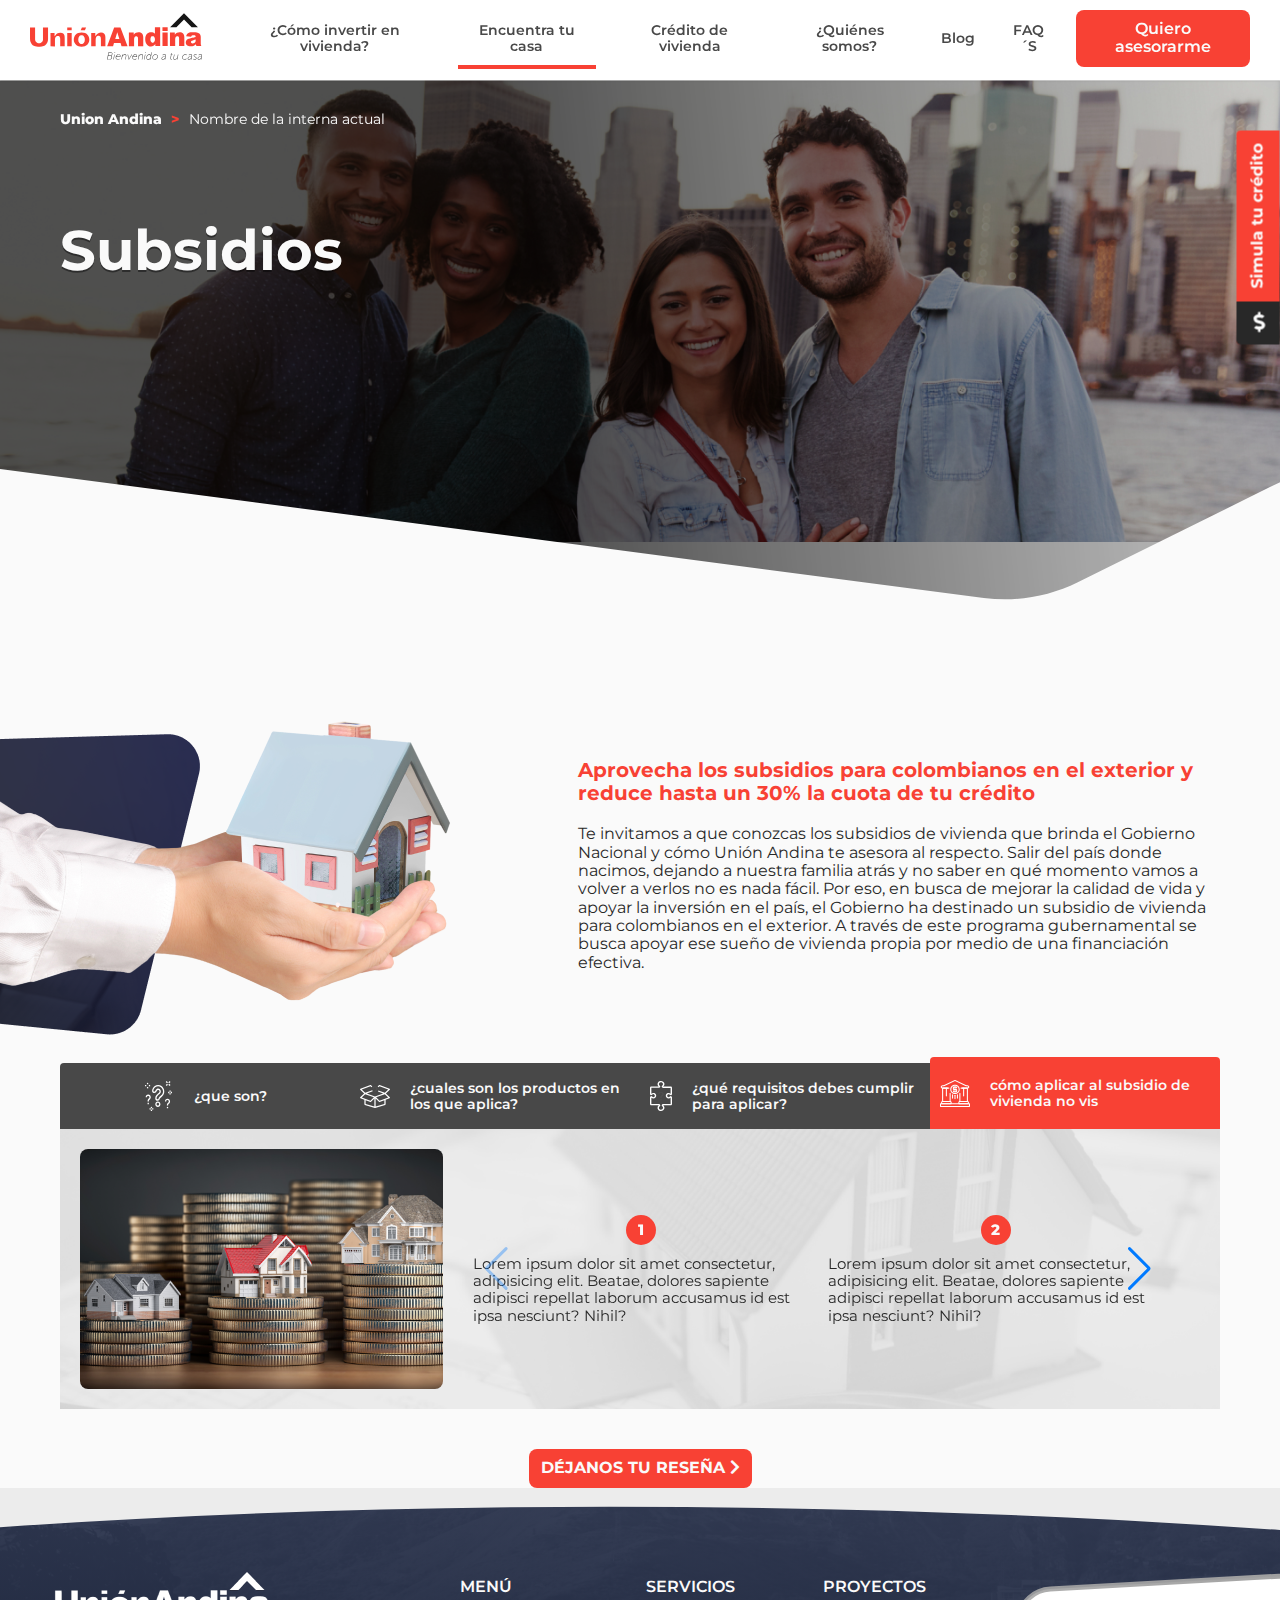
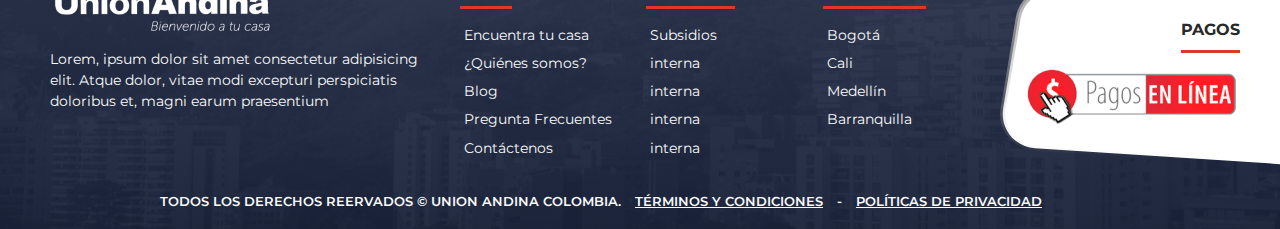
<file: subsidios.html>
<!DOCTYPE html>
<html lang="en">
<head>
    <meta charset="UTF-8">
    <meta http-equiv="X-UA-Compatible" content="IE=edge">
    <meta name="viewport" content="width=device-width, initial-scale=1.0">
    <title>Union Andina 2</title>
    <link rel="preconnect" href="https://fonts.googleapis.com">
    <link rel="preconnect" href="https://fonts.gstatic.com" crossorigin>
    <link href="https://fonts.googleapis.com/css2?family=Montserrat:wght@300;400;600;700;900&display=swap" rel="stylesheet">
    <link rel="stylesheet" href="https://pro.fontawesome.com/releases/v5.10.0/css/all.css"/>    
    <link rel="stylesheet" href="./css/normalize.css"/>
    <link rel="stylesheet" href="./plugins/swiperSlider/swiper-bundle.min.css">
    <link rel="stylesheet" href="./css/style.css"/>
    <?php wp_head(); ?>
</head>
<body>

    <!-- HEADER -->

    <header>
            <a class="side_button">
                <div class="cont_icon">
                    <span class="fas fa-dollar-sign"></span>
                </div>
                <div class="s_btn_txt_fixed">
                    Simula tu crédito
                </div>
            </a>
            <aside class="side_form" hidden>
                <button class="close_aside_form">
                    <span class="far fa-times"></span>
                </button>
                <a href="">
                    <img width="172" height="46" src="images/diseno/logo_UA_1.svg" alt="">
                </a>
                <form class="aside_form_credito" action="">
                    <div class="cont_input">
                        <input id="afc1" type="text" placeholder=" ">
                        <label for="afc1">Nombre</label>
                    </div>
                    <div class="cont_input">
                        <input id="afc2" type="text" placeholder=" ">
                        <label for="afc2">Apellido</label>
                    </div>
                    <div class="cont_input">
                        <input id="afc3" type="email" placeholder=" ">
                        <label for="afc3">Email</label>
                    </div>
                    <div class="col_div_forms1-3">
                        <div class="cont_input">
                            <select name="" id="">
                                <option value="" selected disabled>Prefijo país</option>
                                <option value="">+52</option>
                                <option value="">+53</option>
                                <option value="">+51</option>
                                <option value="">+52</option>
                                <option value="">+53</option>
                                <option value="">+51</option>
                                <option value="">+52</option>
                                <option value="">+53</option>
                                <option value="">+51</option>
                                <option value="">+52</option>
                                <option value="">+53</option>
                            </select>
                        </div>
                        <div class="cont_input">
                            <input id="afc4" type="tel" placeholder=" ">
                            <label for="afc4">Teléfono</label>
                        </div>
                    </div>
                    <div class="cont_input">
                        <select name="" id="">
                            <option value="" selected disabled>Ciudad de interés</option>
                            <option value="">Ciudad</option>
                            <option value="">Ciudad</option>
                            <option value="">Ciudad</option>
                            <option value="">Ciudad</option>
                            <option value="">Ciudad</option>
                            <option value="">Ciudad</option>
                            <option value="">Ciudad</option>
                        </select>
                    </div>
                    <div class="cont_input">
                        <select name="" id="">
                            <option value="" selected disabled>Paíse de residencia</option>
                            <option value="">Ciudad</option>
                            <option value="">Ciudad</option>
                            <option value="">Ciudad</option>
                            <option value="">Ciudad</option>
                            <option value="">Ciudad</option>
                            <option value="">Ciudad</option>
                            <option value="">Ciudad</option>
                        </select>
                    </div>
                    <div class="cont_input">
                        <select name="" id="">
                            <option value="" selected disabled>¿Qué necesitas?</option>
                            <option value="">Ciudad</option>
                            <option value="">Ciudad</option>
                            <option value="">Ciudad</option>
                            <option value="">Ciudad</option>
                        </select>
                    </div>
                    <div class="cont_term_send">
                        <div class="cont_terminos">
                            <input type="checkbox">
                            <label for="">Acepto los <a href="">Terminos y condiciones</a> </label>
                        </div>
                        <div class="cont_btn_contacto">
                            <a class="btn_red_m" href="">Quiero que me contacten <span class="fas fa-chevron-right"></span> </a>
                        </div>
                        <div class="txt_opcional_termin">
                            ó escoge tu mismo el día y la hora en la que quieres tu asesoría
                        </div>
                        <div class="cont_btn_cita">
                            <a class="btn_red_m" href="">Agenda tu cita aquí <span class="fas fa-chevron-right"></span> </a>
                        </div>
                        
                    </div>
                </form>
            </aside>
            <div class="cont_nav">
                <h1 class="logo_ua">
                    <a href="">
                        <img width="172" src="./images/diseno/logo_UA_1.svg" alt="">
                    </a>                
                </h1>
                <nav class="nav">
                    <ul class="navDesktop">
                        <li><a href="">¿Cómo invertir en vivienda?</a></li>
                        <li><a class="active" href="">Encuentra tu casa</a></li>
                        <li><a href="">Crédito de vivienda</a></li>
                        <li><a href="">¿Quiénes somos?</a></li>
                        <li><a href="">Blog</a></li>
                        <li><a href="">FAQ´S</a></li>
                        <li><a class="btn_red_m" href="">Quiero asesorarme</a></li>
                    </ul>
                    <ul class="navMobile">
                        <li>
                            <a href="">
                                <span class="fal fa-phone-alt"></span>
                            </a>
                        </li>
                        <li>
                            <a href="">
                                <span class="fal fa-envelope"></span>
                            </a>
                        </li>
                        <li>
                            <a id="menu_mobile">
                                <span class="fas fa-bars"></span>
                            </a>
                            <span class="bg_dark"></span>
                        </li>
                    </ul>
                </nav>
                
            </div>
        
    </header>

    <main>
        <div class="spacer"></div>
        <section class="s_header_page">
            <span class="filter_gradient"></span>
            <picture>
                <img width="1440" height="600" src="images/diseno/02-testimonios/img_header.jpg" alt="">
            </picture>
            <div class="center">
                <div class="cont_header_page">

                    <div class="miga">
                        <a href="">Union Andina</a>
                        <span> > </span>
                        <a href="">Nombre de la interna actual</a>
                    </div>

                    <h2 class="title_page">
                        Subsidios
                    </h2>
                </div>
            </div>
        </section> 

        <section class="s_content_subs">
            <picture class="">
                <img width="518" height="351" src="images/diseno/06-subsidios/img_subs.png" alt="">
            </picture>
            <div class="cont_desd1_txt">

                <h4 class="tit_desc_rojo">Aprovecha los subsidios para colombianos en el exterior y reduce hasta un 30% la cuota de tu crédito</h4>

                <div>
                    Te invitamos a que conozcas los subsidios de vivienda que brinda el Gobierno Nacional y cómo Unión Andina te asesora al respecto. Salir del país donde nacimos, dejando a nuestra familia atrás y no saber en qué momento vamos a volver a verlos no es nada fácil. Por eso, en busca de mejorar la calidad de vida y apoyar la inversión en el país, el Gobierno ha destinado un subsidio de vivienda para colombianos en el exterior. A través de este programa gubernamental se busca apoyar ese sueño de vivienda propia por medio de una financiación efectiva.
                </div>

            </div>
        </section>
        
        <section class="s_tabs_subsidios">
            <div class="center">
                <nav class="nav_subsidios_items">
                    <ul>
                        <li> <img width="30" height="30" src="images/diseno/06-subsidios/i1_subs.svg" alt=""> ¿Que son? </li>
                        <li> <img width="30" height="30" src="images/diseno/06-subsidios/i2_subs.svg" alt=""> ¿Cuales son los productos en los que aplica? </li>
                        <li> <img width="30" height="30" src="images/diseno/06-subsidios/i3_subs.svg" alt=""> ¿QUÉ REQUISITOS DEBES CUMPLIR PARA APLICAR? </li>
                        <li class="active_sub"> <img width="30" height="30" src="images/diseno/06-subsidios/i4_subs.svg" alt=""> Cómo aplicar al subsidio de vivienda no VIS </li>
                    </ul>
                </nav>

                <article data-subsidio="1" class="container_tab_subs">
                    <picture class="img_tabs_subs">
                        <img width="384" height="320" src="images/diseno/06-subsidios/img_subs_tabs.png" alt="">
                    </picture>

                    <div class="con_gen_tabs_subs">
                        <!-- Swiper -->
                        <div class="swiper swiperSubsidios">
                            <div class="swiper-wrapper">
                                <div class="swiper-slide">
                                    <span class="number_step">1</span>
                                    <div>Lorem ipsum dolor sit amet consectetur, adipisicing elit. Beatae, dolores sapiente adipisci repellat laborum accusamus id est ipsa nesciunt? Nihil?</div>
                                </div>
                                <div class="swiper-slide">
                                    <span class="number_step">2</span>
                                    <div>Lorem ipsum dolor sit amet consectetur, adipisicing elit. Beatae, dolores sapiente adipisci repellat laborum accusamus id est ipsa nesciunt? Nihil?</div>
                                </div>
                                <div class="swiper-slide">
                                    <span class="number_step">3</span>
                                    <div>Lorem ipsum dolor sit amet consectetur, adipisicing elit. Beatae, dolores sapiente adipisci repellat laborum accusamus id est ipsa nesciunt? Nihil?</div>
                                </div>
                                <div class="swiper-slide">
                                    <span class="number_step">4</span>
                                    <div>Lorem ipsum dolor sit amet consectetur, adipisicing elit. Beatae, dolores sapiente adipisci repellat laborum accusamus id est ipsa nesciunt? Nihil?</div>
                                </div>
                                
                            </div>

                            <div class="swiper-button-next"></div>
                            <div class="swiper-button-prev"></div>
                        </div>
                        
                    </div>

                </article>
            </div>
            <div class="cont_btn">
                <a href="" class="btn_red_m"> DÉJANOS TU RESEÑA <span class="fas fa-chevron-right"></span> </a>
            </div>
        </section>


    </main>

    <footer>
        
        <script src="./plugins/swiperSlider/swiper-bundle.min.js"></script>
        <script src="./js/main.js"></script>

        
        <div class="cont_footer">
            <div class="col_footer">
                <a href="">
                    <img width="224" height="67" src="images/diseno/Logo_blanco.png" alt="">
                </a>
                <h1 class="txt_seo_footer">
                    Lorem, ipsum dolor sit amet consectetur adipisicing elit. Atque dolor, vitae modi excepturi perspiciatis doloribus et, magni earum praesentium
                </h1>
            </div>
            <div class="col_footer">
                <h5>MENÚ</h5>
                <ul>
                    <li> <a href="">Encuentra tu casa</a> </li>
                    <li> <a href="">¿Quiénes somos?</a> </li>
                    <li> <a href="">Blog</a> </li>
                    <li> <a href="">Pregunta Frecuentes</a> </li>
                    <li> <a href="">Contáctenos</a> </li>
                </ul>
            </div>
            <div class="col_footer">
                <h5>Servicios</h5>
                <ul>
                    <li> <a href="">Subsidios</a> </li>
                    <li> <a href="">interna</a> </li>
                    <li> <a href="">interna</a> </li>
                    <li> <a href="">interna</a> </li>
                    <li> <a href="">interna</a> </li>
                </ul>
            </div>
            <div class="col_footer">
                <h5>PROYECTOS</h5>
                <ul>
                    <li> <a href="">Bogotá</a> </li>
                    <li> <a href="">Cali</a> </li>
                    <li> <a href="">Medellín</a> </li>
                    <li> <a href="">Barranquilla</a> </li>
                </ul>
            </div>
            <div class="col_footer cont_footer_pago">
                <h5>Pagos</h5>
                <a href="">
                    <img width="216" height="63" src="images/diseno/btn_pago_enlinea.png" alt="">
                </a>
            </div>
        </div>
        <div class="center">

            <div class="sub_footer">
                <span>TODOS LOS DERECHOS REERVADOS © UNION ANDINA COLOMBIA.</span>
                <a href="">Términos y condiciones</a>
                <span> - </span>
                <a href="">políticas de privacidad</a>
                <div class="cont_redes_footer">
                    <a href=""><span class="far fa-facebook-f"></span></a>
                    <a href=""><span class="far fa-instagram"></span></a>
                    <a href=""><span class="far fa-youtube"></span></a>
                    <a href=""><span class="far fa-linkedin-in"></span></a>
                </div>
            </div>
        </div>

        
    </footer>

    
</body>
</html>
</file>
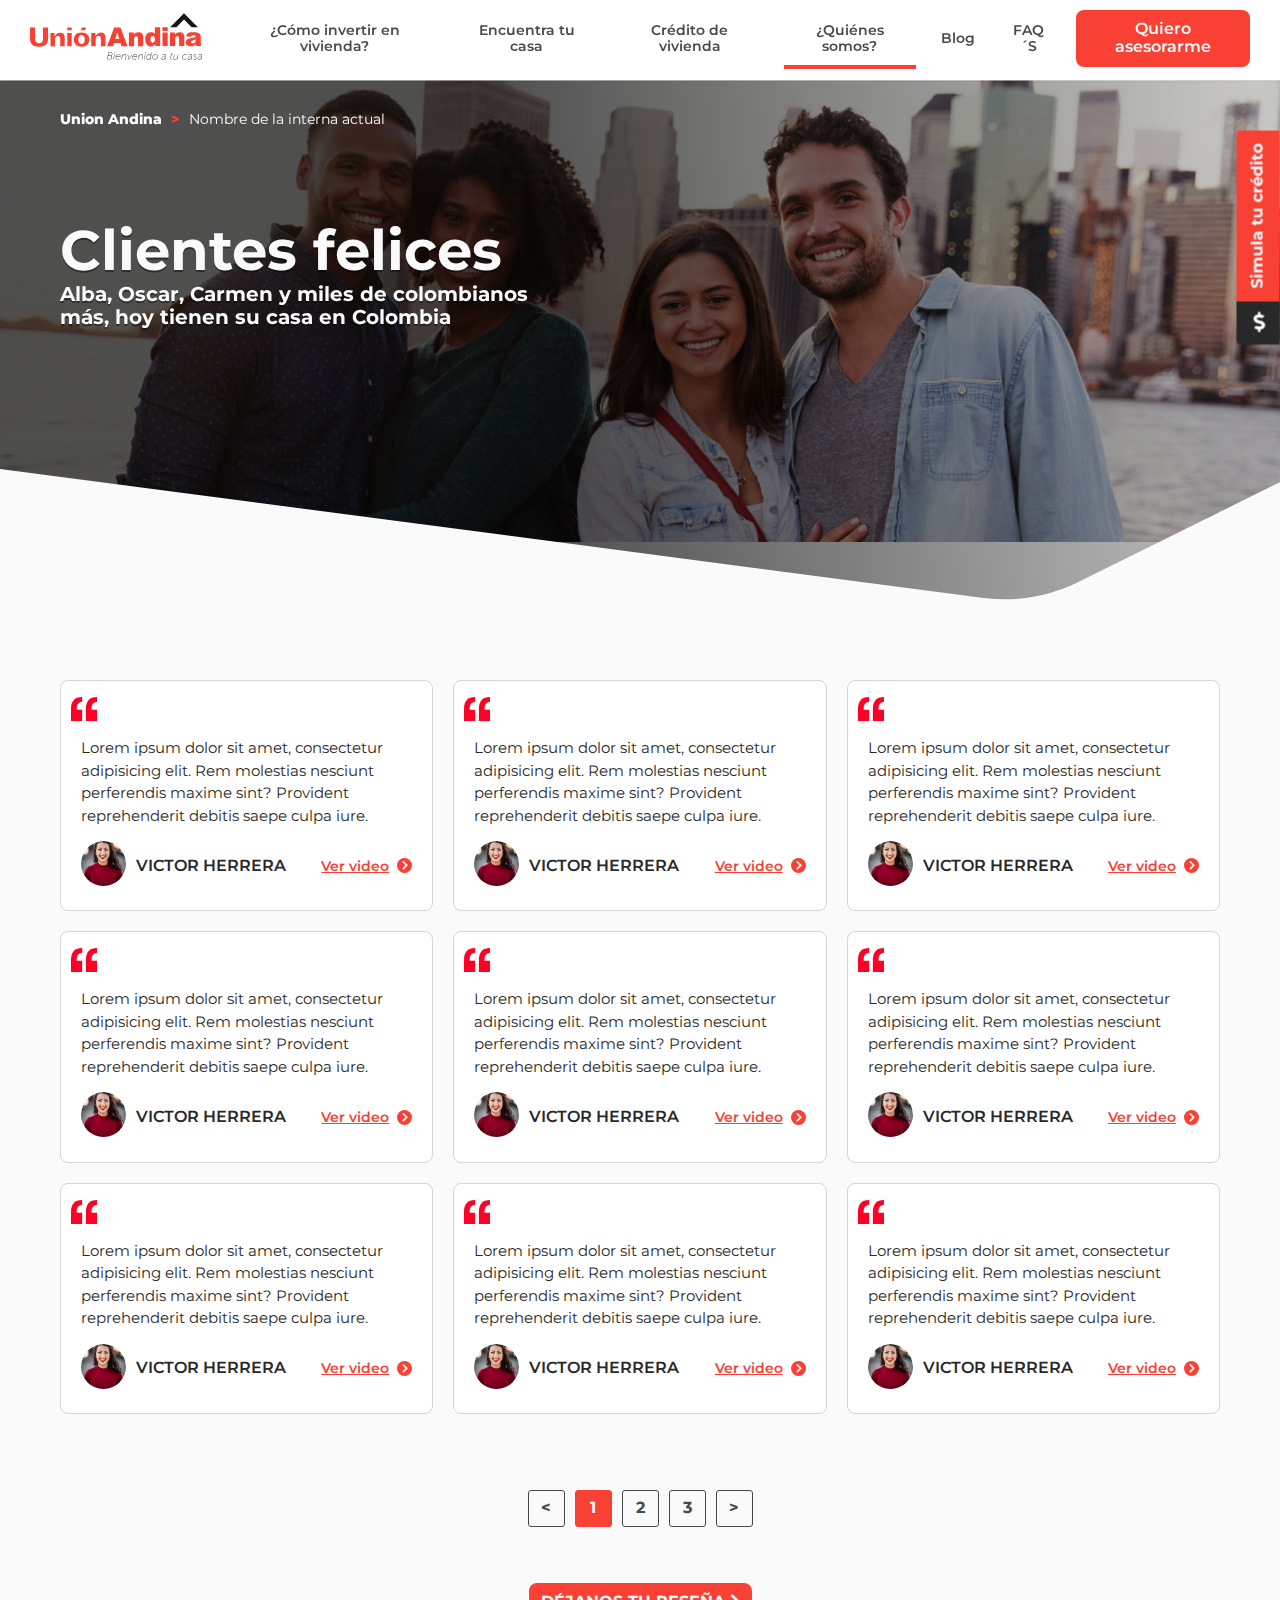
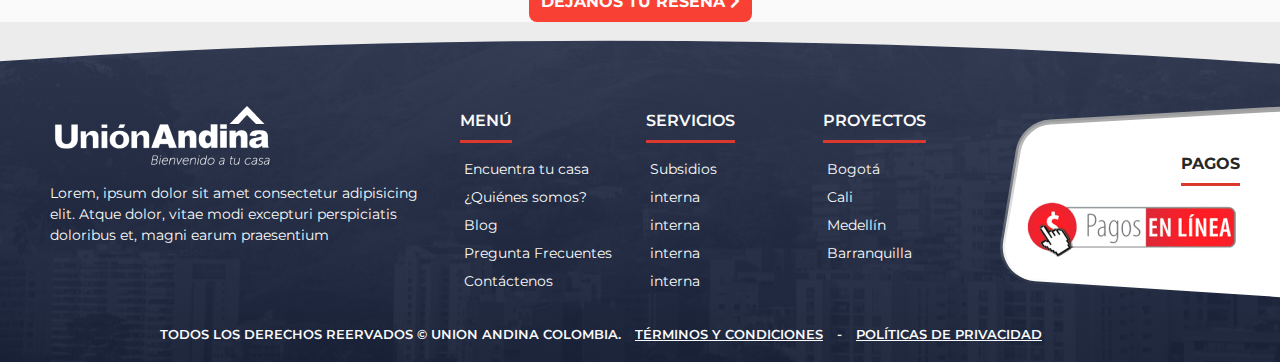
<file: testimonios.html>
<!DOCTYPE html>
<html lang="en">
<head>
    <meta charset="UTF-8">
    <meta http-equiv="X-UA-Compatible" content="IE=edge">
    <meta name="viewport" content="width=device-width, initial-scale=1.0">
    <title>Union Andina 2</title>
    <link rel="preconnect" href="https://fonts.googleapis.com">
    <link rel="preconnect" href="https://fonts.gstatic.com" crossorigin>
    <link href="https://fonts.googleapis.com/css2?family=Montserrat:wght@300;400;600;700;900&display=swap" rel="stylesheet">
    <link rel="stylesheet" href="https://pro.fontawesome.com/releases/v5.10.0/css/all.css"/>    
    <link rel="stylesheet" href="./css/normalize.css"/>
    <link rel="stylesheet" href="./plugins/swiperSlider/swiper-bundle.min.css">
    <link rel="stylesheet" href="./css/style.css"/>
    <?php wp_head(); ?>
</head>
<body>

    <!-- HEADER -->

    <header>
            <a class="side_button">
                <div class="cont_icon">
                    <span class="fas fa-dollar-sign"></span>
                </div>
                <div class="s_btn_txt_fixed">
                    Simula tu crédito
                </div>
            </a>
            <aside class="side_form" hidden>
                <button class="close_aside_form">
                    <span class="far fa-times"></span>
                </button>
                <a href="">
                    <img width="172" height="46" src="images/diseno/logo_UA_1.svg" alt="">
                </a>
                <form class="aside_form_credito" action="">
                    <div class="cont_input">
                        <input id="afc1" type="text" placeholder=" ">
                        <label for="afc1">Nombre</label>
                    </div>
                    <div class="cont_input">
                        <input id="afc2" type="text" placeholder=" ">
                        <label for="afc2">Apellido</label>
                    </div>
                    <div class="cont_input">
                        <input id="afc3" type="email" placeholder=" ">
                        <label for="afc3">Email</label>
                    </div>
                    <div class="col_div_forms1-3">
                        <div class="cont_input">
                            <select name="" id="">
                                <option value="" selected disabled>Prefijo país</option>
                                <option value="">+52</option>
                                <option value="">+53</option>
                                <option value="">+51</option>
                                <option value="">+52</option>
                                <option value="">+53</option>
                                <option value="">+51</option>
                                <option value="">+52</option>
                                <option value="">+53</option>
                                <option value="">+51</option>
                                <option value="">+52</option>
                                <option value="">+53</option>
                            </select>
                        </div>
                        <div class="cont_input">
                            <input id="afc4" type="tel" placeholder=" ">
                            <label for="afc4">Teléfono</label>
                        </div>
                    </div>
                    <div class="cont_input">
                        <select name="" id="">
                            <option value="" selected disabled>Ciudad de interés</option>
                            <option value="">Ciudad</option>
                            <option value="">Ciudad</option>
                            <option value="">Ciudad</option>
                            <option value="">Ciudad</option>
                            <option value="">Ciudad</option>
                            <option value="">Ciudad</option>
                            <option value="">Ciudad</option>
                        </select>
                    </div>
                    <div class="cont_input">
                        <select name="" id="">
                            <option value="" selected disabled>Paíse de residencia</option>
                            <option value="">Ciudad</option>
                            <option value="">Ciudad</option>
                            <option value="">Ciudad</option>
                            <option value="">Ciudad</option>
                            <option value="">Ciudad</option>
                            <option value="">Ciudad</option>
                            <option value="">Ciudad</option>
                        </select>
                    </div>
                    <div class="cont_input">
                        <select name="" id="">
                            <option value="" selected disabled>¿Qué necesitas?</option>
                            <option value="">Ciudad</option>
                            <option value="">Ciudad</option>
                            <option value="">Ciudad</option>
                            <option value="">Ciudad</option>
                        </select>
                    </div>
                    <div class="cont_term_send">
                        <div class="cont_terminos">
                            <input type="checkbox">
                            <label for="">Acepto los <a href="">Terminos y condiciones</a> </label>
                        </div>
                        <div class="cont_btn_contacto">
                            <a class="btn_red_m" href="">Quiero que me contacten <span class="fas fa-chevron-right"></span> </a>
                        </div>
                        <div class="txt_opcional_termin">
                            ó escoge tu mismo el día y la hora en la que quieres tu asesoría
                        </div>
                        <div class="cont_btn_cita">
                            <a class="btn_red_m" href="">Agenda tu cita aquí <span class="fas fa-chevron-right"></span> </a>
                        </div>
                        
                    </div>
                </form>
            </aside>
            <div class="cont_nav">
                <h1 class="logo_ua">
                    <a href="">
                        <img width="172" src="./images/diseno/logo_UA_1.svg" alt="">
                    </a>                
                </h1>
                <nav class="nav">
                    <ul class="navDesktop">
                        <li><a href="">¿Cómo invertir en vivienda?</a></li>
                        <li><a href="">Encuentra tu casa</a></li>
                        <li><a href="">Crédito de vivienda</a></li>
                        <li><a class="active" href="">¿Quiénes somos?</a></li>
                        <li><a href="">Blog</a></li>
                        <li><a href="">FAQ´S</a></li>
                        <li><a class="btn_red_m" href="">Quiero asesorarme</a></li>
                    </ul>
                    <ul class="navMobile">
                        <li>
                            <a href="">
                                <span class="fal fa-phone-alt"></span>
                            </a>
                        </li>
                        <li>
                            <a href="">
                                <span class="fal fa-envelope"></span>
                            </a>
                        </li>
                        <li>
                            <a id="menu_mobile">
                                <span class="fas fa-bars"></span>
                            </a>
                            <span class="bg_dark"></span>
                        </li>
                    </ul>
                </nav>
                
            </div>
        
    </header>

    <main>
        <div class="spacer"></div>
        <section class="s_header_page">
            <span class="filter_gradient"></span>
            <picture>
                <img width="1440" height="600" src="images/diseno/02-testimonios/img_header.jpg" alt="">
            </picture>
            <div class="center">
                <div class="cont_header_page">

                    <div class="miga">
                        <a href="">Union Andina</a>
                        <span> > </span>
                        <a href="">Nombre de la interna actual</a>
                    </div>

                    <h2 class="title_page">
                        Clientes felices
                        <span class="subtitle_page">Alba, Oscar, Carmen y miles
                            de colombianos <br> más, hoy tienen su casa en Colombia</span>
                    </h2>
                </div>
            </div>
        </section>   
        
        <section class="s_clientes_page">
            <div class="center">
                <div class="cont_clientes_page">
                    <div class="card_clientes_f">
                        <span class="quotes"><img width="26" height="24" src="images/diseno/01-home/quotes.svg" alt=""></span>
                        <div class="txt_clientes_f">
                            Lorem ipsum dolor sit amet, consectetur adipisicing elit. Rem molestias nesciunt perferendis maxime sint? Provident reprehenderit debitis saepe culpa iure.
                        </div>
                        <div class="info_card_clientes">
                            <div class="cont_usuario_cliente">
                                <picture>
                                    <img width="50" height="50" src="images/diseno/01-home/img_clientes.png" alt="">
                                </picture>
                                <label for="">Victor Herrera</label>
                            </div>
                            <a href="" class="vervideo">Ver video <span class="fas fa-chevron-right"></span> </a>
                        </div>
                    </div>
                    <div class="card_clientes_f">
                        <span class="quotes"><img width="26" height="24" src="images/diseno/01-home/quotes.svg" alt=""></span>
                        <div class="txt_clientes_f">
                            Lorem ipsum dolor sit amet, consectetur adipisicing elit. Rem molestias nesciunt perferendis maxime sint? Provident reprehenderit debitis saepe culpa iure.
                        </div>
                        <div class="info_card_clientes">
                            <div class="cont_usuario_cliente">
                                <picture>
                                    <img width="50" height="50" src="images/diseno/01-home/img_clientes.png" alt="">
                                </picture>
                                <label for="">Victor Herrera</label>
                            </div>
                            <a href="" class="vervideo">Ver video <span class="fas fa-chevron-right"></span> </a>
                        </div>
                    </div>
                    <div class="card_clientes_f">
                        <span class="quotes"><img width="26" height="24" src="images/diseno/01-home/quotes.svg" alt=""></span>
                        <div class="txt_clientes_f">
                            Lorem ipsum dolor sit amet, consectetur adipisicing elit. Rem molestias nesciunt perferendis maxime sint? Provident reprehenderit debitis saepe culpa iure.
                        </div>
                        <div class="info_card_clientes">
                            <div class="cont_usuario_cliente">
                                <picture>
                                    <img width="50" height="50" src="images/diseno/01-home/img_clientes.png" alt="">
                                </picture>
                                <label for="">Victor Herrera</label>
                            </div>
                            <a href="" class="vervideo">Ver video <span class="fas fa-chevron-right"></span> </a>
                        </div>
                    </div>
                    <div class="card_clientes_f">
                        <span class="quotes"><img width="26" height="24" src="images/diseno/01-home/quotes.svg" alt=""></span>
                        <div class="txt_clientes_f">
                            Lorem ipsum dolor sit amet, consectetur adipisicing elit. Rem molestias nesciunt perferendis maxime sint? Provident reprehenderit debitis saepe culpa iure.
                        </div>
                        <div class="info_card_clientes">
                            <div class="cont_usuario_cliente">
                                <picture>
                                    <img width="50" height="50" src="images/diseno/01-home/img_clientes.png" alt="">
                                </picture>
                                <label for="">Victor Herrera</label>
                            </div>
                            <a href="" class="vervideo">Ver video <span class="fas fa-chevron-right"></span> </a>
                        </div>
                    </div>
                    <div class="card_clientes_f">
                        <span class="quotes"><img width="26" height="24" src="images/diseno/01-home/quotes.svg" alt=""></span>
                        <div class="txt_clientes_f">
                            Lorem ipsum dolor sit amet, consectetur adipisicing elit. Rem molestias nesciunt perferendis maxime sint? Provident reprehenderit debitis saepe culpa iure.
                        </div>
                        <div class="info_card_clientes">
                            <div class="cont_usuario_cliente">
                                <picture>
                                    <img width="50" height="50" src="images/diseno/01-home/img_clientes.png" alt="">
                                </picture>
                                <label for="">Victor Herrera</label>
                            </div>
                            <a href="" class="vervideo">Ver video <span class="fas fa-chevron-right"></span> </a>
                        </div>
                    </div>
                    <div class="card_clientes_f">
                        <span class="quotes"><img width="26" height="24" src="images/diseno/01-home/quotes.svg" alt=""></span>
                        <div class="txt_clientes_f">
                            Lorem ipsum dolor sit amet, consectetur adipisicing elit. Rem molestias nesciunt perferendis maxime sint? Provident reprehenderit debitis saepe culpa iure.
                        </div>
                        <div class="info_card_clientes">
                            <div class="cont_usuario_cliente">
                                <picture>
                                    <img width="50" height="50" src="images/diseno/01-home/img_clientes.png" alt="">
                                </picture>
                                <label for="">Victor Herrera</label>
                            </div>
                            <a href="" class="vervideo">Ver video <span class="fas fa-chevron-right"></span> </a>
                        </div>
                    </div>
                    <div class="card_clientes_f">
                        <span class="quotes"><img width="26" height="24" src="images/diseno/01-home/quotes.svg" alt=""></span>
                        <div class="txt_clientes_f">
                            Lorem ipsum dolor sit amet, consectetur adipisicing elit. Rem molestias nesciunt perferendis maxime sint? Provident reprehenderit debitis saepe culpa iure.
                        </div>
                        <div class="info_card_clientes">
                            <div class="cont_usuario_cliente">
                                <picture>
                                    <img width="50" height="50" src="images/diseno/01-home/img_clientes.png" alt="">
                                </picture>
                                <label for="">Victor Herrera</label>
                            </div>
                            <a href="" class="vervideo">Ver video <span class="fas fa-chevron-right"></span> </a>
                        </div>
                    </div>
                    <div class="card_clientes_f">
                        <span class="quotes"><img width="26" height="24" src="images/diseno/01-home/quotes.svg" alt=""></span>
                        <div class="txt_clientes_f">
                            Lorem ipsum dolor sit amet, consectetur adipisicing elit. Rem molestias nesciunt perferendis maxime sint? Provident reprehenderit debitis saepe culpa iure.
                        </div>
                        <div class="info_card_clientes">
                            <div class="cont_usuario_cliente">
                                <picture>
                                    <img width="50" height="50" src="images/diseno/01-home/img_clientes.png" alt="">
                                </picture>
                                <label for="">Victor Herrera</label>
                            </div>
                            <a href="" class="vervideo">Ver video <span class="fas fa-chevron-right"></span> </a>
                        </div>
                    </div>
                    <div class="card_clientes_f">
                        <span class="quotes"><img width="26" height="24" src="images/diseno/01-home/quotes.svg" alt=""></span>
                        <div class="txt_clientes_f">
                            Lorem ipsum dolor sit amet, consectetur adipisicing elit. Rem molestias nesciunt perferendis maxime sint? Provident reprehenderit debitis saepe culpa iure.
                        </div>
                        <div class="info_card_clientes">
                            <div class="cont_usuario_cliente">
                                <picture>
                                    <img width="50" height="50" src="images/diseno/01-home/img_clientes.png" alt="">
                                </picture>
                                <label for="">Victor Herrera</label>
                            </div>
                            <a href="" class="vervideo">Ver video <span class="fas fa-chevron-right"></span> </a>
                        </div>
                    </div>
                </div>

                <div class="paginador">
                    <ul>
                        <li class="mayor-menor">
                            <a> < </a>
                        </li>
                        <li class="number">
                            <a class="active_n"> 1 </a>
                        </li>
                        <li class="number">
                            <a> 2 </a>
                        </li>
                        <li class="number">
                            <a> 3 </a>
                        </li>
                        <li class="mayor-menor">
                            <a> > </a>
                        </li>
                    </ul>
                </div>

                <div class="cont_btn">
                    <a href="" class="btn_red_m"> DÉJANOS TU RESEÑA <span class="fas fa-chevron-right"></span> </a>
                </div>
            </div>
        </section>



    </main>

    <footer>
        
        <script src="./plugins/swiperSlider/swiper-bundle.min.js"></script>
        <script src="./js/main.js"></script>

        
        <div class="cont_footer">
            <div class="col_footer">
                <a href="">
                    <img width="224" height="67" src="images/diseno/Logo_blanco.png" alt="">
                </a>
                <h1 class="txt_seo_footer">
                    Lorem, ipsum dolor sit amet consectetur adipisicing elit. Atque dolor, vitae modi excepturi perspiciatis doloribus et, magni earum praesentium
                </h1>
            </div>
            <div class="col_footer">
                <h5>MENÚ</h5>
                <ul>
                    <li> <a href="">Encuentra tu casa</a> </li>
                    <li> <a href="">¿Quiénes somos?</a> </li>
                    <li> <a href="">Blog</a> </li>
                    <li> <a href="">Pregunta Frecuentes</a> </li>
                    <li> <a href="">Contáctenos</a> </li>
                </ul>
            </div>
            <div class="col_footer">
                <h5>Servicios</h5>
                <ul>
                    <li> <a href="">Subsidios</a> </li>
                    <li> <a href="">interna</a> </li>
                    <li> <a href="">interna</a> </li>
                    <li> <a href="">interna</a> </li>
                    <li> <a href="">interna</a> </li>
                </ul>
            </div>
            <div class="col_footer">
                <h5>PROYECTOS</h5>
                <ul>
                    <li> <a href="">Bogotá</a> </li>
                    <li> <a href="">Cali</a> </li>
                    <li> <a href="">Medellín</a> </li>
                    <li> <a href="">Barranquilla</a> </li>
                </ul>
            </div>
            <div class="col_footer cont_footer_pago">
                <h5>Pagos</h5>
                <a href="">
                    <img width="216" height="63" src="images/diseno/btn_pago_enlinea.png" alt="">
                </a>
            </div>
        </div>
        <div class="center">

            <div class="sub_footer">
                <span>TODOS LOS DERECHOS REERVADOS © UNION ANDINA COLOMBIA.</span>
                <a href="">Términos y condiciones</a>
                <span> - </span>
                <a href="">políticas de privacidad</a>
                <div class="cont_redes_footer">
                    <a href=""><span class="far fa-facebook-f"></span></a>
                    <a href=""><span class="far fa-instagram"></span></a>
                    <a href=""><span class="far fa-youtube"></span></a>
                    <a href=""><span class="far fa-linkedin-in"></span></a>
                </div>
            </div>
        </div>

        
    </footer>

    
</body>
</html>
</file>
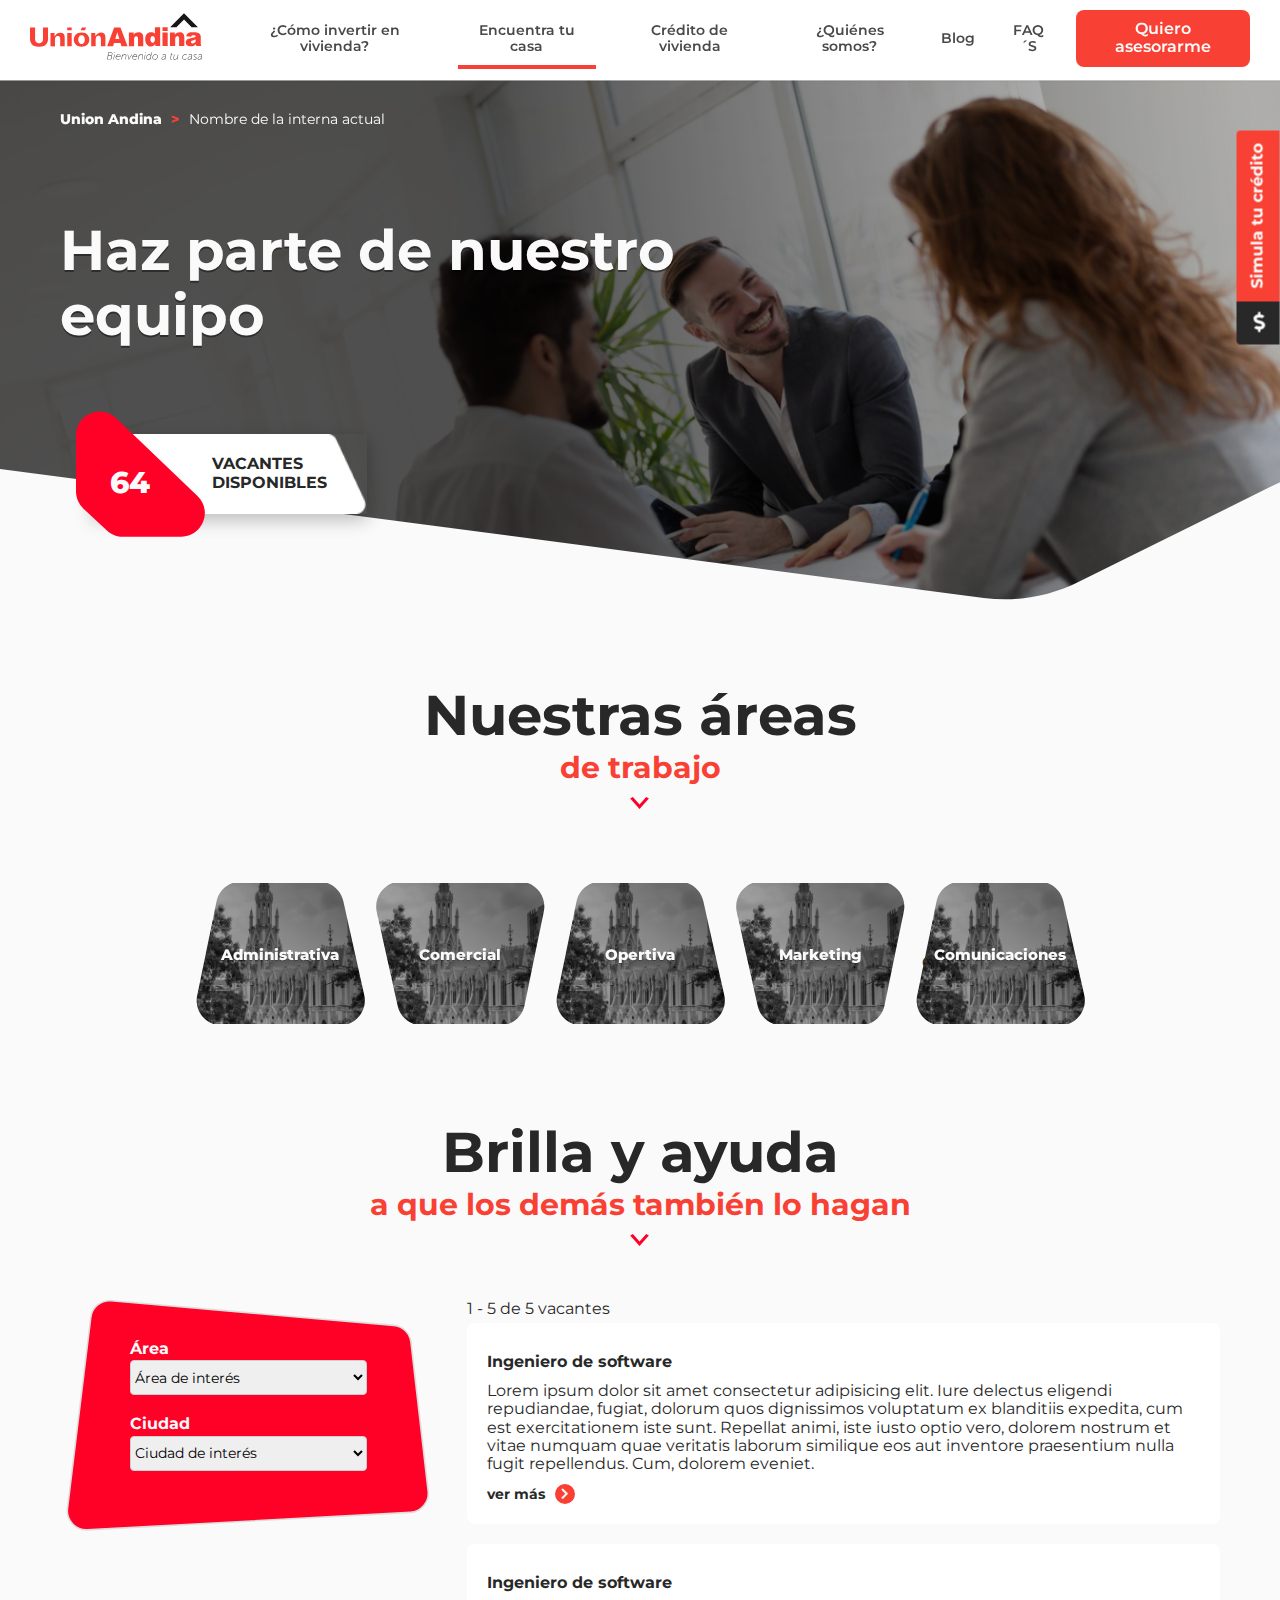
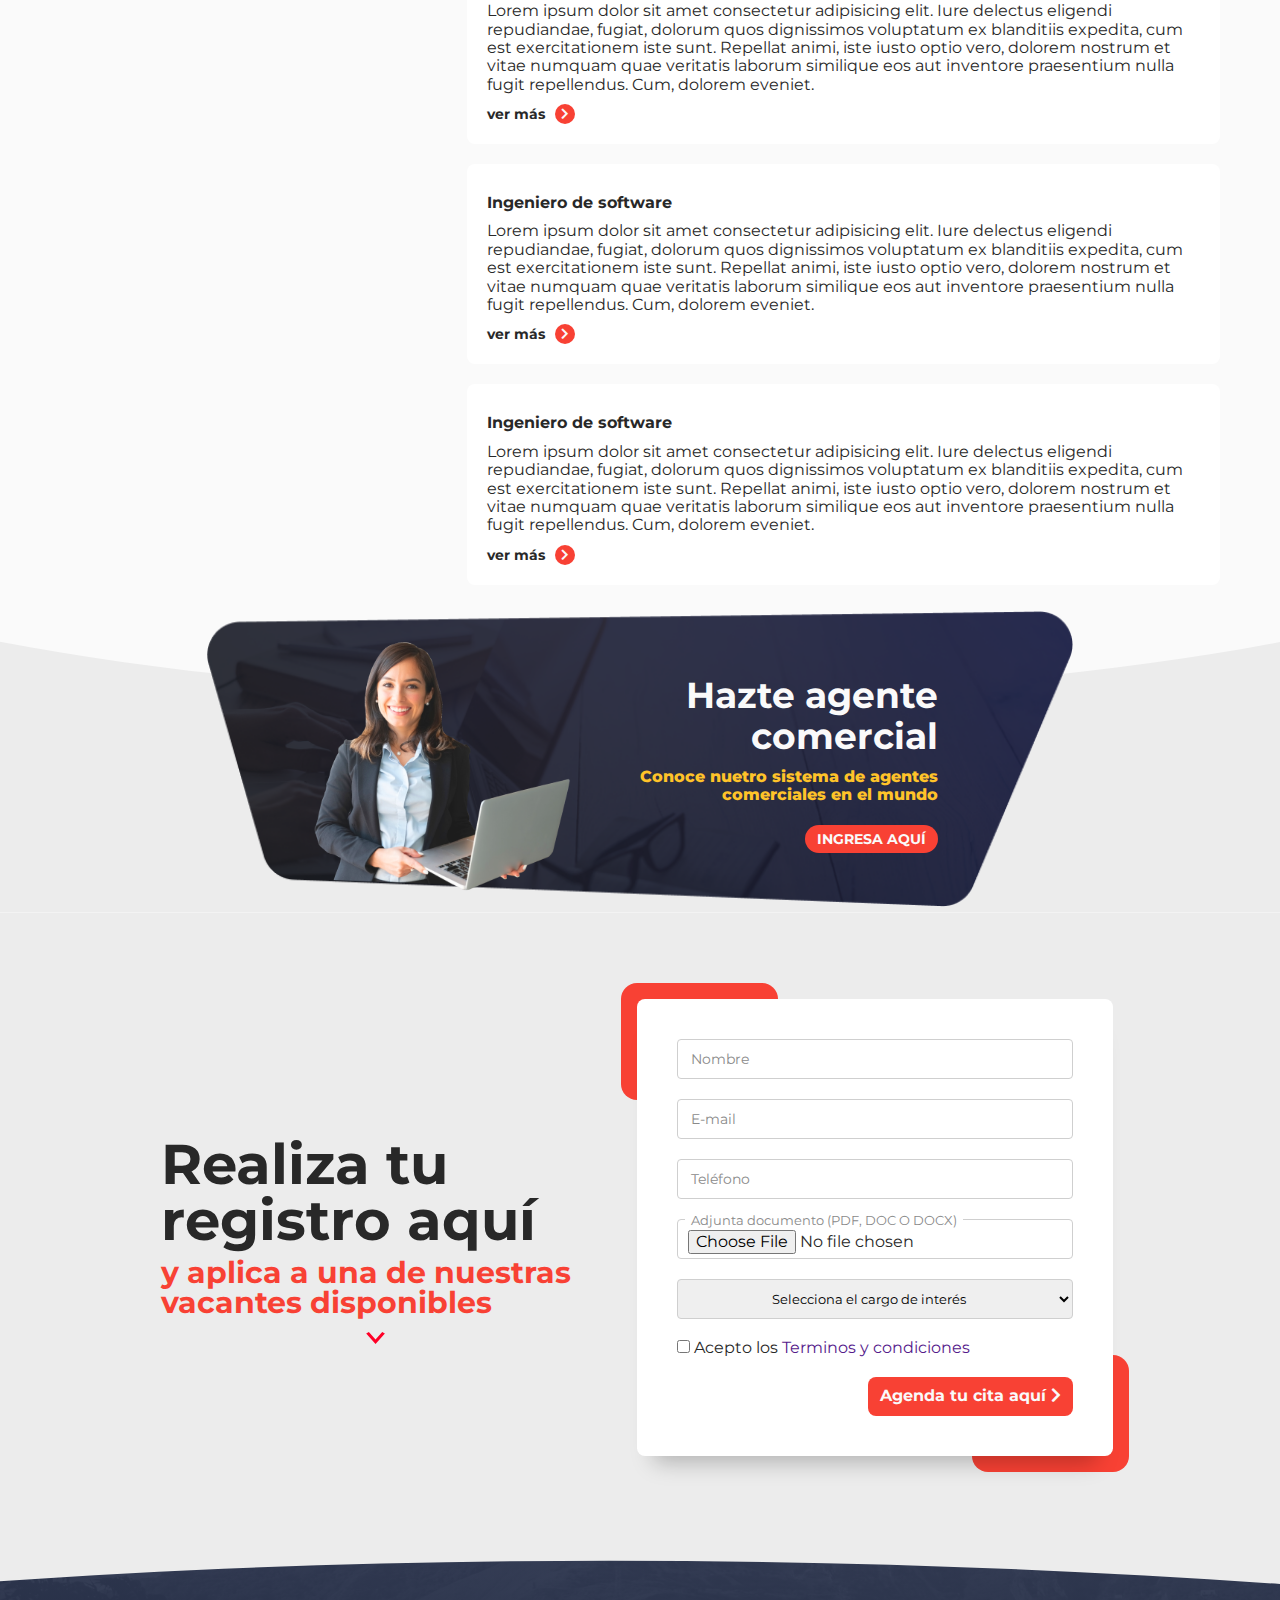
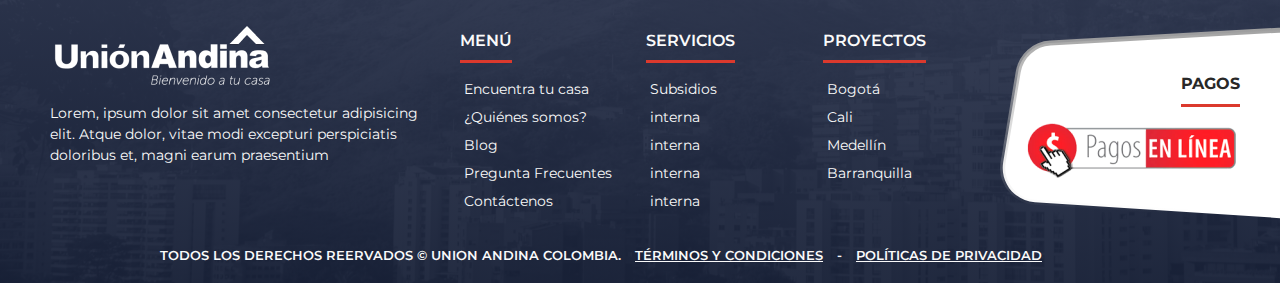
<file: trabaja_con_nosotros.html>
<!DOCTYPE html>
<html lang="en">
<head>
    <meta charset="UTF-8">
    <meta http-equiv="X-UA-Compatible" content="IE=edge">
    <meta name="viewport" content="width=device-width, initial-scale=1.0">
    <title>Union Andina 2</title>
    <link rel="preconnect" href="https://fonts.googleapis.com">
    <link rel="preconnect" href="https://fonts.gstatic.com" crossorigin>
    <link href="https://fonts.googleapis.com/css2?family=Montserrat:wght@300;400;600;700;900&display=swap" rel="stylesheet">
    <link rel="stylesheet" href="https://pro.fontawesome.com/releases/v5.10.0/css/all.css"/>    
    <link rel="stylesheet" href="./css/normalize.css"/>
    <link rel="stylesheet" href="./plugins/swiperSlider/swiper-bundle.min.css">
    <link rel="stylesheet" href="./css/style.css"/>
    <?php wp_head(); ?>
</head>
<body>

    <!-- HEADER -->

    <header>
            <a class="side_button">
                <div class="cont_icon">
                    <span class="fas fa-dollar-sign"></span>
                </div>
                <div class="s_btn_txt_fixed">
                    Simula tu crédito
                </div>
            </a>
            <aside class="side_form" hidden>
                <button class="close_aside_form">
                    <span class="far fa-times"></span>
                </button>
                <a href="">
                    <img width="172" height="46" src="images/diseno/logo_UA_1.svg" alt="">
                </a>
                <form class="aside_form_credito" action="">
                    <div class="cont_input">
                        <input id="afc1" type="text" placeholder=" ">
                        <label for="afc1">Nombre</label>
                    </div>
                    <div class="cont_input">
                        <input id="afc2" type="text" placeholder=" ">
                        <label for="afc2">Apellido</label>
                    </div>
                    <div class="cont_input">
                        <input id="afc3" type="email" placeholder=" ">
                        <label for="afc3">Email</label>
                    </div>
                    <div class="col_div_forms1-3">
                        <div class="cont_input">
                            <select name="" id="">
                                <option value="" selected disabled>Prefijo país</option>
                                <option value="">+52</option>
                                <option value="">+53</option>
                                <option value="">+51</option>
                                <option value="">+52</option>
                                <option value="">+53</option>
                                <option value="">+51</option>
                                <option value="">+52</option>
                                <option value="">+53</option>
                                <option value="">+51</option>
                                <option value="">+52</option>
                                <option value="">+53</option>
                            </select>
                        </div>
                        <div class="cont_input">
                            <input id="afc4" type="tel" placeholder=" ">
                            <label for="afc4">Teléfono</label>
                        </div>
                    </div>
                    <div class="cont_input">
                        <select name="" id="">
                            <option value="" selected disabled>Ciudad de interés</option>
                            <option value="">Ciudad</option>
                            <option value="">Ciudad</option>
                            <option value="">Ciudad</option>
                            <option value="">Ciudad</option>
                            <option value="">Ciudad</option>
                            <option value="">Ciudad</option>
                            <option value="">Ciudad</option>
                        </select>
                    </div>
                    <div class="cont_input">
                        <select name="" id="">
                            <option value="" selected disabled>Paíse de residencia</option>
                            <option value="">Ciudad</option>
                            <option value="">Ciudad</option>
                            <option value="">Ciudad</option>
                            <option value="">Ciudad</option>
                            <option value="">Ciudad</option>
                            <option value="">Ciudad</option>
                            <option value="">Ciudad</option>
                        </select>
                    </div>
                    <div class="cont_input">
                        <select name="" id="">
                            <option value="" selected disabled>¿Qué necesitas?</option>
                            <option value="">Ciudad</option>
                            <option value="">Ciudad</option>
                            <option value="">Ciudad</option>
                            <option value="">Ciudad</option>
                        </select>
                    </div>
                    <div class="cont_term_send">
                        <div class="cont_terminos">
                            <input type="checkbox">
                            <label for="">Acepto los <a href="">Terminos y condiciones</a> </label>
                        </div>
                        <div class="cont_btn_contacto">
                            <a class="btn_red_m" href="">Quiero que me contacten <span class="fas fa-chevron-right"></span> </a>
                        </div>
                        <div class="txt_opcional_termin">
                            ó escoge tu mismo el día y la hora en la que quieres tu asesoría
                        </div>
                        <div class="cont_btn_cita">
                            <a class="btn_red_m" href="">Agenda tu cita aquí <span class="fas fa-chevron-right"></span> </a>
                        </div>
                        
                    </div>
                </form>
            </aside>
            <div class="cont_nav">
                <h1 class="logo_ua">
                    <a href="">
                        <img width="172" src="./images/diseno/logo_UA_1.svg" alt="">
                    </a>                
                </h1>
                <nav class="nav">
                    <ul class="navDesktop">
                        <li><a href="">¿Cómo invertir en vivienda?</a></li>
                        <li><a class="active" href="">Encuentra tu casa</a></li>
                        <li><a href="">Crédito de vivienda</a></li>
                        <li><a href="">¿Quiénes somos?</a></li>
                        <li><a href="">Blog</a></li>
                        <li><a href="">FAQ´S</a></li>
                        <li><a class="btn_red_m" href="">Quiero asesorarme</a></li>
                    </ul>
                    <ul class="navMobile">
                        <li>
                            <a href="">
                                <span class="fal fa-phone-alt"></span>
                            </a>
                        </li>
                        <li>
                            <a href="">
                                <span class="fal fa-envelope"></span>
                            </a>
                        </li>
                        <li>
                            <a id="menu_mobile">
                                <span class="fas fa-bars"></span>
                            </a>
                            <span class="bg_dark"></span>
                        </li>
                    </ul>
                </nav>
                
            </div>
        
    </header>

    <main>
        <div class="spacer"></div>
        <section class="s_header_page">
            <span class="filter_gradient"></span>
            <picture>
                <img width="1440" height="600" src="images/diseno/07-trabaja-con-nosotros/banner_header.png" alt="">
            </picture>
            <div class="center">
                <div class="cont_header_page">

                    <div class="miga">
                        <a href="">Union Andina</a>
                        <span> > </span>
                        <a href="">Nombre de la interna actual</a>
                    </div>

                    <h2 class="title_page">
                        Haz parte de nuestro <br> equipo
                    </h2>
                </div>
            </div>
        </section>
        
        <section class="s_counter_trabaja">
            <div class="center">
                <div class="counter_vacante">
                    <span>64</span>
                    <div>VACANTES <br> DISPONIBLES</div>
                </div>
            </div>
        </section>
        

        <section class="s_trabaja_areas">
            <div class="center">
                <div class="cont_titulo_ua">
                    <h3>
                        Nuestras áreas<br>
                        <span>de trabajo</span>
                    </h3>
                </div>
                <div class="cont_ciudades">
                
                    <div class="card_ciudad">
                        <span class="card_c_tit_ext" for="">Administrativa</span>
                        <a class="link_card_ciudad" href="">
                            <span class="card_c_tit_int" for="">Administrativa</span>
                            <picture>
                                <span class="filter_dark"></span>
                                <img width="300" height="300" src="images/diseno/01-home/cali.jpg" alt="">
                            </picture>
                        </a>
                    </div>
    
                    <div class="card_ciudad">
                        <span class="card_c_tit_ext" for="">Comercial</span>
                        <a class="link_card_ciudad rotate_mask" href="">
                            <span class="card_c_tit_int" for="">Comercial</span>
                            <picture>
                                <span class="filter_dark"></span>
                                <img width="300" height="300" src="images/diseno/01-home/cali.jpg" alt="">
                            </picture>
                        </a>
                    </div>
    
                    <div class="card_ciudad">
                        <span class="card_c_tit_ext" for="">Opertiva</span>
                        <a class="link_card_ciudad" href="">
                            <span class="card_c_tit_int" for="">Opertiva</span>
                            <picture>
                                <span class="filter_dark"></span>
                                <img width="300" height="300" src="images/diseno/01-home/cali.jpg" alt="">
                            </picture>
                        </a>
                    </div>
    
                    <div class="card_ciudad">
                        <span class="card_c_tit_ext" for="">Marketing</span>
                        <a class="link_card_ciudad rotate_mask" href="">
                            <span class="card_c_tit_int" for="">Marketing</span>
                            <picture>
                                <span class="filter_dark"></span>
                                <img width="300" height="300" src="images/diseno/01-home/cali.jpg" alt="">
                            </picture>
                        </a>
                    </div>
    
                    <div class="card_ciudad">
                        <span class="card_c_tit_ext" for="">Comunicaciones</span>
                        <a class="link_card_ciudad " href="">
                            <span class="card_c_tit_int" for="">Comunicaciones</span>
                            <picture>
                                <span class="filter_dark"></span>
                                <img width="300" height="300" src="images/diseno/01-home/cali.jpg" alt="">
                            </picture>
                        </a>
                    </div>
    
                </div>
            </div>
        </section>

        <section class="s_trabaja_vacantes">
            <div class="center">
                <div class="cont_titulo_ua">
                    <h3>
                        Brilla y ayuda<br>
                        <span>a que los demás también lo hagan</span>
                    </h3>
                </div>
                <div class="cont_gen_vacantes">
                    <aside class="aside_right">
                        <form action="" class="form_filter">
                            <div class="cont_input_filtro">
                                <label for="">Área</label>
                                <select name="" id="">
                                    <option value="" selected disabled>Área de interés</option>
                                    <option value="">40mts2</option>
                                    <option value="">50mts2</option>
                                    <option value="">0mts2</option>
                                </select>
                            </div>
                            <div class="cont_input_filtro">
                                <label for="">Ciudad</label>
                                <select name="" id="">
                                    <option value="" selected disabled>Ciudad de interés</option>
                                    <option value="">Bogotá</option>
                                    <option value="">Cali</option>
                                    <option value="">Medellín</option>
                                </select>
                            </div>

                        </form>
                    </aside>
                    <div class="lista_items_vacantes">
                        <div class="cantidad_vacantes">
                            <span>1</span>
                            <div> - </div>
                            <span>5</span>
                            <div>de</div>
                            <span>5</span>
                            <div>vacantes</div>
                        </div>
                        <div class="cont_gen_itm_vacante">
                            <div class="card_vacante">
                                <h4>Ingeniero de software</h4>
                                <div class="desc_vacante">
                                    Lorem ipsum dolor sit amet consectetur adipisicing elit. Iure delectus eligendi repudiandae, fugiat, dolorum quos dignissimos voluptatum ex blanditiis expedita, cum est exercitationem iste sunt. Repellat animi, iste iusto optio vero, dolorem nostrum et vitae numquam quae veritatis laborum similique eos aut inventore praesentium nulla fugit repellendus. Cum, dolorem eveniet.
                                </div>
                                <a class="leermas">ver más <span class="fas fa-chevron-right"></span> </a>
                            </div>
                            <div class="card_vacante">
                                <h4>Ingeniero de software</h4>
                                <div class="desc_vacante">
                                    Lorem ipsum dolor sit amet consectetur adipisicing elit. Iure delectus eligendi repudiandae, fugiat, dolorum quos dignissimos voluptatum ex blanditiis expedita, cum est exercitationem iste sunt. Repellat animi, iste iusto optio vero, dolorem nostrum et vitae numquam quae veritatis laborum similique eos aut inventore praesentium nulla fugit repellendus. Cum, dolorem eveniet.
                                </div>
                                <a class="leermas">ver más <span class="fas fa-chevron-right"></span> </a>
                            </div>
                            <div class="card_vacante">
                                <h4>Ingeniero de software</h4>
                                <div class="desc_vacante">
                                    Lorem ipsum dolor sit amet consectetur adipisicing elit. Iure delectus eligendi repudiandae, fugiat, dolorum quos dignissimos voluptatum ex blanditiis expedita, cum est exercitationem iste sunt. Repellat animi, iste iusto optio vero, dolorem nostrum et vitae numquam quae veritatis laborum similique eos aut inventore praesentium nulla fugit repellendus. Cum, dolorem eveniet.
                                </div>
                                <a class="leermas">ver más <span class="fas fa-chevron-right"></span> </a>
                            </div>
                            <div class="card_vacante">
                                <h4>Ingeniero de software</h4>
                                <div class="desc_vacante">
                                    Lorem ipsum dolor sit amet consectetur adipisicing elit. Iure delectus eligendi repudiandae, fugiat, dolorum quos dignissimos voluptatum ex blanditiis expedita, cum est exercitationem iste sunt. Repellat animi, iste iusto optio vero, dolorem nostrum et vitae numquam quae veritatis laborum similique eos aut inventore praesentium nulla fugit repellendus. Cum, dolorem eveniet.
                                </div>
                                <a class="leermas">ver más <span class="fas fa-chevron-right"></span> </a>
                            </div>
                        </div>


                    </div>
                </div>
            </div>
        </section>

        <section class="s_trabaja_banner_agente">
            <div class="center">
                <div class="cont_gen_banner_agente">
                    <picture>
                        <img width="396" height="393" src="images/diseno/07-trabaja-con-nosotros/mujer.png" alt="">
                    </picture>
                    <div class="col_banner_agente">
                        <h2>Hazte agente comercial</h2>
                        <div>Conoce nuetro sistema de agentes comerciales en el mundo</div>
                        <a href="" class="btn_red_s">INGRESA AQUÍ <span class="fas fa-chevron-right"></span> </a>
                    </div>
                </div>
            </div>
        </section>

        <section class="s_trabaja_form">
            <div class="center">
                <div class="cont_gen_trabajar_form">
                    <div class="col_t_form1">
                        <div class="cont_titulo_ua">
                            <h3>
                                Realiza tu registro aquí<br>
                                <span>y aplica a una de nuestras vacantes disponibles                                  
                                </span>
                            </h3>
                        </div>
                    </div>
                    <div class="col_t_form2">
                        <form action="" class="form_trabajo"> 
                            <div class="cont_input">
                                <input id="afc1" type="text" placeholder=" ">
                                <label for="afc1">Nombre</label>
                            </div>
                            <div class="cont_input">
                                <input id="afc1" type="tel" placeholder=" ">
                                <label for="afc1">E-mail</label>
                            </div>
                            <div class="cont_input">
                                <input id="afc1" type="tel" placeholder=" ">
                                <label for="afc1">Teléfono</label>
                            </div>
                            <div class="cont_input">
                                <input id="afc1" type="file" placeholder="No se ha subido un documento">
                                <label for="afc1">Adjunta documento (PDF, DOC O DOCX)</label>
                            </div>
                            <div class="cont_input">
                                <select name="" id="">
                                    <option value="" selected="" disabled="">Selecciona el cargo de interés</option>
                                    <option value="">Ciudad</option>
                                    <option value="">Ciudad</option>
                                    <option value="">Ciudad</option>
                                    <option value="">Ciudad</option>
                                    <option value="">Ciudad</option>
                                    <option value="">Ciudad</option>
                                    <option value="">Ciudad</option>
                                </select>
                            </div>
                            <div class="cont_terminos">
                                <input type="checkbox">
                                <label for="">Acepto los <a href="">Terminos y condiciones</a> </label>
                            </div>
                            <div class="cont_btn_enviar">
                                <a class="btn_red_m" href="">Agenda tu cita aquí <span class="fas fa-chevron-right"></span> </a>
                            </div>
                        </form>
                    </div>
                </div>
            </div>
        </section>


    </main>

    <footer>
        
        <script src="./plugins/swiperSlider/swiper-bundle.min.js"></script>
        <script src="./js/main.js"></script>

        
        <div class="cont_footer">
            <div class="col_footer">
                <a href="">
                    <img width="224" height="67" src="images/diseno/Logo_blanco.png" alt="">
                </a>
                <h1 class="txt_seo_footer">
                    Lorem, ipsum dolor sit amet consectetur adipisicing elit. Atque dolor, vitae modi excepturi perspiciatis doloribus et, magni earum praesentium
                </h1>
            </div>
            <div class="col_footer">
                <h5>MENÚ</h5>
                <ul>
                    <li> <a href="">Encuentra tu casa</a> </li>
                    <li> <a href="">¿Quiénes somos?</a> </li>
                    <li> <a href="">Blog</a> </li>
                    <li> <a href="">Pregunta Frecuentes</a> </li>
                    <li> <a href="">Contáctenos</a> </li>
                </ul>
            </div>
            <div class="col_footer">
                <h5>Servicios</h5>
                <ul>
                    <li> <a href="">Subsidios</a> </li>
                    <li> <a href="">interna</a> </li>
                    <li> <a href="">interna</a> </li>
                    <li> <a href="">interna</a> </li>
                    <li> <a href="">interna</a> </li>
                </ul>
            </div>
            <div class="col_footer">
                <h5>PROYECTOS</h5>
                <ul>
                    <li> <a href="">Bogotá</a> </li>
                    <li> <a href="">Cali</a> </li>
                    <li> <a href="">Medellín</a> </li>
                    <li> <a href="">Barranquilla</a> </li>
                </ul>
            </div>
            <div class="col_footer cont_footer_pago">
                <h5>Pagos</h5>
                <a href="">
                    <img width="216" height="63" src="images/diseno/btn_pago_enlinea.png" alt="">
                </a>
            </div>
        </div>
        <div class="center">

            <div class="sub_footer">
                <span>TODOS LOS DERECHOS REERVADOS © UNION ANDINA COLOMBIA.</span>
                <a href="">Términos y condiciones</a>
                <span> - </span>
                <a href="">políticas de privacidad</a>
                <div class="cont_redes_footer">
                    <a href=""><span class="far fa-facebook-f"></span></a>
                    <a href=""><span class="far fa-instagram"></span></a>
                    <a href=""><span class="far fa-youtube"></span></a>
                    <a href=""><span class="far fa-linkedin-in"></span></a>
                </div>
            </div>
        </div>

        
    </footer>

    
</body>
</html>
</file>
<file: css/style.css>
/*
Theme Name: UNION ANDINA
Theme URI: 
Author: PAXZU
Author URI: 
Version: 1.0
License: GNU General Public License or later
Tags: union andina, inmuebles, blog, casas, apartamentos, exterior


--------------------------------------------------------------
>>> TABLE OF CONTENTS:
--------------------------------------------------------------*/
:root {
  --color-pri:#F84134;
  --color-sec:#484848;
  --color-ter:#3976ED;
  --color-ligth:#FFFFFF;
  --color-dark:#282828;
  --color-ama:#FFC329;
  --txt-dark:#282828;
  --txt-light:#FAFAFA;
  --txt-red:#F84134;
  --bg-light:#FFFFFF;
  --bg-red:#F84134;
  --bg-dark:#282828;
  --shadow:0px 1px 2px rgba(0, 0, 0, 0.09);
}

::-moz-selection {
  background-color: var(--color-pri);
  color: var(--txt-light);
}

::selection {
  background-color: var(--color-pri);
  color: var(--txt-light);
}

* {
  scroll-behavior: smooth;
}

body {
  font-family: 'Montserrat', sans-serif;
  background: #fafafa;
  color: #282828;
  -webkit-font-smoothing: antialiased !important;
}

h1, h2, h3, h4, h5, h6 {
  margin: 10px 0px;
}

p {
  font-size: 16px;
  color: var(--txt-dark);
}

input, textarea, select {
  border: 1px solid #CFCFCF;
  outline: 0;
  border-radius: 4px;
}

img {
  display: inline-block;
}

picture, span {
  display: inline-block;
}

a {
  display: inline-block;
  text-decoration: none;
}

a.btn_red_s {
  background-color: var(--bg-red);
  color: var(--txt-light) !important;
  padding: 6px 12px;
  -webkit-box-sizing: border-box;
          box-sizing: border-box;
  border-radius: 100px;
  font-size: 14px;
  text-align: center;
  text-transform: uppercase;
  font-weight: 700;
  position: relative;
  -webkit-transition: 300ms ease-out;
  transition: 300ms ease-out;
}

a.btn_red_s span {
  position: absolute;
  top: 0px;
  bottom: 0;
  right: 8px;
  margin: auto;
  width: 16px;
  height: 16px;
  opacity: 0;
  -webkit-transition: 300ms ease;
  transition: 300ms ease;
  border-radius: 100px;
  display: -webkit-box;
  display: -ms-flexbox;
  display: flex;
  -webkit-box-pack: center;
      -ms-flex-pack: center;
          justify-content: center;
  -webkit-box-align: center;
      -ms-flex-align: center;
          align-items: center;
  color: var(--color-pri);
  background-color: var(--bg-light);
  font-weight: 600;
}

a.btn_red_s span::before {
  display: -webkit-box;
  display: -ms-flexbox;
  display: flex;
  -webkit-box-pack: center;
      -ms-flex-pack: center;
          justify-content: center;
  -webkit-box-align: center;
      -ms-flex-align: center;
          align-items: center;
  font-size: 13px;
  padding-left: 2px;
}

a.btn_red_s:hover {
  padding: 6px 32px 6px 12px;
}

a.btn_red_s:hover span {
  opacity: 1;
  -webkit-transition: 300ms ease;
  transition: 300ms ease;
}

a.btn_red_m {
  background-color: var(--bg-red);
  color: var(--txt-light) !important;
  padding: 10px 12px !important;
  -webkit-box-sizing: border-box;
          box-sizing: border-box;
  border-radius: 8px;
  font-size: 16px;
  font-weight: 700;
}

a.btn_red_m::before {
  display: none;
}

a.btn_white {
  background: var(--bg-light);
  border-radius: 100px;
  padding: 10px 12px !important;
  font-size: 15px;
  -webkit-box-sizing: border-box;
          box-sizing: border-box;
  color: var(--txt-red);
  font-weight: 700;
}

a.btn_white span {
  margin: 0 0 0 10px;
}

a.leermas {
  font-weight: 700;
  color: var(--txt-dark);
  display: -webkit-box;
  display: -ms-flexbox;
  display: flex;
  -webkit-box-align: center;
      -ms-flex-align: center;
          align-items: center;
  font-size: 14px;
  cursor: pointer;
}

a.leermas span {
  margin-right: 10px;
  margin-left: 10px;
  background: var(--bg-red);
  border-radius: 100px;
  width: 20px;
  height: 20px;
  display: -webkit-box;
  display: -ms-flexbox;
  display: flex;
  -webkit-box-pack: center;
      -ms-flex-pack: center;
          justify-content: center;
  -webkit-box-align: center;
      -ms-flex-align: center;
          align-items: center;
  color: var(--txt-light);
  font-size: 12px;
}

a.vervideo {
  font-size: 14px;
  color: var(--txt-red);
  font-weight: 600;
  text-decoration: underline;
  display: -webkit-box;
  display: -ms-flexbox;
  display: flex;
  -webkit-box-align: center;
      -ms-flex-align: center;
          align-items: center;
}

a.vervideo span {
  background: var(--bg-red);
  color: var(--txt-light);
  border-radius: 100px;
  padding: 1px 1px 2px 2px;
  -webkit-box-sizing: border-box;
          box-sizing: border-box;
  width: 15px;
  height: 15px;
  font-size: 10px;
  display: -webkit-box;
  display: -ms-flexbox;
  display: flex;
  -webkit-box-pack: center;
      -ms-flex-pack: center;
          justify-content: center;
  -webkit-box-align: center;
      -ms-flex-align: center;
          align-items: center;
  margin-left: 8px;
}

.cont_input {
  position: relative;
  width: 100%;
  margin-bottom: 20px;
}

.cont_input label {
  position: absolute;
  font-size: 14px;
  left: 8px;
  top: 12px;
  bottom: 0;
  color: #8a8a8a;
  -webkit-transition: 300ms ease-out;
  transition: 300ms ease-out;
  cursor: text;
  height: 8px;
  padding: 0 6px;
  -webkit-box-sizing: border-box;
          box-sizing: border-box;
  pointer-events: none;
}

.cont_input input {
  padding: 10px;
  -webkit-box-sizing: border-box;
          box-sizing: border-box;
  width: 100%;
  height: 40px;
}

.cont_input input:not(:placeholder-shown) + label {
  background: var(--bg-light);
  top: -6px;
  font-size: 13px;
}

.cont_input:focus-within label {
  background: var(--bg-light);
  top: -6px;
  font-size: 13px;
}

.cont_input select {
  width: 100%;
  height: 40px;
  font-size: 13px;
  position: relative;
  -webkit-box-sizing: border-box;
          box-sizing: border-box;
  text-align: center;
  cursor: pointer;
}

.col_div_forms1-3 {
  display: -ms-grid;
  display: grid;
  -ms-grid-columns: 1fr 3fr;
      grid-template-columns: 1fr 3fr;
  gap: 10px;
}

.col_div_forms1-2 {
  display: -ms-grid;
  display: grid;
  -ms-grid-columns: 1fr 2fr;
      grid-template-columns: 1fr 2fr;
  gap: 10px;
}

.aside_form_credito {
  padding: 60px 0 0;
}

.aside_form_credito .cont_term_send {
  padding-top: 30px;
}

.aside_form_credito .cont_term_send .cont_terminos {
  display: -webkit-box;
  display: -ms-flexbox;
  display: flex;
  -webkit-box-align: center;
      -ms-flex-align: center;
          align-items: center;
  margin-bottom: 20px;
}

.aside_form_credito .cont_term_send .cont_terminos input {
  margin-right: 10px;
  cursor: pointer;
}

.aside_form_credito .cont_term_send .cont_terminos a {
  color: var(--color-sec);
  font-weight: 600;
}

.aside_form_credito .cont_term_send .cont_terminos a:hover {
  text-decoration: underline;
}

.aside_form_credito .cont_term_send .cont_btn_contacto, .aside_form_credito .cont_term_send .cont_btn_cita {
  display: block;
  width: 100%;
  text-align: center;
  margin-bottom: 20px;
}

.aside_form_credito .cont_term_send .txt_opcional_termin {
  text-align: center;
  padding: 0 80px;
  -webkit-box-sizing: border-box;
          box-sizing: border-box;
  font-size: 13px;
  margin-bottom: 20px;
  background: var(--bg-light);
  position: relative;
  z-index: 2;
}

.aside_form_credito .cont_term_send .txt_opcional_termin::before, .aside_form_credito .cont_term_send .txt_opcional_termin::after {
  position: absolute;
  content: '';
  top: 0;
  bottom: 0;
  width: 14%;
  height: 1px;
  background: #D1D1D1;
  left: 0;
  margin: auto;
  z-index: 1;
}

.aside_form_credito .cont_term_send .txt_opcional_termin::after {
  left: auto;
  right: 0;
}

.logo_ua img {
  -webkit-transition: 300ms ease;
  transition: 300ms ease;
}

.center {
  display: block;
  margin: auto;
  width: 100%;
  max-width: 1200px;
  height: 100%;
  padding: 0 20px;
  -webkit-box-sizing: border-box;
          box-sizing: border-box;
}

header {
  background-color: #FFF;
  -webkit-box-shadow: var(--shadow);
          box-shadow: var(--shadow);
  position: fixed;
  width: 100%;
  height: 80px;
  z-index: 100;
  -webkit-transition: 300ms ease-out;
  transition: 300ms ease-out;
}

header.m_scroll {
  height: 60px;
}

header.m_scroll .logo_ua img {
  width: 150px;
}

.side_form {
  position: absolute;
  width: 500px;
  height: 100vh;
  background: var(--bg-light);
  right: -501px;
  z-index: 12;
  -webkit-box-orient: vertical;
  -webkit-box-direction: normal;
      -ms-flex-direction: column;
          flex-direction: column;
  -webkit-box-align: center;
      -ms-flex-align: center;
          align-items: center;
  padding: 40px;
  -webkit-box-sizing: border-box;
          box-sizing: border-box;
  -webkit-transition: 300ms ease-out;
  transition: 300ms ease-out;
  display: -webkit-box;
  display: -ms-flexbox;
  display: flex;
}

.side_form .close_aside_form {
  display: none;
  font-size: 32px;
  position: absolute;
  left: -20px;
  background: var(--bg-red);
  color: white;
  border-radius: 100px;
  -webkit-box-shadow: 1px 0px 9px rgba(0, 0, 0, 0.27);
          box-shadow: 1px 0px 9px rgba(0, 0, 0, 0.27);
  width: 40px;
  height: 40px;
  display: -webkit-box;
  display: -ms-flexbox;
  display: flex;
  -webkit-box-pack: center;
      -ms-flex-pack: center;
          justify-content: center;
  -webkit-box-align: center;
      -ms-flex-align: center;
          align-items: center;
  border: 3px solid white;
  cursor: pointer;
  opacity: 0;
  -webkit-transition: 300ms ease;
  transition: 300ms ease;
}

.side_button {
  position: fixed;
  z-index: 10;
  right: -85px;
  top: 24%;
  background: var(--bg-red);
  display: -ms-grid;
  display: grid;
  -ms-grid-columns: 43px 1fr;
      grid-template-columns: 43px 1fr;
  -webkit-box-align: center;
      -ms-flex-align: center;
          align-items: center;
  -webkit-box-pack: center;
      -ms-flex-pack: center;
          justify-content: center;
  width: 214px;
  height: 43px;
  border-radius: 4px 4px 0 0;
  overflow: hidden;
  -webkit-transform: rotate(-90deg);
          transform: rotate(-90deg);
  cursor: pointer;
}

.side_button .cont_icon {
  background: var(--color-dark);
  width: 100%;
  height: 100%;
  display: -webkit-box;
  display: -ms-flexbox;
  display: flex;
  -webkit-box-pack: center;
      -ms-flex-pack: center;
          justify-content: center;
  -webkit-box-align: center;
      -ms-flex-align: center;
          align-items: center;
  position: relative;
  overflow: hidden;
}

.side_button .cont_icon span {
  color: var(--txt-light);
  padding: 10px;
  font-size: 20px;
  -webkit-transform: rotate(90deg);
          transform: rotate(90deg);
}

.side_button .cont_icon::before {
  content: '';
  background: white;
  width: 100%;
  height: 20px;
  left: 0;
  right: 0;
  margin: auto;
  top: -50px;
  position: absolute;
  -webkit-filter: blur(10px);
          filter: blur(10px);
  -webkit-transition: 500ms ease-out;
  transition: 500ms ease-out;
  mix-blend-mode: overlay;
}

.side_button .s_btn_txt_fixed {
  text-align: center;
  color: var(--txt-light);
  font-weight: 700;
}

.side_button:hover .cont_icon::before {
  top: 50px;
}

.bg_dark {
  background-color: #181818e3;
  position: fixed;
  width: 100%;
  height: 100vh;
  z-index: 1;
  display: none;
  -webkit-transition: 300ms ease-out;
  transition: 300ms ease-out;
}

.bg_dark.act_bg_menu {
  display: block;
  background-color: #181818e3;
  left: 0;
  top: 0;
  -webkit-transition: 300ms ease-out;
  transition: 300ms ease-out;
}

.lock {
  overflow: hidden;
}

.cont_nav {
  display: -webkit-box;
  display: -ms-flexbox;
  display: flex;
  -webkit-box-pack: justify;
      -ms-flex-pack: justify;
          justify-content: space-between;
  -webkit-box-align: center;
      -ms-flex-align: center;
          align-items: center;
  height: 100%;
  padding: 0 30px;
  -webkit-box-sizing: border-box;
          box-sizing: border-box;
  gap: 30px;
  position: relative;
}

.cont_nav nav ul.navDesktop {
  display: -webkit-box;
  display: -ms-flexbox;
  display: flex;
  -webkit-box-align: center;
      -ms-flex-align: center;
          align-items: center;
  -webkit-box-pack: center;
      -ms-flex-pack: center;
          justify-content: center;
  list-style: none;
  padding: 0;
  gap: 20px;
  margin: 0;
  -webkit-transition: 300ms ease-out;
  transition: 300ms ease-out;
}

.cont_nav nav ul.navDesktop li {
  font-size: 14px;
  -webkit-box-sizing: border-box;
          box-sizing: border-box;
}

.cont_nav nav ul.navDesktop li a {
  color: var(--color-sec);
  font-weight: 700;
  padding: 14px 5px;
  position: relative;
  overflow: hidden;
  -webkit-transition: 300ms ease-out;
  transition: 300ms ease-out;
  font-weight: 600;
  text-align: center;
}

.cont_nav nav ul.navDesktop li a::before {
  content: '';
  position: absolute;
  bottom: -5px;
  height: 4px;
  width: 100%;
  background-color: #D2D2D2;
  left: 0;
  right: 0;
  margin: auto;
  -webkit-transition: 200ms ease-out;
  transition: 200ms ease-out;
}

.cont_nav nav ul.navDesktop li a:hover::before {
  bottom: 0px;
}

.cont_nav nav ul.navDesktop li a.active::before {
  background-color: var(--color-pri);
  bottom: 0px;
}

.cont_nav nav ul.navMobile {
  display: none;
  gap: 10px;
  list-style: none;
  padding: 10px;
  -webkit-box-sizing: border-box;
          box-sizing: border-box;
}

.cont_nav nav ul.navMobile li {
  margin: 0 10px;
}

.cont_nav nav ul.navMobile li a {
  color: var(--txt-dark);
  font-size: 22px;
}

.activeMbl {
  position: absolute;
  right: -100%;
  top: 0;
  background: white;
  height: 100vh;
  width: 50%;
  z-index: 2;
  display: block !important;
  padding: 60px 20px 0 !important;
  -webkit-box-sizing: border-box;
          box-sizing: border-box;
  -webkit-transition: 300ms ease-out;
  transition: 300ms ease-out;
}

.activeMbl a {
  width: 100%;
}

.cont_central {
  max-width: 1200px;
  width: 100%;
  display: block;
  margin: auto;
  padding: 0 20px;
  -webkit-box-sizing: border-box;
          box-sizing: border-box;
}

.spacer {
  display: block;
  height: 80px;
  word-wrap: 100%;
}

.s_home_hero {
  -webkit-mask-image: url("https://paxzupruebas.com/maquetas/union_andina/images/diseno/01-home/mask_header.svg");
          mask-image: url("https://paxzupruebas.com/maquetas/union_andina/images/diseno/01-home/mask_header.svg");
  -webkit-mask-repeat: no-repeat;
          mask-repeat: no-repeat;
  -webkit-mask-size: cover;
          mask-size: cover;
  -webkit-mask-position: bottom;
          mask-position: bottom;
}

.cont_home_hero {
  background: var(--bg-light);
  height: 80vh;
}

.swiper {
  width: 100%;
  height: 100%;
}

.swiper-slide {
  text-align: center;
  font-size: 18px;
  /* Center slide text vertically */
  display: -webkit-box;
  display: -ms-flexbox;
  display: flex;
  -webkit-box-pack: center;
  -ms-flex-pack: center;
  justify-content: center;
  -webkit-box-align: center;
  -ms-flex-align: center;
  align-items: center;
}

.swiper-slide img {
  display: block;
  width: 100%;
  height: 100%;
  -o-object-fit: cover;
     object-fit: cover;
}

.swiperHomeHero {
  position: relative;
}

.swiperHomeHero .swiper-slide {
  display: -ms-grid;
  display: grid;
  -ms-grid-columns: 1fr 1fr;
      grid-template-columns: 1fr 1fr;
}

.swiperHomeHero .col_slider1 {
  position: relative;
  z-index: 2;
  padding-left: 240px;
  padding-right: 150px;
  -webkit-box-sizing: border-box;
          box-sizing: border-box;
  text-align: left;
  margin-top: -160px;
}

.swiperHomeHero .col_slider1 h4 {
  font-weight: 700;
  font-size: 26px;
}

.swiperHomeHero .col_slider1 h1 {
  font-weight: 700;
  font-size: 64px;
  line-height: 1;
  text-shadow: 0px 1px 0px rgba(0, 0, 0, 0.27);
}

.swiperHomeHero .col_slider1 h1 span {
  color: var(--txt-red);
}

.swiperHomeHero .col_slider1 .cont_aliados_header {
  display: -webkit-box;
  display: -ms-flexbox;
  display: flex;
  -webkit-box-orient: vertical;
  -webkit-box-direction: normal;
      -ms-flex-direction: column;
          flex-direction: column;
  -webkit-box-align: start;
      -ms-flex-align: start;
          align-items: flex-start;
  -webkit-box-pack: center;
      -ms-flex-pack: center;
          justify-content: center;
  margin-top: 20px;
}

.swiperHomeHero .col_slider1 .cont_aliados_header .cont_img_ext {
  display: -webkit-box;
  display: -ms-flexbox;
  display: flex;
  -webkit-box-align: center;
      -ms-flex-align: center;
          align-items: center;
  gap: 20px;
  margin-top: 10px;
  background: var(--bg-light);
  padding: 10px;
  -webkit-box-sizing: border-box;
          box-sizing: border-box;
  border-radius: 8px;
  -webkit-box-shadow: 0px 1px 20px rgba(0, 0, 0, 0.34);
          box-shadow: 0px 1px 20px rgba(0, 0, 0, 0.34);
}

.swiperHomeHero .col_slider1 .cont_aliados_header .cont_img_ext img {
  width: 134px;
}

.swiperHomeHero .col_slider_2 picture {
  position: absolute;
  left: 0;
  right: 0;
  top: 0;
  bottom: 0;
  margin: auto;
  z-index: 1;
}

.bg_color_curve {
  display: inline-block;
  width: 100%;
  top: -300px;
  z-index: -1;
  position: absolute;
  -webkit-box-sizing: border-box;
          box-sizing: border-box;
}

.bg_color_curve img {
  width: 100%;
}

.s_filros_header {
  position: relative;
}

.s_filros_header .center {
  display: -webkit-box;
  display: -ms-flexbox;
  display: flex;
  -webkit-box-align: center;
      -ms-flex-align: center;
          align-items: center;
  -webkit-box-pack: end;
      -ms-flex-pack: end;
          justify-content: flex-end;
  margin-top: -160px;
  margin-bottom: 40px;
}

.s_filros_header .col_encuentra_casa {
  background: url("../images/diseno/01-home/bg_form_encuentra_casa.svg") no-repeat center;
  background-size: contain;
  max-width: 365px;
  width: 100%;
  height: 142px;
  position: relative;
  padding: 30px;
  -webkit-box-sizing: border-box;
          box-sizing: border-box;
  display: -webkit-box;
  display: -ms-flexbox;
  display: flex;
  -webkit-box-pack: center;
      -ms-flex-pack: center;
          justify-content: center;
  -webkit-box-align: center;
      -ms-flex-align: center;
          align-items: center;
  -webkit-box-orient: vertical;
  -webkit-box-direction: normal;
      -ms-flex-direction: column;
          flex-direction: column;
  z-index: 1;
}

.s_filros_header .col_encuentra_casa > span {
  position: absolute;
  top: -24px;
  background: var(--bg-light);
  padding: 12px;
  -webkit-box-sizing: border-box;
          box-sizing: border-box;
  border-radius: 100px;
  font-size: 26px;
  border: 3px solid var(--bg-red);
  width: 60px;
  height: 60px;
}

.s_filros_header .col_encuentra_casa h4 {
  color: var(--txt-light);
  font-size: 18px;
  font-weight: 700;
}

.s_filros_header .col_encuentra_casa .input_search {
  position: relative;
  display: -webkit-box;
  display: -ms-flexbox;
  display: flex;
  -webkit-box-align: center;
      -ms-flex-align: center;
          align-items: center;
  -webkit-box-pack: center;
      -ms-flex-pack: center;
          justify-content: center;
}

.s_filros_header .col_encuentra_casa .input_search select {
  height: 40px;
  width: 100%;
  border: none;
  outline: 0;
  padding: 4px 10px;
  -webkit-box-sizing: border-box;
          box-sizing: border-box;
  border-radius: 4px 0 0 4px;
  font-size: 13px;
  color: #484848;
  cursor: pointer;
  min-width: 210px;
}

.s_filros_header .col_encuentra_casa .input_search button {
  -webkit-appearance: none;
     -moz-appearance: none;
          appearance: none;
  height: 40px;
  width: 50px;
  border-radius: 0 4px 4px 0;
  background: var(--bg-red);
  border: 0;
  outline: 0;
  cursor: pointer;
  -webkit-transition: 300ms ease;
  transition: 300ms ease;
  padding: 10px;
  -webkit-box-sizing: border-box;
          box-sizing: border-box;
}

.s_filros_header .col_encuentra_casa .input_search button:hover {
  background: #db392d;
}

.s_filros_header .col_encuentra_casa .input_search button span {
  color: var(--txt-light);
  font-size: 20px;
}

.s_filros_header .col_prestamo {
  background: url("../images/diseno/01-home/bg_form_prestamo.svg") no-repeat center;
  background-size: contain;
  max-width: 524px;
  width: 100%;
  height: 194px;
  position: relative;
  padding: 30px;
  -webkit-box-sizing: border-box;
          box-sizing: border-box;
  display: -webkit-box;
  display: -ms-flexbox;
  display: flex;
  -webkit-box-pack: center;
      -ms-flex-pack: center;
          justify-content: center;
  -webkit-box-align: center;
      -ms-flex-align: center;
          align-items: center;
  -webkit-box-orient: vertical;
  -webkit-box-direction: normal;
      -ms-flex-direction: column;
          flex-direction: column;
  margin-left: -70px;
}

.s_filros_header .col_prestamo > span {
  position: absolute;
  top: -14px;
  background: var(--bg-light);
  padding: 12px;
  -webkit-box-sizing: border-box;
          box-sizing: border-box;
  border-radius: 100px;
  font-size: 26px;
  border: 3px solid var(--bg-red);
  width: 60px;
  height: 60px;
  display: -webkit-box;
  display: -ms-flexbox;
  display: flex;
  -webkit-box-pack: center;
      -ms-flex-pack: center;
          justify-content: center;
  -webkit-box-align: center;
      -ms-flex-align: center;
          align-items: center;
}

.s_filros_header .col_prestamo h4 {
  font-size: 20px;
  color: var(--txt-light);
  padding: 0 80px;
  text-align: center;
  -webkit-box-sizing: border-box;
          box-sizing: border-box;
}

.cont_titulo_ua {
  text-align: center;
  position: relative;
  margin: 20px 0;
  padding: 20px 0;
}

.cont_titulo_ua::before {
  content: '';
  position: absolute;
  width: 20px;
  height: 20px;
  left: 0;
  right: 0;
  bottom: 0;
  margin: auto;
  background: url("../images/diseno/arrow_down.svg") no-repeat center;
  background-size: contain;
}

.cont_titulo_ua h3 {
  line-height: 1;
  color: var(--txt-dark);
  font-weight: 700;
  font-size: 56px;
  -webkit-box-sizing: border-box;
          box-sizing: border-box;
}

.cont_titulo_ua span {
  color: var(--txt-red);
  font-weight: 700;
  font-size: 30px;
  display: block;
  margin-top: 10px;
}

.cont_ciudades {
  display: -webkit-box;
  display: -ms-flexbox;
  display: flex;
  -webkit-box-pack: center;
      -ms-flex-pack: center;
          justify-content: center;
  -webkit-box-align: center;
      -ms-flex-align: center;
          align-items: center;
  position: relative;
  z-index: 1;
  margin-top: 70px;
}

.cont_ciudades .card_ciudad {
  width: 180px;
  height: 141px;
  position: relative;
}

.cont_ciudades .card_ciudad .card_c_tit_ext {
  position: absolute;
  margin: auto;
  top: 70px;
  font-size: 18px;
  width: 100%;
  text-align: center;
  -webkit-transition: 300ms ease;
  transition: 300ms ease;
  font-weight: 700;
  color: var(--txt-dark);
}

.cont_ciudades .card_ciudad .link_card_ciudad {
  -webkit-mask-image: url("../images/diseno/01-home/mask_ciudades.svg");
          mask-image: url("../images/diseno/01-home/mask_ciudades.svg");
  -webkit-mask-repeat: no-repeat;
          mask-repeat: no-repeat;
  -webkit-mask-position: center;
          mask-position: center;
  position: relative;
  width: 100%;
  height: 100%;
  overflow: hidden;
  display: -webkit-box;
  display: -ms-flexbox;
  display: flex;
  -webkit-box-pack: center;
      -ms-flex-pack: center;
          justify-content: center;
  -webkit-box-align: center;
      -ms-flex-align: center;
          align-items: center;
  z-index: 2;
  -webkit-transition: 300ms ease-out;
  transition: 300ms ease-out;
}

.cont_ciudades .card_ciudad .link_card_ciudad.rotate_mask {
  -webkit-mask-image: url("../images/diseno/01-home/mask_ciudades_invert.svg");
          mask-image: url("../images/diseno/01-home/mask_ciudades_invert.svg");
}

.cont_ciudades .card_ciudad .link_card_ciudad .card_c_tit_int {
  position: absolute;
  margin: auto;
  z-index: 1;
  font-weight: 800;
  color: var(--txt-light);
  text-shadow: 0px 1px 0px rgba(0, 0, 0, 0.25);
  -webkit-transition: 300ms ease;
  transition: 300ms ease;
  top: 63px;
  font-size: 15px;
}

.cont_ciudades .card_ciudad .link_card_ciudad picture {
  width: 100%;
  height: 100%;
}

.cont_ciudades .card_ciudad .link_card_ciudad picture .filter_dark {
  width: 100%;
  height: 100%;
  background: red;
  position: absolute;
  z-index: -1;
  background: linear-gradient(219.52deg, #6F6F6F 15.96%, #DEDEDE 90.78%);
  background-blend-mode: multiply;
  opacity: 1;
  -webkit-transition: 300ms ease-out;
  transition: 300ms ease-out;
}

.cont_ciudades .card_ciudad .link_card_ciudad picture img {
  -o-object-fit: cover;
     object-fit: cover;
  -webkit-filter: grayscale(100);
          filter: grayscale(100);
  width: 100%;
  height: 100%;
  mix-blend-mode: multiply;
  -webkit-transition: 300ms ease-out;
  transition: 300ms ease-out;
}

.cont_ciudades .card_ciudad:hover .card_c_tit_ext {
  top: -50px;
}

.cont_ciudades .card_ciudad:hover .link_card_ciudad {
  -webkit-transform: scale(1.2);
          transform: scale(1.2);
  z-index: 3;
  -webkit-box-shadow: 0px 13px 16px rgba(0, 0, 0, 0.15);
          box-shadow: 0px 13px 16px rgba(0, 0, 0, 0.15);
}

.cont_ciudades .card_ciudad:hover .link_card_ciudad .card_c_tit_int {
  top: -30px;
  -webkit-transition: 300ms ease;
  transition: 300ms ease;
}

.cont_ciudades .card_ciudad:hover .link_card_ciudad picture .filter_dark {
  opacity: 0;
}

.cont_ciudades .card_ciudad:hover .link_card_ciudad picture img {
  -webkit-filter: grayscale(0);
          filter: grayscale(0);
}

footer {
  width: 100%;
  position: relative;
  background: -webkit-gradient(linear, left top, left bottom, from(rgba(48, 57, 82, 0.95)), to(rgba(24, 33, 56, 0.95))), -webkit-gradient(linear, left bottom, left top, from(#000000), to(#000000)), url("../images/diseno/img_bg_footer.jpg");
  background: linear-gradient(180deg, rgba(48, 57, 82, 0.95) 0%, rgba(24, 33, 56, 0.95) 100%), linear-gradient(0deg, #000000, #000000), url("../images/diseno/img_bg_footer.jpg");
  background-blend-mode: normal, color, normal;
}

footer .cont_footer {
  display: -ms-grid;
  display: grid;
  -ms-grid-columns: 380px 1fr 1fr 1fr 280px;
      grid-template-columns: 380px 1fr 1fr 1fr 280px;
  padding: 80px 0px 20px 50px;
  gap: 30px;
  -webkit-box-sizing: border-box;
          box-sizing: border-box;
}

footer .cont_footer .txt_seo_footer {
  font-size: 14px;
  font-weight: 400;
  color: var(--txt-light);
  line-height: 1.5;
}

footer .cont_footer .col_footer h5 {
  font-weight: 600;
  text-transform: uppercase;
  text-align: left;
  border-bottom: 3px solid #db392d;
  width: -webkit-max-content;
  width: -moz-max-content;
  width: max-content;
  padding-bottom: 10px;
  color: var(--txt-light);
  font-size: 16px;
}

footer .cont_footer .col_footer ul {
  padding: 0;
  list-style: none;
}

footer .cont_footer .col_footer ul li {
  margin-bottom: 8px;
  position: relative;
  width: -webkit-max-content;
  width: -moz-max-content;
  width: max-content;
}

footer .cont_footer .col_footer ul li a {
  font-size: 14px;
  padding: 2px 4px;
  color: var(--txt-light);
  -webkit-transition: 300ms ease;
  transition: 300ms ease;
}

footer .cont_footer .col_footer ul li::before {
  content: '';
  background: url("../images/diseno/arrow_down.svg") no-repeat center;
  -webkit-transform: rotate(-90deg);
          transform: rotate(-90deg);
  background-size: contain;
  width: 15px;
  height: 15px;
  left: 0;
  top: 0;
  bottom: 0;
  margin: auto;
  position: absolute;
  opacity: 0;
  -webkit-transition: 300ms ease;
  transition: 300ms ease;
}

footer .cont_footer .col_footer ul li:hover a {
  padding-left: 18px;
}

footer .cont_footer .col_footer ul li:hover::before {
  opacity: 1;
}

footer .cont_footer .col_footer.cont_footer_pago {
  background: url("../images/diseno/box_pago_footer.svg") no-repeat center;
  background-size: contain;
  background-position: right;
  display: -webkit-box;
  display: -ms-flexbox;
  display: flex;
  -webkit-box-orient: vertical;
  -webkit-box-direction: normal;
      -ms-flex-direction: column;
          flex-direction: column;
  -webkit-box-pack: center;
      -ms-flex-pack: center;
          justify-content: center;
  -webkit-box-align: end;
      -ms-flex-align: end;
          align-items: flex-end;
  padding: 40px;
  -webkit-box-sizing: border-box;
          box-sizing: border-box;
}

footer .cont_footer .col_footer.cont_footer_pago h5 {
  color: var(--txt-dark);
  font-weight: 700;
}

footer::before {
  content: '';
  position: absolute;
  background: url("../images/diseno/curve_footer.svg") no-repeat center;
  background-size: cover;
  width: 100%;
  height: 75px;
}

footer .sub_footer {
  color: var(--txt-light);
  font-size: 13px;
  text-transform: uppercase;
  font-weight: 600;
  padding-bottom: 20px;
  display: -webkit-box;
  display: -ms-flexbox;
  display: flex;
  -webkit-box-pack: center;
      -ms-flex-pack: center;
          justify-content: center;
}

footer .sub_footer > a {
  text-transform: uppercase;
  color: var(--txt-light);
  font-size: 13px;
  text-decoration: underline;
  margin: 0 14px;
}

.s_llamado_futuro, .s_blog {
  background: #ECECEC;
  padding: 80px 0 40px;
  -webkit-box-sizing: border-box;
          box-sizing: border-box;
}

.cont_section_blog {
  display: -webkit-box;
  display: -ms-flexbox;
  display: flex;
  -webkit-box-align: center;
      -ms-flex-align: center;
          align-items: center;
  gap: 50px;
}

.cont_section_blog .col_s_blog_desc {
  max-width: 280px;
  width: 100%;
}

.cont_section_blog .col_s_blog_desc h3 {
  font-size: 56px;
  text-align: left;
}

.cont_section_blog .col_s_blog_desc h3 span {
  color: var(--txt-red);
  font-size: 30px;
  display: block;
}

.cont_section_blog .col_s_cardblog {
  display: -ms-grid;
  display: grid;
  -ms-grid-columns: 1fr 1fr 1fr;
      grid-template-columns: 1fr 1fr 1fr;
  -webkit-box-pack: center;
      -ms-flex-pack: center;
          justify-content: center;
  -webkit-box-align: stretch;
      -ms-flex-align: stretch;
          align-items: stretch;
  gap: 20px;
}

.cont_section_blog .card_blog {
  width: 100%;
}

.cont_section_blog .card_blog .img_blog_card {
  width: 100%;
  margin-bottom: 10px;
  max-height: 148px;
  height: 100vh;
  width: 100%;
  max-width: 305px;
  display: -webkit-box;
  display: -ms-flexbox;
  display: flex;
  -webkit-box-pack: center;
      -ms-flex-pack: center;
          justify-content: center;
  -webkit-box-align: center;
      -ms-flex-align: center;
          align-items: center;
  overflow: hidden;
}

.cont_section_blog .card_blog .img_blog_card img {
  width: 100%;
  height: 100%;
  -o-object-fit: cover;
     object-fit: cover;
  -webkit-transition: 300ms ease;
  transition: 300ms ease;
}

.cont_section_blog .card_blog .card_fecha_blog {
  font-size: 13px;
  color: #717171;
  margin-bottom: 10px;
}

.cont_section_blog .card_blog .tit_nota_card {
  text-transform: uppercase;
  color: #484848;
  text-align: left;
  text-transform: uppercase;
  margin-bottom: 10px;
  font-weight: 700;
  -webkit-transition: 300ms ease;
  transition: 300ms ease;
}

.cont_section_blog .card_blog .desc_card_blog {
  overflow: hidden;
  text-overflow: ellipsis;
  display: -webkit-box;
  -webkit-line-clamp: 3;
  /* number of lines to show */
  line-clamp: 3;
  -webkit-box-orient: vertical;
  text-align: left;
  margin-bottom: 10px;
}

.cont_section_blog .card_blog .btn_card_blog {
  display: -webkit-box;
  display: -ms-flexbox;
  display: flex;
  -webkit-box-pack: end;
      -ms-flex-pack: end;
          justify-content: flex-end;
  position: relative;
}

.cont_section_blog .card_blog .btn_card_blog::before {
  content: '';
  position: absolute;
  left: 0;
  top: 0;
  bottom: 0;
  height: 1px;
  width: 160px;
  background: #cccccc;
  margin: auto;
}

.cont_section_blog .card_blog:hover .img_blog_card img {
  width: 104%;
  height: 104%;
}

.cont_section_blog .card_blog:hover .tit_nota_card {
  color: var(--txt-red);
}

.s_aliados {
  margin: 60px 0;
}

.cont_gen_aliados {
  background: #FAFAFA;
  -webkit-box-shadow: 0px 42px 40px rgba(0, 0, 0, 0.05);
          box-shadow: 0px 42px 40px rgba(0, 0, 0, 0.05);
  border-radius: 111px;
  padding: 30px;
  -webkit-box-sizing: border-box;
          box-sizing: border-box;
  position: relative;
}

.cont_gen_aliados .cont_logos_s_aliados {
  display: -ms-grid;
  display: grid;
  -ms-grid-columns: 1fr 1fr 1fr;
      grid-template-columns: 1fr 1fr 1fr;
  -webkit-box-pack: center;
      -ms-flex-pack: center;
          justify-content: center;
  -webkit-box-align: center;
      -ms-flex-align: center;
          align-items: center;
  gap: 10px;
  margin: 30px 0;
}

.cont_gen_aliados .cont_logos_s_aliados picture {
  width: 100%;
  max-width: 230px;
  -ms-grid-column-align: center;
      justify-self: center;
}

.cont_gen_aliados .cont_logos_s_aliados picture img {
  width: 100%;
  height: 100%;
  -o-object-fit: cover;
     object-fit: cover;
  mix-blend-mode: multiply;
}

.cont_gen_aliados .cond_desc_s_aliados {
  text-align: center;
  width: 100%;
  max-width: 700px;
  margin: auto;
}

.cont_llamado_f {
  display: -webkit-box;
  display: -ms-flexbox;
  display: flex;
  -webkit-box-pack: center;
      -ms-flex-pack: center;
          justify-content: center;
  -webkit-box-align: center;
      -ms-flex-align: center;
          align-items: center;
}

.cont_llamado_f .cont_desc_llamado {
  -webkit-box-orient: vertical;
  -webkit-box-direction: normal;
      -ms-flex-direction: column;
          flex-direction: column;
  position: relative;
  display: -webkit-box;
  display: -ms-flexbox;
  display: flex;
  -webkit-box-pack: center;
      -ms-flex-pack: center;
          justify-content: center;
  -webkit-box-align: start;
      -ms-flex-align: start;
          align-items: flex-start;
  padding: 30px;
  -webkit-box-sizing: border-box;
          box-sizing: border-box;
}

.cont_llamado_f .cont_desc_llamado .form_bg {
  width: 120%;
  height: 100vh;
  max-height: 230px;
  background: #282828;
  position: absolute;
  -webkit-transform: skewX(-20deg) translateX(-50px);
          transform: skewX(-20deg) translateX(-50px);
  border-radius: 40px;
  z-index: 0;
}

.cont_llamado_f .cont_desc_llamado h3 {
  position: relative;
  z-index: 1;
  font-size: 30px;
  text-align: left;
  color: var(--txt-light);
}

.cont_llamado_f .cont_desc_llamado h3 span {
  color: var(--color-ama);
}

.cont_llamado_f picture {
  width: 270px;
  height: 250px;
}

.cont_llamado_f picture img {
  height: 100%;
  -o-object-fit: cover;
     object-fit: cover;
}

.cont_llamado_f picture.img1, .cont_llamado_f picture .img2 {
  margin-left: 0px;
  position: relative;
  z-index: 2;
}

.cont_llamado_f picture.img2 {
  -webkit-transform: translateX(-70px);
          transform: translateX(-70px);
  position: relative;
  z-index: 3;
}

.cont_gen_cliente {
  width: 100%;
}

.card_clientes_f {
  background: #FFFFFF;
  border: 1px solid #D5D5D5;
  -webkit-box-sizing: border-box;
          box-sizing: border-box;
  border-radius: 8px;
  padding: 20px;
  display: -webkit-box;
  display: -ms-flexbox;
  display: flex;
  -webkit-box-orient: vertical;
  -webkit-box-direction: normal;
      -ms-flex-direction: column;
          flex-direction: column;
  -webkit-box-pack: stretch;
      -ms-flex-pack: stretch;
          justify-content: stretch;
}

.card_clientes_f .quotes {
  width: 100%;
  display: -webkit-box;
  display: -ms-flexbox;
  display: flex;
  -webkit-box-pack: start;
      -ms-flex-pack: start;
          justify-content: flex-start;
  width: 24px;
  margin: -4px 0 16px -10px;
}

.card_clientes_f .txt_clientes_f {
  text-align: left;
  font-size: 15px;
  line-height: 1.5;
}

.card_clientes_f .info_card_clientes {
  display: -webkit-box;
  display: -ms-flexbox;
  display: flex;
  -webkit-box-align: center;
      -ms-flex-align: center;
          align-items: center;
  -webkit-box-pack: justify;
      -ms-flex-pack: justify;
          justify-content: space-between;
  margin-top: 14px;
}

.card_clientes_f .info_card_clientes .cont_usuario_cliente {
  display: -webkit-box;
  display: -ms-flexbox;
  display: flex;
  -webkit-box-align: center;
      -ms-flex-align: center;
          align-items: center;
}

.card_clientes_f .info_card_clientes .cont_usuario_cliente picture {
  width: 100%;
  max-width: 45px;
  border-radius: 100px;
  overflow: hidden;
}

.card_clientes_f .info_card_clientes .cont_usuario_cliente picture img {
  width: 100%;
  height: 100%;
  -o-object-fit: cover;
     object-fit: cover;
  border-radius: 100px;
}

.card_clientes_f .info_card_clientes .cont_usuario_cliente label {
  margin-left: 10px;
  font-weight: 600;
  text-transform: uppercase;
  font-size: 16px;
}

.swiperClientesF {
  padding: 0 28px;
  -webkit-box-sizing: border-box;
          box-sizing: border-box;
}

.swiperClientesF .swiper-button-next, .swiperClientesF .swiper-rtl .swiper-button-prev {
  right: 10px;
  background: var(--bg-red);
  border-radius: 100px;
  width: 36px;
  height: 36px;
}

.swiperClientesF .swiper-button-next::after, .swiperClientesF .swiper-rtl .swiper-button-prev::after {
  font-size: 20px;
  font-weight: 900;
  color: var(--txt-light);
}

.swiperClientesF .swiper-button-prev, .swiperClientesF .swiper-rtl .swiper-button-next {
  left: 5px;
  background: var(--bg-red);
  border-radius: 100px;
  width: 36px;
  height: 36px;
}

.swiperClientesF .swiper-button-prev::after, .swiperClientesF .swiper-rtl .swiper-button-next::after {
  font-size: 20px;
  font-weight: 900;
  color: var(--txt-light);
}

.btn_testimonios {
  margin: auto;
  width: 100%;
  text-align: center;
  margin: 40px 0 80px;
}

.s_clientes_felices .center {
  max-width: 1280px;
}

.s_clientes_felices .cont_titulo_ua {
  margin-bottom: 40px;
}

.s_clientes_felices .cont_titulo_ua span {
  font-size: 20px;
}

.s_invertir_col {
  margin: 160px 0 0;
}

.cont_gen_invertir {
  position: relative;
}

.cont_gen_invertir > picture {
  position: absolute;
  z-index: 1;
  right: 120px;
  top: -100px;
}

.cont_gen_invertir .mask_gen_invert {
  -webkit-mask-image: url("../images/diseno/01-home/mask_s_casa.svg");
          mask-image: url("../images/diseno/01-home/mask_s_casa.svg");
  background: linear-gradient(73.77deg, #1C1E24 11.69%, #151A43 97.54%);
  -webkit-mask-repeat: no-repeat;
          mask-repeat: no-repeat;
  -webkit-mask-position: center;
          mask-position: center;
  -webkit-mask-size: contain;
          mask-size: contain;
  width: 100%;
  padding: 60px 170px 60px 90px;
  -webkit-box-sizing: border-box;
          box-sizing: border-box;
  max-height: 610px;
  height: 100vh;
  display: -webkit-box;
  display: -ms-flexbox;
  display: flex;
  -webkit-box-orient: vertical;
  -webkit-box-direction: normal;
      -ms-flex-direction: column;
          flex-direction: column;
  -webkit-box-pack: space-evenly;
      -ms-flex-pack: space-evenly;
          justify-content: space-evenly;
}

.cont_gen_invertir .mask_gen_invert .s_sect_mask1 {
  display: -ms-grid;
  display: grid;
  -ms-grid-columns: 1fr 1fr;
      grid-template-columns: 1fr 1fr;
}

.cont_gen_invertir .mask_gen_invert .s_sect_mask1 .cont_titulo_ua {
  text-align: left;
}

.cont_gen_invertir .mask_gen_invert .s_sect_mask1 .cont_titulo_ua h3 {
  color: var(--color-ama);
}

.cont_gen_invertir .mask_gen_invert .s_sect_mask1 .cont_titulo_ua h3 span {
  color: var(--txt-light);
  font-size: 22px;
  line-height: 1.3;
}

.cont_gen_invertir .mask_gen_invert .s_sect_mask2 {
  position: relative;
  z-index: 2;
}

.swiperMaskInvertir {
  padding-bottom: 20px;
}

.swiperMaskInvertir .cont_slider {
  display: -webkit-box;
  display: -ms-flexbox;
  display: flex;
  -webkit-box-align: center;
      -ms-flex-align: center;
          align-items: center;
  -webkit-box-pack: center;
      -ms-flex-pack: center;
          justify-content: center;
  gap: 30px;
}

.swiperMaskInvertir .cont_slider picture {
  width: 97px;
  height: 93px;
  background: url("../images/diseno/01-home/bg_icon.svg") no-repeat center;
  background-size: contain;
  display: -webkit-box;
  display: -ms-flexbox;
  display: flex;
  -webkit-box-pack: end;
      -ms-flex-pack: end;
          justify-content: flex-end;
}

.swiperMaskInvertir .cont_slider picture img {
  width: 75%;
  height: 75%;
  -o-object-fit: contain;
     object-fit: contain;
}

.swiperMaskInvertir .cont_slider > div {
  max-width: 400px;
  text-align: left;
  color: var(--txt-light);
}

.swiperMaskInvertir .swiper-pagination-bullet {
  background: #fff;
}

.miga {
  display: block;
  width: 100%;
  text-align: left;
  padding-top: 30px;
}

.miga a {
  color: var(--txt-light);
  font-size: 14px;
}

.miga a:first-child {
  font-weight: 800;
}

.miga span {
  font-weight: 800;
  color: var(--txt-red);
  font-size: 14px;
  margin: 0 5px;
}

.s_header_page {
  -webkit-mask-image: url(../images/diseno/mask_pages.svg);
          mask-image: url(../images/diseno/mask_pages.svg);
  -webkit-mask-size: cover;
          mask-size: cover;
  -webkit-mask-position: bottom;
          mask-position: bottom;
  width: 100%;
  height: 100vh;
  max-height: 520px;
  position: relative;
  margin-bottom: 80px;
}

.s_header_page .filter_gradient {
  position: absolute;
  width: 100%;
  height: 100%;
  background: linear-gradient(0deg, rgba(0, 0, 0, 0.2), rgba(0, 0, 0, 0.2)), linear-gradient(83.61deg, rgba(0, 0, 0, 0.61) 40.65%, rgba(255, 255, 255, 0) 97.72%);
  background-blend-mode: normal, multiply, normal;
  z-index: 2;
  top: 0;
}

.s_header_page picture {
  position: absolute;
  left: 0;
  right: 0;
  top: 0;
  margin: auto;
  width: 100%;
  z-index: 1;
}

.s_header_page picture img {
  width: 100%;
  height: 100%;
  -o-object-fit: cover;
     object-fit: cover;
}

.s_header_page .cont_header_page {
  position: relative;
  z-index: 3;
  width: 100%;
  height: 100%;
  display: -webkit-box;
  display: -ms-flexbox;
  display: flex;
  -webkit-box-orient: vertical;
  -webkit-box-direction: normal;
      -ms-flex-direction: column;
          flex-direction: column;
  -webkit-box-align: start;
      -ms-flex-align: start;
          align-items: flex-start;
}

.s_header_page .title_page {
  max-width: 800px;
  padding-top: 80px;
  font-size: 56px;
  -webkit-box-sizing: border-box;
          box-sizing: border-box;
  text-align: left;
  color: var(--txt-light);
  text-shadow: 0px 2px 0px rgba(0, 0, 0, 0.42);
}

.s_header_page .title_page span {
  font-size: 20px;
  display: block;
}

.cont_clientes_page {
  display: -ms-grid;
  display: grid;
  -ms-grid-columns: (1fr)[3];
      grid-template-columns: repeat(3, 1fr);
  gap: 20px;
  padding: 0 0 40px;
}

.cont_clientes_page .card_clientes_f {
  -webkit-transition: 300ms ease;
  transition: 300ms ease;
}

.cont_clientes_page .card_clientes_f:hover {
  -webkit-box-shadow: 0px 24px 25px -17px rgba(0, 0, 0, 0.25);
          box-shadow: 0px 24px 25px -17px rgba(0, 0, 0, 0.25);
}

.cont_clientes_page + footer::before {
  background: url("../images/diseno/curve_footer2.svg");
}

.cont_btn {
  display: -webkit-box;
  display: -ms-flexbox;
  display: flex;
  -webkit-box-orient: vertical;
  -webkit-box-direction: normal;
      -ms-flex-direction: column;
          flex-direction: column;
  -webkit-box-pack: center;
      -ms-flex-pack: center;
          justify-content: center;
  -webkit-box-align: center;
      -ms-flex-align: center;
          align-items: center;
}

.paginador {
  padding: 20px 0 40px;
  -webkit-box-sizing: border-box;
          box-sizing: border-box;
  width: 100%;
  margin: auto;
}

.paginador ul {
  display: -webkit-box;
  display: -ms-flexbox;
  display: flex;
  -webkit-box-pack: center;
      -ms-flex-pack: center;
          justify-content: center;
  -webkit-box-align: center;
      -ms-flex-align: center;
          align-items: center;
  padding: 0;
  list-style: none;
}

.paginador ul li {
  margin: 0 5px;
}

.paginador ul li a {
  border: 1px solid #484848;
  width: 35px;
  height: 35px;
  color: var(--color-sec);
  display: -webkit-box;
  display: -ms-flexbox;
  display: flex;
  -webkit-box-pack: center;
      -ms-flex-pack: center;
          justify-content: center;
  -webkit-box-align: center;
      -ms-flex-align: center;
          align-items: center;
  font-weight: 700;
  border-radius: 3px;
  cursor: pointer;
}

.paginador ul li a:hover {
  background: #d2d2d2;
}

.paginador ul li a.active_n {
  background: var(--bg-red);
  color: var(--txt-light);
  border: 0;
  border: 1px solid var(--bg-red);
}

.s_preguntas_habituales {
  background: -webkit-gradient(linear, left top, left bottom, from(#FAFAFA), to(#ECECEC));
  background: linear-gradient(180deg, #FAFAFA 0%, #ECECEC 100%);
  padding-bottom: 100px;
}

.cont_gen_faqs {
  display: -webkit-box;
  display: -ms-flexbox;
  display: flex;
  -webkit-box-pack: center;
      -ms-flex-pack: center;
          justify-content: center;
  -webkit-box-align: start;
      -ms-flex-align: start;
          align-items: flex-start;
  gap: 20px;
}

.cont_gen_faqs .cont_cat_preguntas {
  width: 100%;
  max-width: 305px;
}

.cont_gen_faqs .cont_cat_preguntas ul {
  padding: 0;
  -webkit-box-sizing: border-box;
          box-sizing: border-box;
  list-style: none;
  margin: 0;
}

.cont_gen_faqs .cont_cat_preguntas ul li {
  background: var(--bg-light);
  cursor: pointer;
  color: var(--color-sec);
  padding: 20px;
  -webkit-box-sizing: border-box;
          box-sizing: border-box;
  text-transform: uppercase;
  text-align: left;
  font-size: 15px;
  min-height: 74px;
  display: -webkit-box;
  display: -ms-flexbox;
  display: flex;
  -webkit-box-align: center;
      -ms-flex-align: center;
          align-items: center;
  margin-bottom: 2px;
  font-weight: 600;
  -webkit-transition: 300ms ease;
  transition: 300ms ease;
}

.cont_gen_faqs .cont_cat_preguntas ul li.active_cat_preguntas {
  background: var(--bg-red);
  color: var(--txt-light);
}

.cont_gen_faqs .cont_cat_preguntas ul li:hover:not(.active_cat_preguntas) {
  background: #F2F2F2;
}

.cont_gen_faqs .cont_preguntas {
  width: 100%;
  max-width: 740px;
  display: none;
}

.cont_gen_faqs .cont_preguntas .pregunta-item {
  height: 50px;
  margin-bottom: 2px;
  padding: 20px;
  -webkit-box-sizing: border-box;
          box-sizing: border-box;
  display: contents;
}

.cont_gen_faqs .cont_preguntas .pregunta-item .tit_pregunta {
  display: -webkit-box;
  display: -ms-flexbox;
  display: flex;
  -webkit-box-pack: justify;
      -ms-flex-pack: justify;
          justify-content: space-between;
  -webkit-box-align: center;
      -ms-flex-align: center;
          align-items: center;
  cursor: pointer;
  background: var(--bg-light);
  height: 50px;
  padding: 10px;
  -webkit-box-sizing: border-box;
          box-sizing: border-box;
  color: #484848;
  margin-bottom: 2px;
}

.cont_gen_faqs .cont_preguntas .pregunta-item .tit_pregunta span {
  -webkit-transform: rotate(-45deg);
          transform: rotate(-45deg);
  color: var(--txt-red);
  -webkit-transition: 300ms ease;
  transition: 300ms ease;
}

.cont_gen_faqs .cont_preguntas .pregunta-item .tit_pregunta.active_pregunta {
  margin-bottom: 0;
}

.cont_gen_faqs .cont_preguntas .pregunta-item .tit_pregunta.active_pregunta span {
  -webkit-transform: rotate(0deg);
          transform: rotate(0deg);
}

.cont_gen_faqs .cont_preguntas .pregunta-item .tit_pregunta.active_pregunta + .cont_respuesta {
  display: block;
}

.cont_gen_faqs .cont_preguntas .pregunta-item .cont_respuesta {
  display: none;
  padding: 0 40px 20px;
  -webkit-box-sizing: border-box;
          box-sizing: border-box;
  background: var(--bg-light);
  margin-bottom: 3px;
}

.cont_gen_faqs .cont_preguntas.active_cont_p {
  display: block;
}

@media screen and (max-width: 1050px) {
  .cont_nav nav ul.navDesktop {
    display: none;
    right: 0;
  }
  .cont_nav nav ul.navMobile {
    display: -webkit-box;
    display: -ms-flexbox;
    display: flex;
  }
}

.s_quienes_page_top {
  width: 100%;
}

.cnt_top_inf_quienes {
  width: 100%;
  max-width: 1010px;
  margin: auto;
  display: -webkit-box;
  display: -ms-flexbox;
  display: flex;
  -webkit-box-pack: justify;
      -ms-flex-pack: justify;
          justify-content: space-between;
  -webkit-box-align: center;
      -ms-flex-align: center;
          align-items: center;
}

.h_inf_top_quienes {
  width: 100%;
  font-size: 56px;
  font-weight: 700;
  color: var(--color-sec);
  margin-bottom: 16px;
}

.h_inf_top_quienes span {
  color: var(--color-pri);
}

.col_inf_top_quienes {
  width: 55%;
  max-width: 523px;
}

.txt_inf_top_quienes {
  width: 100%;
  font-size: 17px;
}

.col_video_quienes {
  width: 42%;
  max-width: 414px;
}

.btn_vid_quienes {
  width: 100%;
  max-width: 414px;
  border-radius: 8px;
  overflow: hidden;
  cursor: pointer;
  -webkit-transition: all .3s;
  transition: all .3s;
}

.btn_vid_quienes img {
  display: block;
}

.btn_vid_quienes:hover {
  -webkit-transform: scale(1.05);
          transform: scale(1.05);
}

.cnt_itms_seguridad {
  width: 100%;
  display: -webkit-box;
  display: -ms-flexbox;
  display: flex;
  -webkit-box-pack: center;
      -ms-flex-pack: center;
          justify-content: center;
  padding-top: 32px;
}

.itm_seguridad {
  width: 22%;
  max-width: 212px;
  min-height: 83px;
  background: #fff;
  border-radius: 4px;
  position: relative;
  -webkit-box-sizing: border-box;
          box-sizing: border-box;
  padding: 8px 12px 8px 78px;
  -webkit-box-shadow: 0px 6px 17px -1px rgba(0, 0, 0, 0.25);
          box-shadow: 0px 6px 17px -1px rgba(0, 0, 0, 0.25);
  display: -webkit-box;
  display: -ms-flexbox;
  display: flex;
  -webkit-box-align: center;
      -ms-flex-align: center;
          align-items: center;
  -ms-flex-wrap: wrap;
      flex-wrap: wrap;
  margin: 0 2%;
}

.cifra_seguridad {
  position: absolute;
  left: -16px;
  bottom: -8px;
  width: 104px;
  height: 101px;
  background: url(../images/diseno/04-quienes/vec_diagonal.svg) no-repeat center;
  padding: 40px 8px 0 0;
  text-align: center;
  witdh: 100%;
  font-size: 26px;
  line-height: 20px;
  color: #fff;
  display: inline-block;
  font-weight: 900;
  -webkit-box-sizing: border-box;
          box-sizing: border-box;
}

.cifra_seguridad span.small {
  font-size: 20px;
}

.s_seguridad {
  width: 100%;
}

.txt_itm_seguridad {
  width: 100%;
  text-align: center;
  font-size: 15px;
}

.cnt_datos_quienes {
  width: 100%;
  -webkit-box-pack: center;
      -ms-flex-pack: center;
          justify-content: center;
  padding: 32px 0;
  display: -webkit-box;
  display: -ms-flexbox;
  display: flex;
}

.col_datos_quienes {
  width: 50%;
  max-width: 514px;
  -webkit-box-sizing: border-box;
          box-sizing: border-box;
  padding: 0 2.5%;
}

.h_datos_quienes {
  width: 100%;
  padding-bottom: 16px;
  font-size: 16px;
  text-align: center;
  font-weight: 600;
}

.cuadro_rojo_datos {
  width: 100%;
  background: var(--color-pri);
  border-radius: 23px;
  padding: 24px 32px;
  -webkit-box-sizing: border-box;
          box-sizing: border-box;
  text-align: center;
}

.ic_datos_quienes {
  font-size: 40px;
  color: #fff;
  margin: auto;
}

.mail_datos_quienes {
  width: 100%;
  font-size: 24px;
  color: #fff;
  margin: 8px 0;
  font-weight: 700;
}

a.btn_white.btn_ic_rojo {
  margin: 8px 0;
}

a.btn_white.btn_ic_rojo span {
  border-radius: 50%;
  background: var(--color-pri);
  color: #fff;
  width: 20px;
  height: 20px;
  line-height: 20px;
  text-align: center;
}

.tel_dato_quienes {
  width: 100%;
  font-size: 18px;
  color: #fff;
  margin: 8px 0;
}

.txt_final_datos_quienes {
  width: 100%;
  font-size: 16px;
  padding: 16px 0;
  text-align: center;
}

.cnt_redes_quienes {
  width: 100%;
  min-height: 268px;
  display: -webkit-box;
  display: -ms-flexbox;
  display: flex;
  -webkit-box-align: center;
      -ms-flex-align: center;
          align-items: center;
  -ms-flex-wrap: wrap;
      flex-wrap: wrap;
}

.itm_red_quienes {
  width: 25%;
  padding: 16px 4%;
  text-align: center;
  -webkit-box-sizing: border-box;
          box-sizing: border-box;
}

.ic_red_quienes {
  display: inline-block;
  padding: 0 0 16px;
}

.txt_red_quienes {
  font-size: 14px;
}

.cnt_gen_asesores_paises {
  width: 100%;
  max-width: 1150px;
  margin: auto;
  padding: 32px 0;
}

.cont_pest_paises {
  width: 100%;
  overflow-y: hidden;
  overflow-x: auto;
  display: -webkit-box;
  display: -ms-flexbox;
  display: flex;
}

.cont_pest_paises::-webkit-scrollbar {
  height: 6px;
}

.cont_pest_paises::-webkit-scrollbar-track {
  background: #C4C4C4;
}

.cont_pest_paises::-webkit-scrollbar-thumb {
  background: var(--color-pri);
}

.pest_pais {
  -webkit-box-sizing: border-box;
          box-sizing: border-box;
  padding: 8px 32px;
  display: -webkit-box;
  display: -ms-flexbox;
  display: flex;
  -webkit-box-align: center;
      -ms-flex-align: center;
          align-items: center;
  -webkit-box-pack: center;
      -ms-flex-pack: center;
          justify-content: center;
  cursor: pointer;
  background: #EBEBEB;
  -webkit-transition: all .3s;
  transition: all .3s;
}

.pest_pais.current {
  border-radius: 6px 6px 0 0;
  background: var(--color-pri);
  cursor: inherit;
}

.pest_pais.current .txt_pest_pais {
  color: #fff;
}

.pest_pais.current .ic_pais {
  border: 2px solid #fff;
}

.pest_pais:hover {
  border-radius: 6px 6px 0 0;
  background: var(--color-pri);
}

.pest_pais:hover .txt_pest_pais {
  color: #fff;
}

.pest_pais:hover .ic_pais {
  border: 2px solid #fff;
}

.ic_pais {
  width: 20px;
  min-width: 20px;
  height: 20px;
  border-radius: 50%;
  display: inline-block;
  margin-right: 8px;
  background-image: url(../images/diseno/sprite_paises.png);
  background-repeat: no-repeat;
  background-position: center top;
}

.ic_pais.ic_usa {
  background-position: center 0;
}

.ic_pais.ic_esp {
  background-position: center -22px;
}

.ic_pais.ic_ru {
  background-position: center -44px;
}

.ic_pais.ic_aus {
  background-position: center -66px;
}

.ic_pais.ic_cl {
  background-position: center -88px;
}

.ic_pais.ic_fr {
  background-position: center -110px;
}

.ic_pais.ic_sz {
  background-position: center -132px;
}

.ic_pais.ic_can {
  background-position: center -154px;
}

.txt_pest_pais {
  display: inline-block;
  font-size: 14px;
  font-weight: bold;
  color: var(--color-sec);
  text-transform: uppercase;
}

.cnt_gen_ases_paises {
  width: 100%;
  background: #FFFFFF;
  -webkit-box-shadow: 0px 11px 50px -20px rgba(0, 0, 0, 0.21);
          box-shadow: 0px 11px 50px -20px rgba(0, 0, 0, 0.21);
  border-radius: 0px 0px 8px 8px;
  position: relative;
  padding: 40px 8%;
  -webkit-box-sizing: border-box;
          box-sizing: border-box;
}

.cont_gen_inf_ases_pais {
  width: 100%;
  position: relative;
}

.h_inf_pasi {
  text-transform: uppercase;
  font-size: 28px;
  color: var(--color-pri);
  font-weight: bold;
  width: 100%;
  text-align: center;
  padding-bottom: 32px;
}

.carrusel_ases_pais {
  position: relative;
  width: 100%;
}

.carrusel_ases_pais .swiper-container {
  overflow: hidden;
}

.carrusel_ases_pais .swiper-button-next, .carrusel_ases_pais .swiper-rtl .swiper-button-prev,
.carrusel_ases_pais .swiper-button-prev, .carrusel_ases_pais .swiper-rtl .swiper-button-next {
  background: var(--bg-red);
  border-radius: 100px;
  width: 36px;
  height: 36px;
}

.carrusel_ases_pais .swiper-button-next::after, .carrusel_ases_pais .swiper-rtl .swiper-button-prev::after,
.carrusel_ases_pais .swiper-button-prev::after, .carrusel_ases_pais .swiper-rtl .swiper-button-next::after {
  font-size: 20px;
  font-weight: 900;
  color: var(--txt-light);
}

.carrusel_ases_pais .swiper-button-next, .carrusel_ases_pais .swiper-rtl .swiper-button-prev {
  right: -40px;
}

.carrusel_ases_pais .swiper-button-prev, .carrusel_ases_pais .swiper-rtl .swiper-button-next {
  left: -40px;
}

.itm_ases_pais {
  width: 100%;
  -webkit-box-sizing: border-box;
          box-sizing: border-box;
  padding: 0 24px;
  border-right: 1px solid #DEDEDE;
  text-align: center;
  margin: 0 -1px 0 1px;
}

.img_perfil_ases_pais {
  width: 70px;
  height: 70px;
  border-radius: 50%;
  margin: auto;
}

.img_perfil_ases_pais i {
  color: #D4D4D4;
  font-size: 70px;
}

.img_perfil_ases_pais img {
  width: 100%;
  height: 100%;
  -o-object-fit: cover;
     object-fit: cover;
}

.nombre_ases_pais {
  width: 100%;
  font-size: 18px;
  font-weight: bold;
  color: var(--color-sec);
  margin-top: 16px;
  text-transform: uppercase;
}

.cargo_ases_pais {
  width: 100%;
  font-size-adjust: 16px;
  color: var(--color-sec);
  font-size: 16px;
  padding-bottom: 8px;
}

.linea_dato_ases_pais {
  width: 100%;
  display: -webkit-box;
  display: -ms-flexbox;
  display: flex;
  margin: 8px 0;
}

.linea_dato_ases_pais span {
  min-width: 20px;
  height: 20px;
  display: inline-block;
}

.linea_dato_ases_pais span i {
  color: var(--color-pri);
  font-size: 16px;
}

.txt_dato_ases_pais {
  font-size: 16px;
  text-align: left;
  display: inline-block;
  -webkit-box-flex: 1;
      -ms-flex-positive: 1;
          flex-grow: 1;
  -webkit-box-sizing: border-box;
          box-sizing: border-box;
  padding-left: 8px;
  color: var(--color-sec);
}

.cnt_dat_ases_pais {
  width: 100%;
  padding: 8px 0 16px;
}

.s_sucur_quienes {
  width: 100%;
  background: #ececec;
  display: inline-block;
  padding-bottom: 72px;
}

.cont_dat_sucur {
  display: -webkit-box;
  display: -ms-flexbox;
  display: flex;
  width: 100%;
  padding: 40px 0;
}

.itm_dat_suscur {
  width: 33.33%;
  -webkit-box-sizing: border-box;
          box-sizing: border-box;
  border-right: 1px solid #DBDBDB;
  padding: 0 1%;
}

.itm_dat_suscur:nth-child(3) {
  border-right: none;
}

.h_dat_suscur {
  width: 100%;
  display: -webkit-box;
  display: -ms-flexbox;
  display: flex;
  -webkit-box-align: center;
      -ms-flex-align: center;
          align-items: center;
  font-weight: 900;
  font-size: 18px;
  padding-bottom: 24px;
}

.h_dat_suscur .fa-map-marker-alt {
  color: var(--color-pri);
  margin-right: 8px;
  font-size: 28px;
}

.dat_sucur {
  width: 100%;
  font-size: 16px;
  padding: 8px 0;
}

.dat_sucur a {
  color: var(--color-pri);
}

.cont_gen_map_susc_quienes {
  width: 100%;
  height: 350px;
}

.cont_gen_map_susc_quienes img {
  width: 100%;
  height: 100%;
  -o-object-fit: cover;
     object-fit: cover;
}

.cnt_gen_buscador {
  width: 100%;
  max-width: 740px;
  background: #FFFFFF;
  -webkit-box-shadow: 0px 2px 2px rgba(0, 0, 0, 0.2);
          box-shadow: 0px 2px 2px rgba(0, 0, 0, 0.2);
  border-radius: 8px;
  margin: 40px auto 0;
}

.h_buscador_casa {
  width: 100%;
  font-size: 18px;
  color: var(--color-sec);
  padding: 12px 0;
  border-bottom: 1px solid #E0E0E0;
  text-align: center;
  font-weight: bold;
}

.form_duscar_casa {
  width: 100%;
  padding: 16px 5%;
  -webkit-box-sizing: border-box;
          box-sizing: border-box;
  display: -webkit-box;
  display: -ms-flexbox;
  display: flex;
  -webkit-box-pack: justify;
      -ms-flex-pack: justify;
          justify-content: space-between;
}

.form_duscar_casa .cont_input {
  margin-bottom: 0;
}

.form_duscar_casa .cont_input select {
  background: #EEEEEE;
  border: none;
}

.cnt_campo_form {
  width: 100%;
  padding: 4px 0;
}

.cnt_campo_form.w_50 {
  width: 48%;
}

.btn_buscar_casa {
  width: 112px;
  color: #fff;
  font-size: 16px;
  border: none;
  background: url(../images/diseno/05-encuentra/search.svg) no-repeat center right 12px var(--color-pri);
  -webkit-box-sizing: border-box;
          box-sizing: border-box;
  padding: 0 24px 0 0;
  text-align: center;
  cursor: pointer;
  margin: 4px 0;
}

.campos_form_buscar_casa {
  width: 80%;
  display: -webkit-box;
  display: -ms-flexbox;
  display: flex;
  -webkit-box-pack: justify;
      -ms-flex-pack: justify;
          justify-content: space-between;
  -webkit-box-sizing: border-box;
          box-sizing: border-box;
  padding-right: 24px;
  -webkit-box-flex: 1;
      -ms-flex-positive: 1;
          flex-grow: 1;
}

.s_viv_zona {
  width: 100%;
  display: block;
  position: relative;
}

.s_viv_zona:after {
  content: "";
  width: 100%;
  position: absolute;
  left: 0;
  bottom: 0;
  background: #ececec;
  height: 300px;
}

.cont_mapa_viv_zona {
  width: 100%;
  max-width: 960px;
  margin: 48px auto;
  height: 285px;
  overflow: hidden;
  border-radius: 8px;
  position: relative;
}

.cont_carr_viv_zona {
  width: 100%;
  max-width: 960px;
  position: relative;
  margin: auto;
}

.cont_carr_viv_zona .swiper-container {
  overflow: hidden;
  padding: 40px 0;
}

.cont_carr_viv_zona .swiper-button-next, .cont_carr_viv_zona .swiper-rtl .swiper-button-prev,
.cont_carr_viv_zona .swiper-button-prev, .cont_carr_viv_zona .swiper-rtl .swiper-button-next {
  background: var(--bg-red);
  border-radius: 100px;
  width: 36px;
  height: 36px;
}

.cont_carr_viv_zona .swiper-button-next::after, .cont_carr_viv_zona .swiper-rtl .swiper-button-prev::after,
.cont_carr_viv_zona .swiper-button-prev::after, .cont_carr_viv_zona .swiper-rtl .swiper-button-next::after {
  font-size: 20px;
  font-weight: 900;
  color: var(--txt-light);
}

.cont_carr_viv_zona .swiper-button-next, .cont_carr_viv_zona .swiper-rtl .swiper-button-prev {
  right: -40px;
}

.cont_carr_viv_zona .swiper-button-prev, .cont_carr_viv_zona .swiper-rtl .swiper-button-next {
  left: -40px;
}

.card_viv_zona {
  width: 100%;
  background: #FFFFFF;
  -webkit-box-shadow: 0px 23px 21px -17px rgba(0, 0, 0, 0.25);
          box-shadow: 0px 23px 21px -17px rgba(0, 0, 0, 0.25);
  border-radius: 8px;
  -webkit-box-sizing: border-box;
          box-sizing: border-box;
  padding: 12px 10px;
}

.cnt_img_card_viv_zona {
  width: 100%;
  position: relative;
}

.img_card_viv_zona {
  width: 100%;
  border-radius: 8px 8px 0 0;
  height: 225px;
  display: block;
  position: relative;
  overflow: hidden;
}

.img_card_viv_zona img {
  width: 100%;
  height: 100%;
  -o-object-fit: cover;
     object-fit: cover;
}

.ubicacion_card_viv_zona {
  position: absolute;
  top: 8px;
  left: 10px;
  background: var(--color-pri);
  border-radius: 5px;
  font-size: 14px;
  padding: 2px 8px;
  color: #fff;
}

.sub_card_viv_zona {
  display: -webkit-box;
  display: -ms-flexbox;
  display: flex;
  position: absolute;
  bottom: 0;
  right: 0;
  padding: 2px 12px;
  font-size: 12px;
  -webkit-box-align: center;
      -ms-flex-align: center;
          align-items: center;
  background: var(--color-ter);
  color: #fff;
  border-radius: 8px 0 0 0;
}

.sub_card_viv_zona .fa-dollar-sign {
  font-size: 8px;
  width: 12px;
  min-width: 12px;
  height: 12px;
  background: #fff;
  color: var(--color-ter);
  border-radius: 50%;
  line-height: 12px;
  margin-right: 8px;
  text-align: center;
}

.inf_card_viv_zona {
  width: 100%;
  padding: 12px 0;
  display: -webkit-box;
  display: -ms-flexbox;
  display: flex;
  -webkit-box-pack: justify;
      -ms-flex-pack: justify;
          justify-content: space-between;
  -ms-flex-wrap: wrap;
      flex-wrap: wrap;
  border-bottom: 1px solid #E3E3E3;
}

.h_card_viv_zona {
  width: 100%;
  font-size: 16px;
  font-weight: bold;
  text-transform: uppercase;
  text-align: center;
}

.precio_card_viv_zona {
  width: 100%;
  font-size: 15px;
  text-align: center;
  padding-bottom: 16px;
  padding-top: 4px;
}

.cnt_itm_desc_card_viv_zona {
  width: 45%;
  display: -webkit-box;
  display: -ms-flexbox;
  display: flex;
  -webkit-box-align: center;
      -ms-flex-align: center;
          align-items: center;
  -webkit-box-sizing: border-box;
          box-sizing: border-box;
  padding: 8px;
}

.cnt_itm_desc_card_viv_zona .ic_desc {
  min-width: 18px;
  color: var(--color_sec);
  padding-right: 8px;
}

.cnt_itm_desc_card_viv_zona .ic_desc img {
  width: 18px;
  height: 18px;
  max-height: 18px;
  -o-object-fit: contain;
     object-fit: contain;
}

.cnt_itm_desc_card_viv_zona .txt_desc {
  font-size: 13px;
  display: inline-block;
}

.cnt_itm_desc_card_viv_zona:nth-child(2n+2) {
  width: 55%;
}

.btn_card_viv_zona {
  margin: 12px 0 0;
}

.cont_gen_vid_viv_zona {
  width: 100%;
  padding: 64px 0;
  position: relative;
  z-index: 1;
}

.vid_viv_zona {
  width: 623px;
  height: 367px;
  margin: auto;
  overflow: hidden;
  border-radius: 12px;
  margin-bottom: 64px;
  -webkit-box-shadow: 0px 23px 21px -17px rgba(0, 0, 0, 0.25);
          box-shadow: 0px 23px 21px -17px rgba(0, 0, 0, 0.25);
}

.vid_viv_zona iframe {
  width: 100%;
  height: 100%;
}

.black_layer {
  width: 100%;
  height: 100%;
  background: rgba(0, 0, 0, 0.8);
  position: fixed;
  top: 0;
  left: 0;
  display: none;
  opacity: 0;
  -webkit-animation: fadein 1.5s forwards;
          animation: fadein 1.5s forwards;
  z-index: 100;
}

.black_layer.active {
  display: block;
}

@-webkit-keyframes fadein {
  from {
    opacity: 0;
  }
  to {
    opacity: 1;
  }
}

@keyframes fadein {
  from {
    opacity: 0;
  }
  to {
    opacity: 1;
  }
}

.cont_gen_vid_quienes {
  width: 90%;
  max-width: 690px;
  position: absolute;
  top: 10%;
  left: 50%;
  -webkit-transform: translateX(-50%);
          transform: translateX(-50%);
}

.cerrar_layer {
  width: 25px;
  height: 25px;
  border-radius: 50%;
  line-height: 25px;
  background: #fff;
  position: absolute;
  top: -40px;
  right: -20px;
  text-align: center;
  cursor: pointer;
}

.vid_quienes {
  width: 100%;
  height: 367px;
}

.vid_quienes iframe {
  width: 100%;
  height: 100%;
}

/* INTERNA DE SUBSIDIOS */
.s_content_subs {
  display: -webkit-box;
  display: -ms-flexbox;
  display: flex;
  -webkit-box-align: center;
      -ms-flex-align: center;
          align-items: center;
  gap: 60px;
}

.s_content_subs picture {
  width: 518px;
  justify-self: flex-start;
}

.s_content_subs picture img {
  width: 100%;
  height: 100%;
  -o-object-fit: contain;
     object-fit: contain;
}

.s_content_subs .cont_desd1_txt {
  text-align: left;
  max-width: 650px;
}

.tit_desc_rojo {
  color: var(--txt-red);
  font-size: 20px;
  margin-bottom: 20px;
}

.nav_subsidios_items {
  border-radius: 4px 4px 0 0;
}

.nav_subsidios_items ul {
  display: -webkit-box;
  display: -ms-flexbox;
  display: flex;
  -webkit-box-pack: justify;
      -ms-flex-pack: justify;
          justify-content: space-between;
  -webkit-box-align: end;
      -ms-flex-align: end;
          align-items: flex-end;
  padding: 0;
  margin-bottom: 0;
}

.nav_subsidios_items ul li {
  gap: 20px;
  background-color: var(--color-sec);
  padding: 6px 10px;
  -webkit-box-sizing: border-box;
          box-sizing: border-box;
  width: 100%;
  text-align: left;
  color: var(--txt-light);
  font-weight: 600;
  text-transform: lowercase;
  font-size: 14px;
  list-style: none;
  display: -webkit-box;
  display: -ms-flexbox;
  display: flex;
  -webkit-box-align: center;
      -ms-flex-align: center;
          align-items: center;
  -webkit-box-pack: center;
      -ms-flex-pack: center;
          justify-content: center;
  cursor: pointer;
  height: 66px;
  -webkit-transition: 300ms ease-out;
  transition: 300ms ease-out;
}

.nav_subsidios_items ul li:first-child {
  border-radius: 4px 0 0 0;
}

.nav_subsidios_items ul li:last-child {
  border-radius: 0 4px 0 0;
}

.nav_subsidios_items ul li:hover {
  background: #616161;
}

.nav_subsidios_items ul li.active_sub {
  background: var(--bg-red);
  height: 72px;
  border-radius: 4px 4px 0 0;
}

.nav_subsidios_items ul li img {
  -o-object-fit: contain;
     object-fit: contain;
}

.container_tab_subs {
  background: url("../images/diseno/06-subsidios/bg_tabs.png") no-repeat center;
  background-size: cover;
  padding: 20px;
  -webkit-box-sizing: border-box;
          box-sizing: border-box;
  -webkit-box-pack: center;
      -ms-flex-pack: center;
          justify-content: center;
  -webkit-box-align: center;
      -ms-flex-align: center;
          align-items: center;
  display: -ms-grid;
  display: grid;
  -ms-grid-columns: 1fr 2fr;
      grid-template-columns: 1fr 2fr;
  gap: 30px;
  margin-bottom: 40px;
}

.container_tab_subs .img_tabs_subs {
  border-radius: 8px;
  overflow: hidden;
  height: 100vh;
  max-height: 240px;
}

.container_tab_subs .img_tabs_subs img {
  width: 100%;
  height: 100%;
  -o-object-fit: cover;
     object-fit: cover;
}

.container_tab_subs .con_gen_tabs_subs {
  max-width: 690px;
}

.container_tab_subs .swiperSubsidios {
  width: 100%;
}

.container_tab_subs .swiper-slide {
  text-align: left;
  display: -webkit-box;
  display: -ms-flexbox;
  display: flex;
  -webkit-box-orient: vertical;
  -webkit-box-direction: normal;
      -ms-flex-direction: column;
          flex-direction: column;
  -webkit-box-align: center;
      -ms-flex-align: center;
          align-items: center;
  -webkit-box-pack: center;
      -ms-flex-pack: center;
          justify-content: center;
  gap: 10px;
  font-size: 15px;
}

.container_tab_subs .swiper-slide .number_step {
  background: var(--bg-red);
  color: var(--txt-light);
  font-weight: 800;
  display: -webkit-box;
  display: -ms-flexbox;
  display: flex;
  -webkit-box-pack: center;
      -ms-flex-pack: center;
          justify-content: center;
  -webkit-box-align: center;
      -ms-flex-align: center;
          align-items: center;
  border-radius: 100px;
  width: 30px;
  height: 30px;
}

.s_counter_trabaja {
  position: relative;
  z-index: 1;
  margin-top: -270px;
}

.counter_vacante {
  display: -webkit-box;
  display: -ms-flexbox;
  display: flex;
  -webkit-box-pack: start;
      -ms-flex-pack: start;
          justify-content: flex-start;
  -webkit-box-align: center;
      -ms-flex-align: center;
          align-items: center;
}

.counter_vacante span {
  height: 107px;
  width: 112px;
  background: url(../images/diseno/01-home/bg_icon.svg) no-repeat center;
  background-size: contain;
  display: -webkit-box;
  display: -ms-flexbox;
  display: flex;
  -webkit-box-align: center;
      -ms-flex-align: center;
          align-items: center;
  -webkit-box-pack: start;
      -ms-flex-pack: start;
          justify-content: flex-start;
  color: var(--txt-light);
  font-size: 30px;
  font-weight: 800;
  padding-left: 50px;
  padding-top: 20px;
  position: relative;
  z-index: 2;
}

.counter_vacante div {
  background: #FFF;
  padding-left: 40px;
  margin-left: -130px;
  position: relative;
  z-index: 1;
  height: 80px;
  display: -webkit-box;
  display: -ms-flexbox;
  display: flex;
  -webkit-box-align: center;
      -ms-flex-align: center;
          align-items: center;
  -webkit-box-pack: center;
      -ms-flex-pack: center;
          justify-content: center;
  padding: 20px 40px 20px 120px;
  -webkit-box-sizing: border-box;
          box-sizing: border-box;
  font-weight: 700;
  background: url("../images/diseno/06-subsidios/bg_white.png") no-repeat center;
  background-size: contain;
  -webkit-box-shadow: 0px 6px 17px rgba(0, 0, 0, 0.25);
          box-shadow: 0px 6px 17px rgba(0, 0, 0, 0.25);
}

.s_trabaja_areas {
  padding: 100px 0 0;
}

.s_trabaja_vacantes {
  padding: 50px 0 0;
}

.cantidad_vacantes {
  display: -webkit-box;
  display: -ms-flexbox;
  display: flex;
  -webkit-box-pack: start;
      -ms-flex-pack: start;
          justify-content: flex-start;
  -webkit-box-align: center;
      -ms-flex-align: center;
          align-items: center;
  margin-bottom: 5px;
}

.cantidad_vacantes div {
  margin: 0 4px;
}

.cont_gen_vacantes {
  display: -ms-grid;
  display: grid;
  -ms-grid-columns: 1fr 2fr;
      grid-template-columns: 1fr 2fr;
  -webkit-box-pack: center;
      -ms-flex-pack: center;
          justify-content: center;
  -webkit-box-align: stretch;
      -ms-flex-align: stretch;
          align-items: stretch;
  gap: 30px;
  padding-top: 30px;
}

.card_vacante {
  margin-bottom: 20px;
  width: 100%;
  background: var(--bg-light);
  border-radius: 8px;
  padding: 20px;
  -webkit-box-sizing: border-box;
          box-sizing: border-box;
}

.card_vacante .leermas {
  margin-top: 10px;
  width: -webkit-max-content;
  width: -moz-max-content;
  width: max-content;
}

.form_filter {
  background: red;
  padding: 40px 70px;
  -webkit-box-sizing: border-box;
          box-sizing: border-box;
  background: url("../images/diseno/07-trabaja-con-nosotros/bg_form.svg") no-repeat center;
  background-size: contain;
  min-height: 200px;
  display: -ms-grid;
  display: grid;
  -ms-grid-columns: 1fr;
      grid-template-columns: 1fr;
  -webkit-box-align: center;
      -ms-flex-align: center;
          align-items: center;
  -webkit-box-pack: center;
      -ms-flex-pack: center;
          justify-content: center;
}

.form_filter .cont_input_filtro {
  display: -webkit-box;
  display: -ms-flexbox;
  display: flex;
  -webkit-box-orient: vertical;
  -webkit-box-direction: normal;
      -ms-flex-direction: column;
          flex-direction: column;
  -webkit-box-pack: center;
      -ms-flex-pack: center;
          justify-content: center;
}

.form_filter .cont_input_filtro label {
  color: var(--txt-light);
  font-weight: 700;
  margin-bottom: 2px;
}

.form_filter .cont_input_filtro select {
  height: 35px;
  font-size: 14px;
  margin-bottom: 20px;
  width: 100%;
}

.cont_gen_trabajar_form {
  display: -webkit-box;
  display: -ms-flexbox;
  display: flex;
  -webkit-box-pack: center;
      -ms-flex-pack: center;
          justify-content: center;
  -webkit-box-align: center;
      -ms-flex-align: center;
          align-items: center;
  gap: 40px;
}

.cont_gen_trabajar_form .cont_titulo_ua {
  text-align: left;
}

.cont_gen_trabajar_form .col_t_form {
  width: 100%;
  min-width: 380px;
}

.s_trabaja_form {
  background: #ECECEC;
  padding: 80px 0;
}

.form_trabajo {
  background: var(--bg-light);
  border-radius: 8px;
  -webkit-box-shadow: 0px 23px 21px -17px rgba(0, 0, 0, 0.25);
          box-shadow: 0px 23px 21px -17px rgba(0, 0, 0, 0.25);
  padding: 40px;
  -webkit-box-sizing: border-box;
          box-sizing: border-box;
  position: relative;
  z-index: 2;
  max-width: 500px;
}

.form_trabajo .cont_btn_enviar {
  margin-top: 20px;
  display: -webkit-box;
  display: -ms-flexbox;
  display: flex;
  -webkit-box-pack: end;
      -ms-flex-pack: end;
          justify-content: flex-end;
}

.form_trabajo .cont_btn_enviar a {
  color: var(--txt-light);
}

.col_t_form1 {
  max-width: 430px;
}

.col_t_form2 {
  position: relative;
  padding: 6px;
  -webkit-box-sizing: border-box;
          box-sizing: border-box;
}

.col_t_form2::before {
  position: absolute;
  content: '';
  width: 157px;
  height: 117px;
  border-radius: 16px;
  left: -10px;
  top: -10px;
  background: var(--bg-red);
  z-index: 1;
}

.col_t_form2::after {
  position: absolute;
  content: '';
  width: 157px;
  height: 117px;
  border-radius: 16px;
  right: -10px;
  bottom: -10px;
  background: var(--bg-red);
  z-index: 1;
}

.s_trabaja_banner_agente {
  background: url("../images/diseno/07-trabaja-con-nosotros/bg_banner_border.svg") no-repeat top;
  background-size: cover;
  width: 100%;
  gap: 30px;
}

.cont_gen_banner_agente {
  background: url("../images/diseno/07-trabaja-con-nosotros/bg_banner2.png") no-repeat center;
  background-size: contain;
  display: -webkit-box;
  display: -ms-flexbox;
  display: flex;
  -webkit-box-pack: center;
      -ms-flex-pack: center;
          justify-content: center;
  -webkit-box-align: center;
      -ms-flex-align: center;
          align-items: center;
  gap: 30px;
  max-width: 866px;
  padding: 0 60px 0 0;
  -webkit-box-sizing: border-box;
          box-sizing: border-box;
  margin: 0 auto;
}

.cont_gen_banner_agente picture {
  width: 306px;
}

.cont_gen_banner_agente picture img {
  width: 100%;
  height: 100%;
  -o-object-fit: contain;
     object-fit: contain;
}

.cont_gen_banner_agente .col_banner_agente {
  text-align: right;
  width: 100%;
  max-width: 320px;
}

.cont_gen_banner_agente .col_banner_agente h2 {
  color: var(--txt-light);
  font-size: 36px;
}

.cont_gen_banner_agente .col_banner_agente div {
  color: var(--color-ama);
  font-weight: 800;
  margin-bottom: 20px;
}

.col_items_hipotecario {
  display: -ms-grid;
  display: grid;
  -ms-grid-columns: 1fr 1fr 1fr;
      grid-template-columns: 1fr 1fr 1fr;
}

.item_h {
  display: -webkit-box;
  display: -ms-flexbox;
  display: flex;
  -webkit-box-orient: vertical;
  -webkit-box-direction: normal;
      -ms-flex-direction: column;
          flex-direction: column;
  -webkit-box-pack: center;
      -ms-flex-pack: center;
          justify-content: center;
  -webkit-box-align: center;
      -ms-flex-align: center;
          align-items: center;
}

.item_h picture {
  background: url("../images/diseno/08-credito-vivienda/bg_rojo_items.svg") no-repeat center;
  background-size: contain;
  padding: 30px;
  -webkit-box-sizing: border-box;
          box-sizing: border-box;
  display: -webkit-box;
  display: -ms-flexbox;
  display: flex;
  -webkit-box-pack: center;
      -ms-flex-pack: center;
          justify-content: center;
  -webkit-box-align: center;
      -ms-flex-align: center;
          align-items: center;
  -webkit-filter: drop-shadow(0px 6px 10px rgba(0, 0, 0, 0.09));
          filter: drop-shadow(0px 6px 10px rgba(0, 0, 0, 0.09));
  margin-bottom: 10px;
}

.item_h div {
  max-width: 160px;
  text-align: center;
}
/*# sourceMappingURL=style.css.map */
</file>
